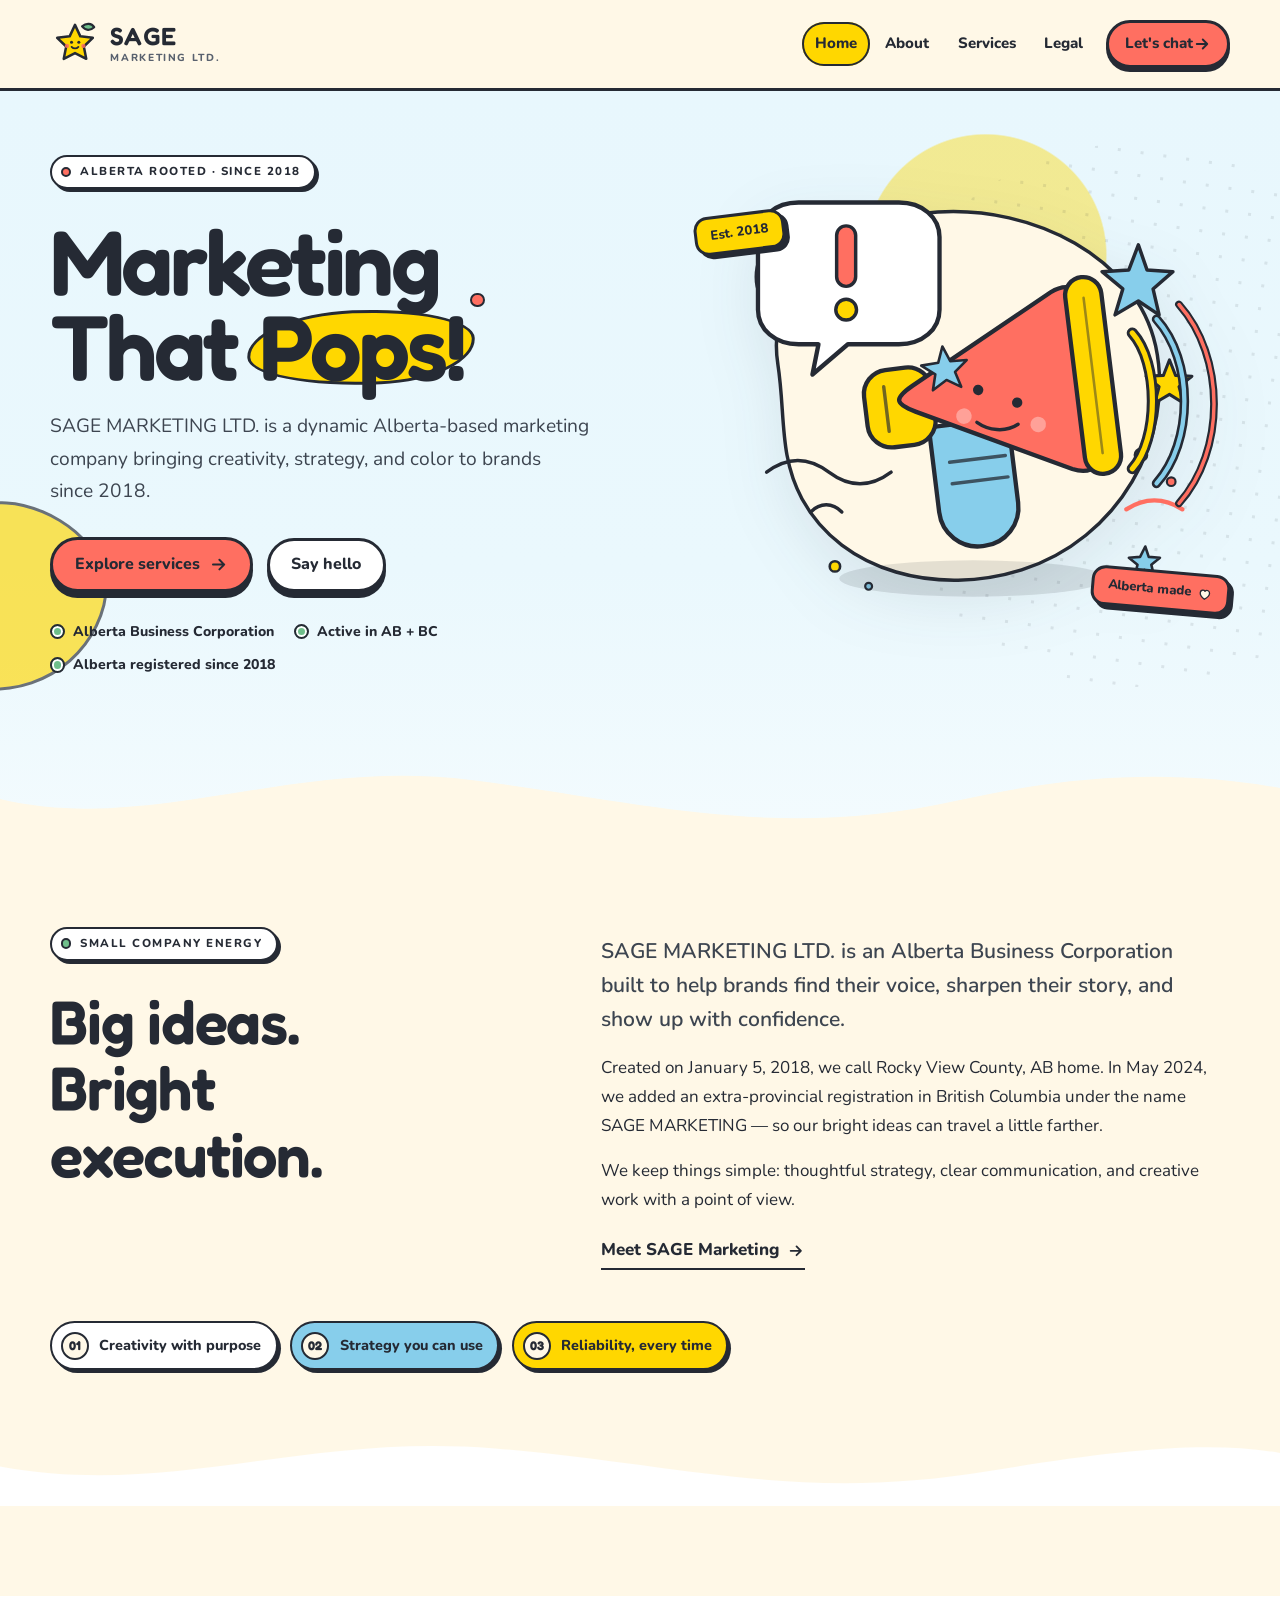
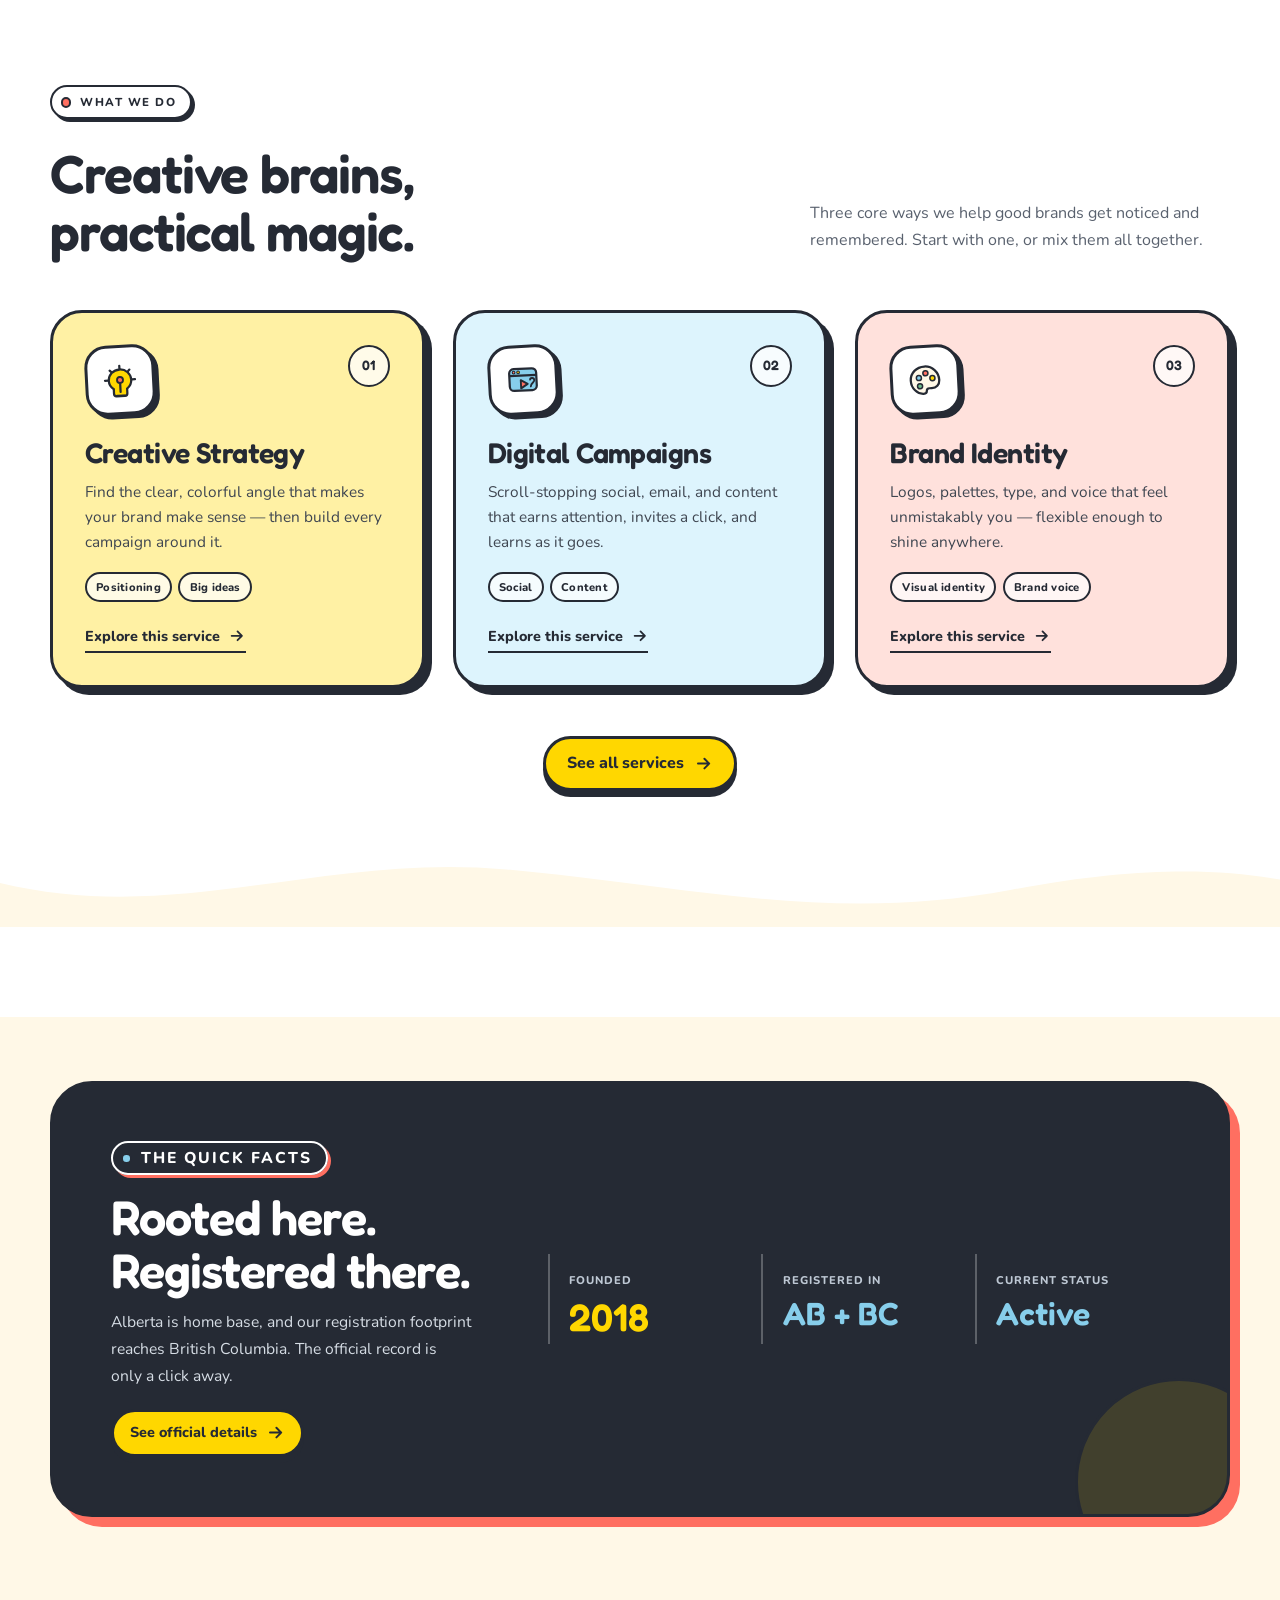
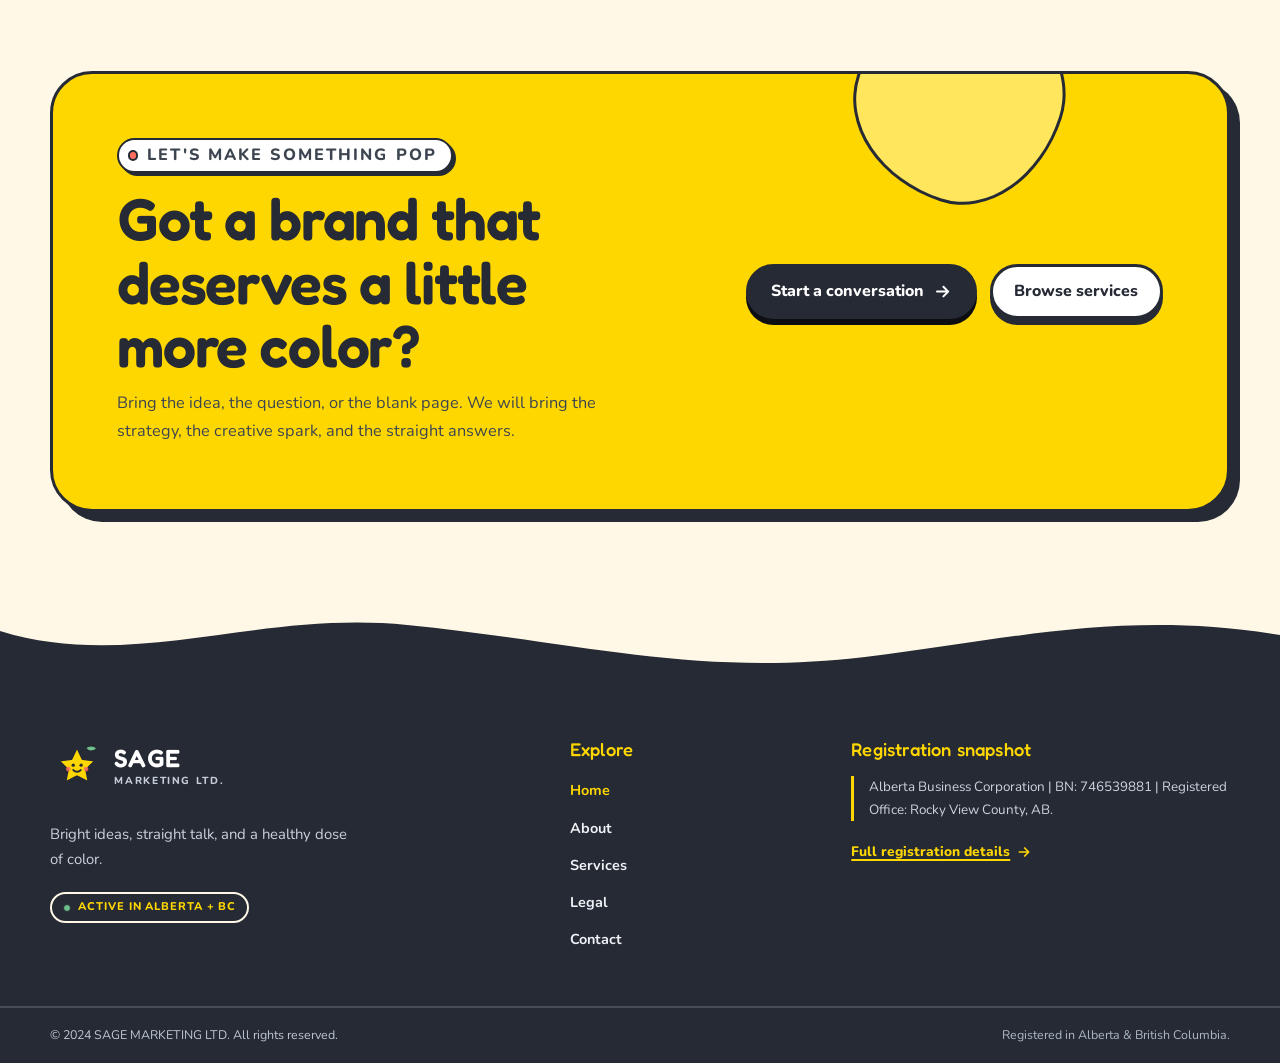
<file: index.html>
<!DOCTYPE html>
<html lang="en">
<head>
  <meta charset="utf-8">
  <meta name="viewport" content="width=device-width, initial-scale=1">
  <title>SAGE MARKETING LTD. | Marketing That Pops!</title>
  <meta name="description" content="SAGE MARKETING LTD. is an Alberta-based marketing company bringing creativity, strategy, and color to brands since 2018. Explore our services, company story, and contact options.">
  <meta name="author" content="SAGE MARKETING LTD.">
  <meta name="theme-color" content="#FFF8E7">
  <meta property="og:type" content="website">
  <meta property="og:site_name" content="SAGE MARKETING LTD.">
  <meta property="og:title" content="SAGE MARKETING LTD. | Marketing That Pops!">
  <meta property="og:description" content="Dynamic Alberta-based marketing with creativity, strategy, and color. Meet SAGE MARKETING LTD.">
  <link rel="icon" href="assets/img/favicon.svg" type="image/svg+xml">
  <link rel="preload" href="assets/fonts/fredoka-latin.woff2" as="font" type="font/woff2" crossorigin>
  <link rel="preload" href="assets/fonts/nunito-latin.woff2" as="font" type="font/woff2" crossorigin>
  <link rel="stylesheet" href="assets/css/styles.css">
  <script>document.documentElement.classList.add("js");</script>
  <script src="assets/js/main.js" defer></script>
</head>
<body class="page-home">
  <a class="skip-link" href="#main">Skip to main content</a>

  <header class="site-header" data-header>
    <div class="container header-inner">
      <a class="brand" href="index.html" aria-label="SAGE MARKETING LTD. home">
        <img class="brand__mark" src="assets/img/logo-mark.svg" alt="" width="50" height="50">
        <span class="brand__text">
          <span class="brand__name">SAGE</span>
          <span class="brand__legal">Marketing Ltd.</span>
        </span>
      </a>

      <button class="nav-toggle" type="button" aria-expanded="false" aria-controls="site-nav">
        <span class="sr-only nav-toggle-label">Open menu</span>
        <span class="nav-toggle-icon" aria-hidden="true"><span></span><span></span><span></span></span>
      </button>

      <nav class="site-nav" id="site-nav" aria-label="Primary navigation">
        <ul class="nav-list">
          <li><a class="nav-link" href="index.html" aria-current="page">Home</a></li>
          <li><a class="nav-link" href="about.html">About</a></li>
          <li><a class="nav-link" href="services.html">Services</a></li>
          <li><a class="nav-link" href="legal.html">Legal</a></li>
          <li>
            <a class="nav-link nav-link--cta" href="contact.html">
              Let's chat
              <svg xmlns="http://www.w3.org/2000/svg" viewBox="0 0 24 24" width="18" height="18" fill="none" aria-hidden="true" focusable="false">
                <path d="M5 12h14M13 6l6 6-6 6" stroke="currentColor" stroke-width="2.5" stroke-linecap="round" stroke-linejoin="round"/>
              </svg>
            </a>
          </li>
        </ul>
      </nav>
    </div>
  </header>

  <main id="main" tabindex="-1">
    <section class="home-hero" aria-labelledby="home-title">
      <div class="container hero-grid">
        <div class="hero-copy">
          <p class="eyebrow">
            <span class="eyebrow-dot" aria-hidden="true"></span>
            Alberta rooted &middot; Since 2018
          </p>
          <h1 class="hero-title" id="home-title">Marketing<br>That <span class="pop">Pops!</span></h1>
          <p class="hero-lead">SAGE MARKETING LTD. is a dynamic Alberta-based marketing company bringing creativity, strategy, and color to brands since 2018.</p>
          <div class="hero-actions">
            <a class="btn btn--primary" href="services.html">
              Explore services
              <svg xmlns="http://www.w3.org/2000/svg" viewBox="0 0 24 24" width="20" height="20" fill="none" aria-hidden="true" focusable="false">
                <path d="M5 12h14M13 6l6 6-6 6" stroke="currentColor" stroke-width="2.5" stroke-linecap="round" stroke-linejoin="round"/>
              </svg>
            </a>
            <a class="btn" href="contact.html">Say hello</a>
          </div>
          <ul class="hero-trust">
            <li>Alberta Business Corporation</li>
            <li>Active in AB + BC</li>
            <li>Alberta registered since 2018</li>
          </ul>
        </div>

        <div class="hero-art">
          <img class="hero-art__image" src="assets/img/hero-megaphone.svg" alt="A smiling coral megaphone surrounded by bright sound waves, speech bubbles, and stars." width="620" height="560" fetchpriority="high">
          <span class="sticker sticker--one">Est. 2018</span>
          <span class="sticker sticker--two">
            Alberta made
            <svg xmlns="http://www.w3.org/2000/svg" viewBox="0 0 24 24" width="18" height="18" fill="none" aria-hidden="true" focusable="false">
              <path d="M12 20s-7-4.4-7-9.2A4 4 0 0 1 12 8a4 4 0 0 1 7 2.8C19 15.6 12 20 12 20Z" fill="#FFF8E7" stroke="currentColor" stroke-width="2" stroke-linejoin="round"/>
            </svg>
          </span>
        </div>
      </div>

      <div class="wave-sep" aria-hidden="true">
        <svg viewBox="0 0 1440 88" preserveAspectRatio="none" focusable="false">
          <path d="M0,50C170,86 330,8 530,31C730,54 874,92 1080,51C1226,22 1336,23 1440,39V88H0Z" fill="#FFF8E7"/>
        </svg>
      </div>
    </section>

    <section class="section section--cream" aria-labelledby="intro-title">
      <div class="container">
        <div class="intro-layout">
          <div class="intro-heading">
            <p class="eyebrow"><span class="eyebrow-dot eyebrow-dot--sage" aria-hidden="true"></span> Small company energy</p>
            <h2 id="intro-title">Big ideas.<br>Bright execution.</h2>
          </div>
          <div class="intro-copy">
            <p class="lead-small">SAGE MARKETING LTD. is an Alberta Business Corporation built to help brands find their voice, sharpen their story, and show up with confidence.</p>
            <p>Created on January 5, 2018, we call Rocky View County, AB home. In May 2024, we added an extra-provincial registration in British Columbia under the name SAGE MARKETING — so our bright ideas can travel a little farther.</p>
            <p>We keep things simple: thoughtful strategy, clear communication, and creative work with a point of view.</p>
            <a class="text-link" href="about.html">
              Meet SAGE Marketing
              <svg xmlns="http://www.w3.org/2000/svg" viewBox="0 0 24 24" width="18" height="18" fill="none" aria-hidden="true" focusable="false">
                <path d="M5 12h14M13 6l6 6-6 6" stroke="currentColor" stroke-width="2.5" stroke-linecap="round" stroke-linejoin="round"/>
              </svg>
            </a>
          </div>
        </div>

        <ul class="value-chips">
          <li class="value-chip"><span class="value-chip__num" aria-hidden="true">01</span> Creativity with purpose</li>
          <li class="value-chip"><span class="value-chip__num" aria-hidden="true">02</span> Strategy you can use</li>
          <li class="value-chip"><span class="value-chip__num" aria-hidden="true">03</span> Reliability, every time</li>
        </ul>
      </div>

      <div class="wave-sep" aria-hidden="true">
        <svg viewBox="0 0 1440 78" preserveAspectRatio="none" focusable="false">
          <path d="M0,43C193,71 340,13 557,27C769,41 898,75 1113,47C1245,30 1354,19 1440,31V78H0Z" fill="#FFFFFF"/>
        </svg>
      </div>
    </section>

    <section class="section section--white" aria-labelledby="home-services-title">
      <div class="container">
        <div class="section-heading">
          <div>
            <p class="eyebrow"><span class="eyebrow-dot" aria-hidden="true"></span> What we do</p>
            <h2 id="home-services-title">Creative brains,<br>practical magic.</h2>
          </div>
          <p class="section-heading__intro">Three core ways we help good brands get noticed and remembered. Start with one, or mix them all together.</p>
        </div>

        <div class="service-grid">
          <article class="service-card service-card--sun">
            <div class="service-card__top">
              <span class="service-icon" aria-hidden="true">
                <svg xmlns="http://www.w3.org/2000/svg" viewBox="0 0 48 48" fill="none" focusable="false">
                  <path d="M24 5v4M8 24H4M44 24h-4M10.8 10.8l2.9 2.9M37.2 10.8l-2.9 2.9" stroke="#252A34" stroke-width="3" stroke-linecap="round"/>
                  <path d="M24 10c-8.3 0-15 6.4-15 14.3 0 4.8 2.4 9 6.1 11.6v6.2c0 1.9 1.5 3.4 3.4 3.4h11c1.9 0 3.4-1.5 3.4-3.4v-6.2c3.7-2.6 6.1-6.8 6.1-11.6C39 16.4 32.3 10 24 10Z" fill="#FFD700" stroke="#252A34" stroke-width="3"/>
                  <path d="M19 45h10M24 29v11" stroke="#252A34" stroke-width="3" stroke-linecap="round"/>
                  <circle cx="24" cy="24" r="4" fill="#FF6F61" stroke="#252A34" stroke-width="2.5"/>
                </svg>
              </span>
              <span class="card-num" aria-hidden="true">01</span>
            </div>
            <h3>Creative Strategy</h3>
            <p>Find the clear, colorful angle that makes your brand make sense — then build every campaign around it.</p>
            <ul class="service-card__tags">
              <li>Positioning</li>
              <li>Big ideas</li>
            </ul>
            <a class="text-link" href="services.html#creative-strategy" aria-label="Explore Creative Strategy">
              Explore this service
              <svg xmlns="http://www.w3.org/2000/svg" viewBox="0 0 24 24" width="18" height="18" fill="none" aria-hidden="true" focusable="false">
                <path d="M5 12h14M13 6l6 6-6 6" stroke="currentColor" stroke-width="2.5" stroke-linecap="round" stroke-linejoin="round"/>
              </svg>
            </a>
          </article>

          <article class="service-card service-card--sky">
            <div class="service-card__top">
              <span class="service-icon" aria-hidden="true">
                <svg xmlns="http://www.w3.org/2000/svg" viewBox="0 0 48 48" fill="none" focusable="false">
                  <rect x="6" y="9" width="36" height="29" rx="6" fill="#87CEEB" stroke="#252A34" stroke-width="3"/>
                  <path d="M6 18h36" stroke="#252A34" stroke-width="3"/>
                  <circle cx="12" cy="13.5" r="1.8" fill="#FF6F61" stroke="#252A34" stroke-width="1.5"/>
                  <circle cx="18" cy="13.5" r="1.8" fill="#FFD700" stroke="#252A34" stroke-width="1.5"/>
                  <path d="m21 24 9 5.5-9 5.5V24Z" fill="#FF6F61" stroke="#252A34" stroke-width="2.5" stroke-linejoin="round"/>
                  <path d="M34 33c0-4 5-5 5-8 0-2-1.5-3-3-3s-2.5 1-2.5 2" stroke="#252A34" stroke-width="2.5" stroke-linecap="round"/>
                </svg>
              </span>
              <span class="card-num" aria-hidden="true">02</span>
            </div>
            <h3>Digital Campaigns</h3>
            <p>Scroll-stopping social, email, and content that earns attention, invites a click, and learns as it goes.</p>
            <ul class="service-card__tags">
              <li>Social</li>
              <li>Content</li>
            </ul>
            <a class="text-link" href="services.html#digital-campaigns" aria-label="Explore Digital Campaigns">
              Explore this service
              <svg xmlns="http://www.w3.org/2000/svg" viewBox="0 0 24 24" width="18" height="18" fill="none" aria-hidden="true" focusable="false">
                <path d="M5 12h14M13 6l6 6-6 6" stroke="currentColor" stroke-width="2.5" stroke-linecap="round" stroke-linejoin="round"/>
              </svg>
            </a>
          </article>

          <article class="service-card service-card--coral">
            <div class="service-card__top">
              <span class="service-icon" aria-hidden="true">
                <svg xmlns="http://www.w3.org/2000/svg" viewBox="0 0 48 48" fill="none" focusable="false">
                  <path d="M24 6c10.5 0 19 8.5 19 19 0 6.1-4.4 10.3-10.5 10.3h-3.1c-2.2 0-3.7 1.3-3.7 3.3 0 2.4-1.8 3.7-4.4 3.7C13 42.3 5 34.3 5 24S13.5 6 24 6Z" fill="#FFF8E7" stroke="#252A34" stroke-width="3"/>
                  <circle cx="16" cy="21" r="3.4" fill="#87CEEB" stroke="#252A34" stroke-width="2"/>
                  <circle cx="25" cy="15" r="3.4" fill="#FF6F61" stroke="#252A34" stroke-width="2"/>
                  <circle cx="34" cy="22" r="3.4" fill="#FFD700" stroke="#252A34" stroke-width="2"/>
                  <circle cx="17" cy="32" r="3.4" fill="#6FBF8B" stroke="#252A34" stroke-width="2"/>
                </svg>
              </span>
              <span class="card-num" aria-hidden="true">03</span>
            </div>
            <h3>Brand Identity</h3>
            <p>Logos, palettes, type, and voice that feel unmistakably you — flexible enough to shine anywhere.</p>
            <ul class="service-card__tags">
              <li>Visual identity</li>
              <li>Brand voice</li>
            </ul>
            <a class="text-link" href="services.html#brand-identity" aria-label="Explore Brand Identity">
              Explore this service
              <svg xmlns="http://www.w3.org/2000/svg" viewBox="0 0 24 24" width="18" height="18" fill="none" aria-hidden="true" focusable="false">
                <path d="M5 12h14M13 6l6 6-6 6" stroke="currentColor" stroke-width="2.5" stroke-linecap="round" stroke-linejoin="round"/>
              </svg>
            </a>
          </article>
        </div>

        <div class="section-link-row">
          <a class="btn btn--yellow" href="services.html">
            See all services
            <svg xmlns="http://www.w3.org/2000/svg" viewBox="0 0 24 24" width="20" height="20" fill="none" aria-hidden="true" focusable="false">
              <path d="M5 12h14M13 6l6 6-6 6" stroke="currentColor" stroke-width="2.5" stroke-linecap="round" stroke-linejoin="round"/>
            </svg>
          </a>
        </div>
      </div>

      <div class="wave-sep" aria-hidden="true">
        <svg viewBox="0 0 1440 78" preserveAspectRatio="none" focusable="false">
          <path d="M0,39C201,77 363,12 570,27C777,42 935,75 1138,45C1277,24 1370,26 1440,36V78H0Z" fill="#FFF8E7"/>
        </svg>
      </div>
    </section>

    <section class="section section--cream section--tight" aria-labelledby="quick-facts-title">
      <div class="container">
        <div class="stats-panel">
          <div>
            <p class="eyebrow"><span class="eyebrow-dot eyebrow-dot--sky" aria-hidden="true"></span> The quick facts</p>
            <h2 id="quick-facts-title">Rooted here.<br>Registered there.</h2>
            <p>Alberta is home base, and our registration footprint reaches British Columbia. The official record is only a click away.</p>
            <a class="btn btn--yellow btn--small" href="legal.html">
              See official details
              <svg xmlns="http://www.w3.org/2000/svg" viewBox="0 0 24 24" width="18" height="18" fill="none" aria-hidden="true" focusable="false">
                <path d="M5 12h14M13 6l6 6-6 6" stroke="currentColor" stroke-width="2.5" stroke-linecap="round" stroke-linejoin="round"/>
              </svg>
            </a>
          </div>
          <dl class="stats-grid">
            <div class="stat">
              <dt>Founded</dt>
              <dd>2018</dd>
            </div>
            <div class="stat">
              <dt>Registered in</dt>
              <dd class="stat--word">AB + BC</dd>
            </div>
            <div class="stat">
              <dt>Current status</dt>
              <dd class="stat--word">Active</dd>
            </div>
          </dl>
        </div>
      </div>
    </section>

    <section class="section section--cream" aria-labelledby="home-cta-title">
      <div class="container">
        <div class="cta-panel">
          <div>
            <p class="eyebrow"><span class="eyebrow-dot" aria-hidden="true"></span> Let's make something pop</p>
            <h2 id="home-cta-title">Got a brand that deserves a little more color?</h2>
            <p>Bring the idea, the question, or the blank page. We will bring the strategy, the creative spark, and the straight answers.</p>
          </div>
          <div class="cta-actions">
            <a class="btn btn--dark" href="contact.html">
              Start a conversation
              <svg xmlns="http://www.w3.org/2000/svg" viewBox="0 0 24 24" width="20" height="20" fill="none" aria-hidden="true" focusable="false">
                <path d="M5 12h14M13 6l6 6-6 6" stroke="currentColor" stroke-width="2.5" stroke-linecap="round" stroke-linejoin="round"/>
              </svg>
            </a>
            <a class="btn" href="services.html">Browse services</a>
          </div>
        </div>
      </div>
    </section>
  </main>

  <footer class="site-footer">
    <div class="footer-wave" aria-hidden="true">
      <svg viewBox="0 0 1440 78" preserveAspectRatio="none" focusable="false">
        <path d="M0,78V29C150,70 287,8 458,23C651,40 781,75 973,55C1133,38 1263,7 1440,33V78Z" fill="#252A34"/>
      </svg>
    </div>
    <div class="footer-main">
      <div class="container footer-grid">
        <div class="footer-brand">
          <a class="brand" href="index.html" aria-label="SAGE MARKETING LTD. home">
            <img class="brand__mark" src="assets/img/logo-mark.svg" alt="" width="54" height="54">
            <span class="brand__text">
              <span class="brand__name">SAGE</span>
              <span class="brand__legal">Marketing Ltd.</span>
            </span>
          </a>
          <p class="footer-tagline">Bright ideas, straight talk, and a healthy dose of color.</p>
          <span class="footer-badge">Active in Alberta + BC</span>
        </div>

        <nav class="footer-col" aria-label="Footer navigation">
          <h2>Explore</h2>
          <ul class="footer-links">
            <li><a href="index.html" aria-current="page">Home</a></li>
            <li><a href="about.html">About</a></li>
            <li><a href="services.html">Services</a></li>
            <li><a href="legal.html">Legal</a></li>
            <li><a href="contact.html">Contact</a></li>
          </ul>
        </nav>

        <div class="footer-col footer-col--legal">
          <h2>Registration snapshot</h2>
          <p class="footer-legal-summary">Alberta Business Corporation | BN: 746539881 | Registered Office: Rocky View County, AB.</p>
          <a class="footer-legal-link" href="legal.html">
            Full registration details
            <svg xmlns="http://www.w3.org/2000/svg" viewBox="0 0 24 24" width="18" height="18" fill="none" aria-hidden="true" focusable="false">
              <path d="M5 12h14M13 6l6 6-6 6" stroke="currentColor" stroke-width="2.5" stroke-linecap="round" stroke-linejoin="round"/>
            </svg>
          </a>
        </div>
      </div>

      <div class="footer-bottom">
        <div class="container footer-bottom-inner">
          <p>© 2024 SAGE MARKETING LTD. All rights reserved.</p>
          <p>Registered in Alberta &amp; British Columbia.</p>
        </div>
      </div>
    </div>
  </footer>
</body>
</html>
</file>
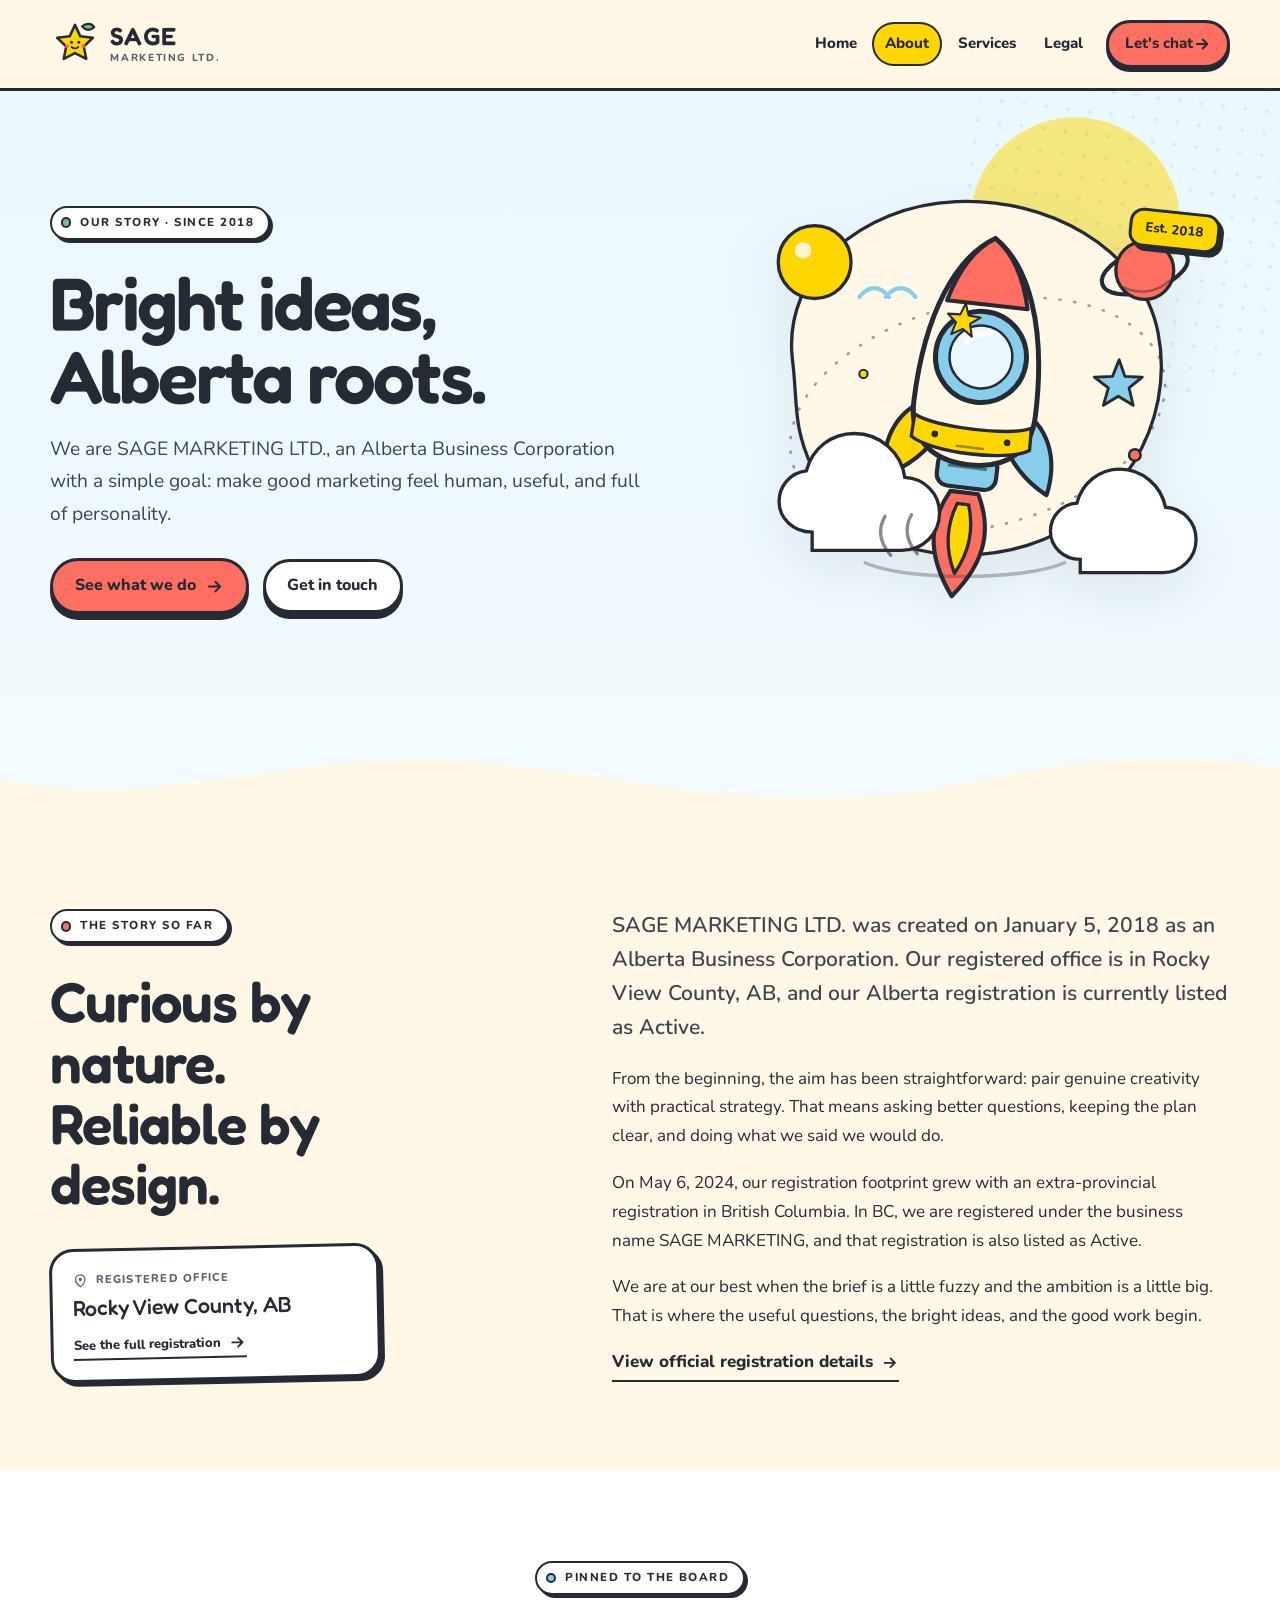
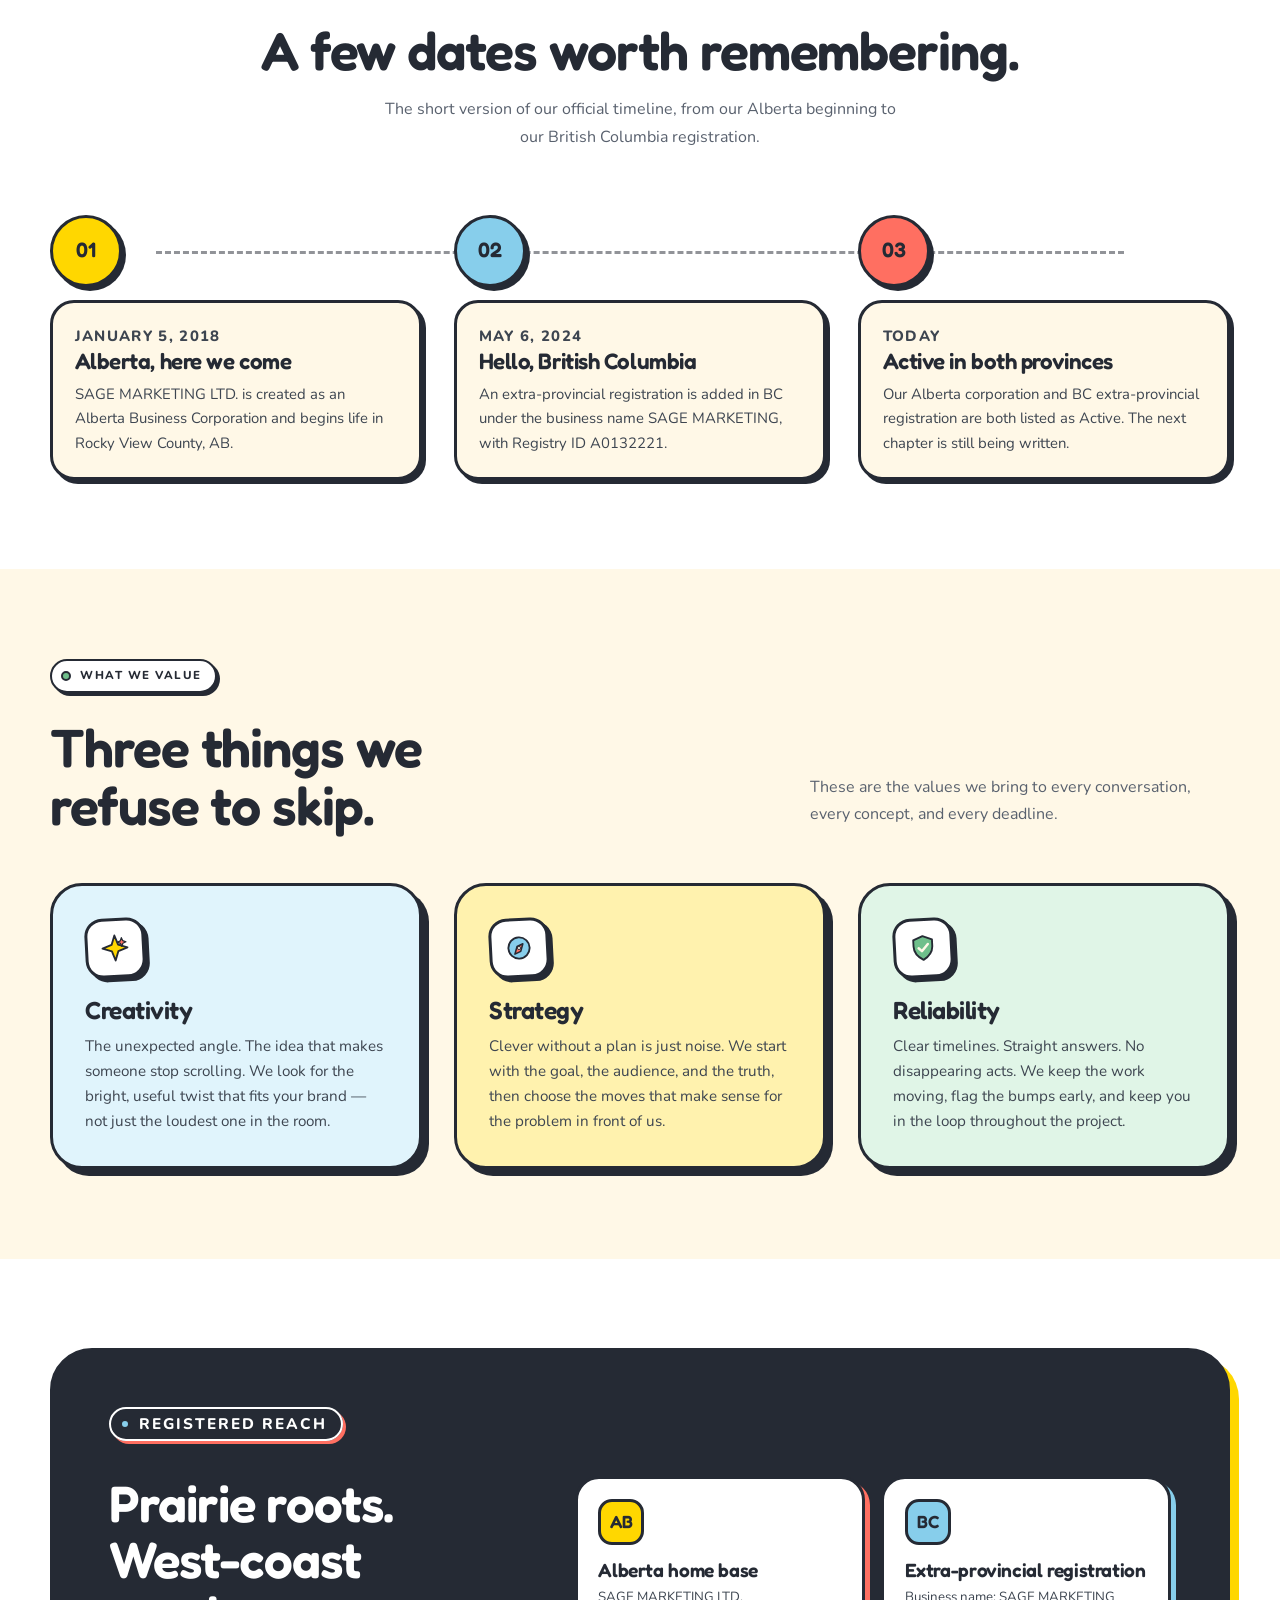
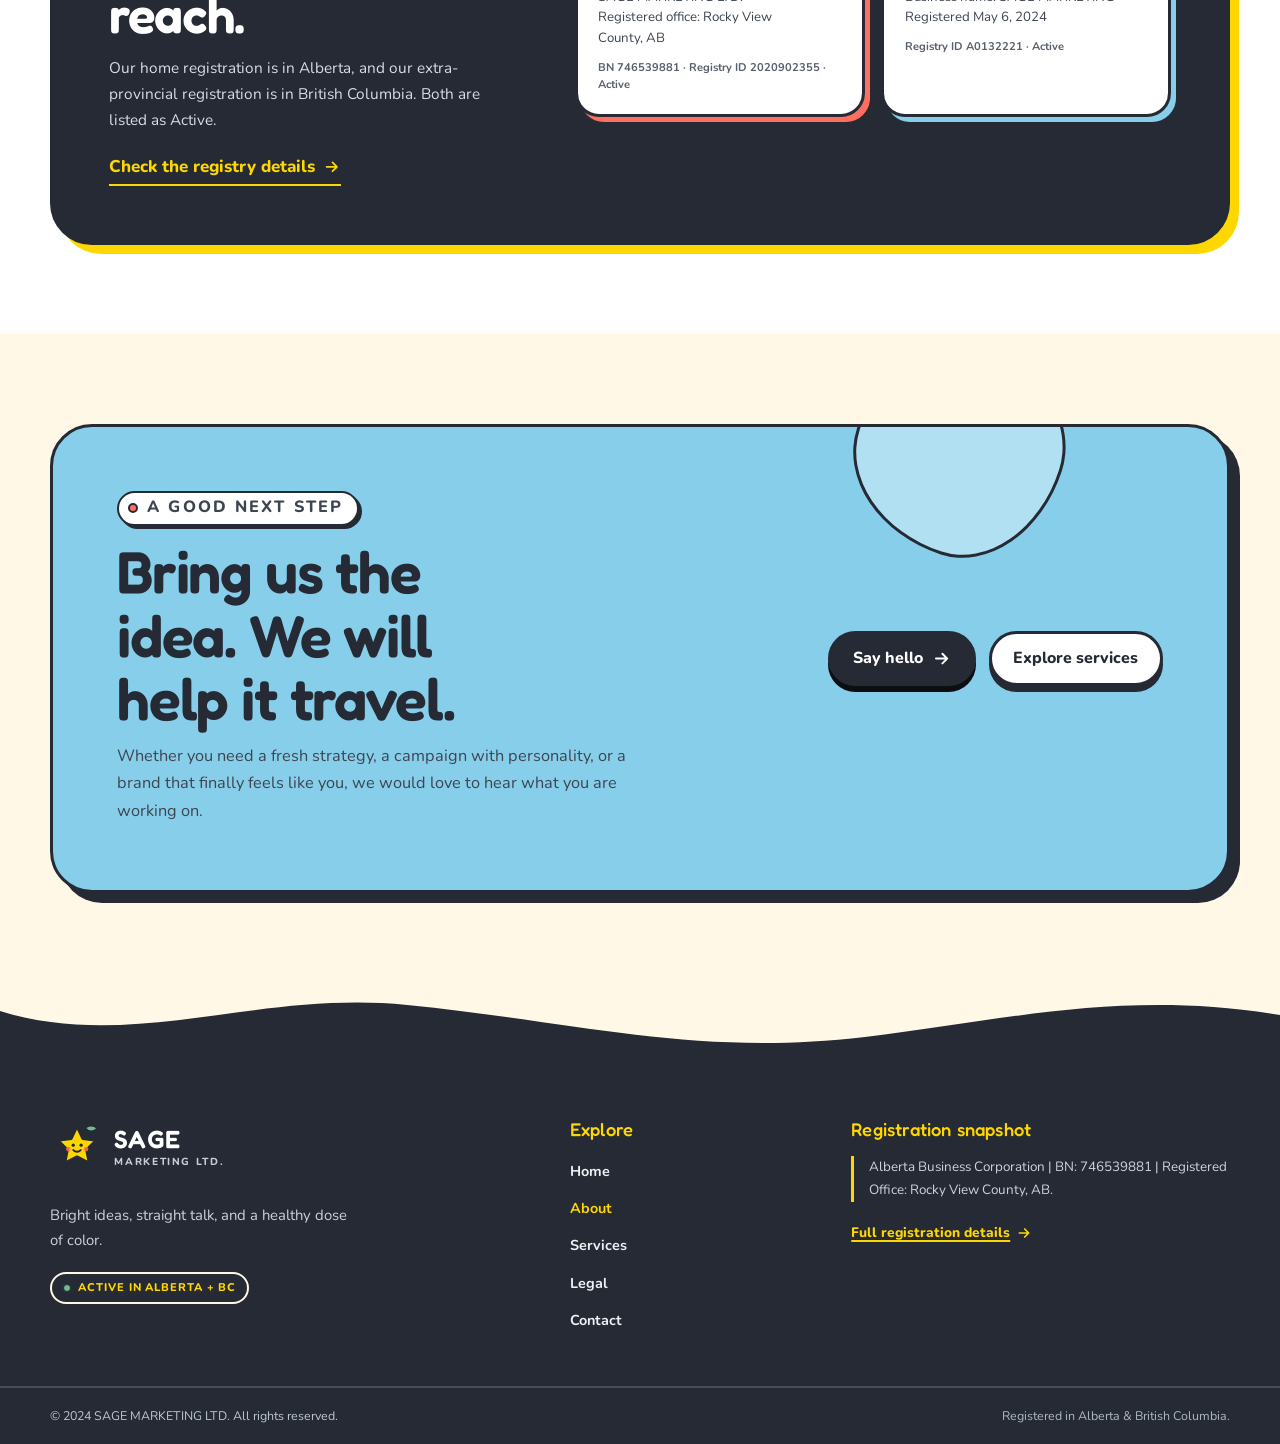
<file: about.html>
<!DOCTYPE html>
<html lang="en">
<head>
  <meta charset="utf-8">
  <meta name="viewport" content="width=device-width, initial-scale=1">
  <title>About SAGE MARKETING LTD. | Alberta Roots, Bright Ideas</title>
  <meta name="description" content="Learn about SAGE MARKETING LTD., an Alberta Business Corporation founded on January 5, 2018, with an active extra-provincial registration in British Columbia.">
  <meta name="author" content="SAGE MARKETING LTD.">
  <meta name="theme-color" content="#FFF8E7">
  <meta property="og:type" content="website">
  <meta property="og:site_name" content="SAGE MARKETING LTD.">
  <meta property="og:title" content="About SAGE MARKETING LTD. | Alberta Roots, Bright Ideas">
  <meta property="og:description" content="Meet the Alberta marketing company with creativity, strategy, and reliability at its core.">
  <link rel="icon" href="assets/img/favicon.svg" type="image/svg+xml">
  <link rel="preload" href="assets/fonts/fredoka-latin.woff2" as="font" type="font/woff2" crossorigin>
  <link rel="preload" href="assets/fonts/nunito-latin.woff2" as="font" type="font/woff2" crossorigin>
  <link rel="stylesheet" href="assets/css/styles.css">
  <script>document.documentElement.classList.add("js");</script>
  <script src="assets/js/main.js" defer></script>
</head>
<body class="page-about">
  <a class="skip-link" href="#main">Skip to main content</a>

  <header class="site-header" data-header>
    <div class="container header-inner">
      <a class="brand" href="index.html" aria-label="SAGE MARKETING LTD. home">
        <img class="brand__mark" src="assets/img/logo-mark.svg" alt="" width="50" height="50">
        <span class="brand__text">
          <span class="brand__name">SAGE</span>
          <span class="brand__legal">Marketing Ltd.</span>
        </span>
      </a>

      <button class="nav-toggle" type="button" aria-expanded="false" aria-controls="site-nav">
        <span class="sr-only nav-toggle-label">Open menu</span>
        <span class="nav-toggle-icon" aria-hidden="true"><span></span><span></span><span></span></span>
      </button>

      <nav class="site-nav" id="site-nav" aria-label="Primary navigation">
        <ul class="nav-list">
          <li><a class="nav-link" href="index.html">Home</a></li>
          <li><a class="nav-link" href="about.html" aria-current="page">About</a></li>
          <li><a class="nav-link" href="services.html">Services</a></li>
          <li><a class="nav-link" href="legal.html">Legal</a></li>
          <li>
            <a class="nav-link nav-link--cta" href="contact.html">
              Let's chat
              <svg xmlns="http://www.w3.org/2000/svg" viewBox="0 0 24 24" width="18" height="18" fill="none" aria-hidden="true" focusable="false">
                <path d="M5 12h14M13 6l6 6-6 6" stroke="currentColor" stroke-width="2.5" stroke-linecap="round" stroke-linejoin="round"/>
              </svg>
            </a>
          </li>
        </ul>
      </nav>
    </div>
  </header>

  <main id="main" tabindex="-1">
    <section class="page-hero page-hero--about" aria-labelledby="about-title">
      <div class="container page-hero-grid">
        <div>
          <p class="eyebrow"><span class="eyebrow-dot eyebrow-dot--sage" aria-hidden="true"></span> Our story &middot; Since 2018</p>
          <h1 id="about-title">Bright ideas,<br>Alberta roots.</h1>
          <p class="lead">We are SAGE MARKETING LTD., an Alberta Business Corporation with a simple goal: make good marketing feel human, useful, and full of personality.</p>
          <div class="button-row">
            <a class="btn btn--primary" href="services.html">
              See what we do
              <svg xmlns="http://www.w3.org/2000/svg" viewBox="0 0 24 24" width="20" height="20" fill="none" aria-hidden="true" focusable="false">
                <path d="M5 12h14M13 6l6 6-6 6" stroke="currentColor" stroke-width="2.5" stroke-linecap="round" stroke-linejoin="round"/>
              </svg>
            </a>
            <a class="btn" href="contact.html">Get in touch</a>
          </div>
        </div>

        <div class="page-hero-art">
          <img src="assets/img/rocket.svg" alt="A cheerful cartoon rocket blasting through space past a ringed planet, clouds, and stars." width="620" height="600">
          <span class="sticker sticker--est">Est. 2018</span>
        </div>
      </div>

      <div class="wave-sep" aria-hidden="true">
        <svg viewBox="0 0 1440 88" preserveAspectRatio="none" focusable="false">
          <path d="M0,47C170,83 350,11 548,31C748,51 892,88 1098,49C1241,22 1344,20 1440,37V88H0Z" fill="#FFF8E7"/>
        </svg>
      </div>
    </section>

    <section class="section section--cream" aria-labelledby="story-title">
      <div class="container story-grid">
        <div class="story-heading">
          <p class="eyebrow"><span class="eyebrow-dot" aria-hidden="true"></span> The story so far</p>
          <h2 id="story-title">Curious by nature.<br>Reliable by design.</h2>
          <div class="mini-reg-card">
            <span class="mini-reg-card__label">
              <svg xmlns="http://www.w3.org/2000/svg" viewBox="0 0 24 24" width="16" height="16" fill="none" aria-hidden="true" focusable="false">
                <path d="M12 21s7-5.2 7-11a7 7 0 1 0-14 0c0 5.8 7 11 7 11Z" stroke="currentColor" stroke-width="2" stroke-linejoin="round"/>
                <circle cx="12" cy="10" r="2.5" fill="currentColor"/>
              </svg>
              Registered office
            </span>
            <strong>Rocky View County, AB</strong>
            <a class="text-link" href="legal.html">
              See the full registration
              <svg xmlns="http://www.w3.org/2000/svg" viewBox="0 0 24 24" width="16" height="16" fill="none" aria-hidden="true" focusable="false">
                <path d="M5 12h14M13 6l6 6-6 6" stroke="currentColor" stroke-width="2.5" stroke-linecap="round" stroke-linejoin="round"/>
              </svg>
            </a>
          </div>
        </div>

        <div class="story-body">
          <p class="lead-small">SAGE MARKETING LTD. was created on January 5, 2018 as an Alberta Business Corporation. Our registered office is in Rocky View County, AB, and our Alberta registration is currently listed as Active.</p>
          <p>From the beginning, the aim has been straightforward: pair genuine creativity with practical strategy. That means asking better questions, keeping the plan clear, and doing what we said we would do.</p>
          <p>On May 6, 2024, our registration footprint grew with an extra-provincial registration in British Columbia. In BC, we are registered under the business name SAGE MARKETING, and that registration is also listed as Active.</p>
          <p>We are at our best when the brief is a little fuzzy and the ambition is a little big. That is where the useful questions, the bright ideas, and the good work begin.</p>
          <a class="text-link" href="legal.html">
            View official registration details
            <svg xmlns="http://www.w3.org/2000/svg" viewBox="0 0 24 24" width="18" height="18" fill="none" aria-hidden="true" focusable="false">
              <path d="M5 12h14M13 6l6 6-6 6" stroke="currentColor" stroke-width="2.5" stroke-linecap="round" stroke-linejoin="round"/>
            </svg>
          </a>
        </div>
      </div>
    </section>

    <section class="section section--white" aria-labelledby="timeline-title">
      <div class="container">
        <div class="section-heading section-heading--center">
          <p class="eyebrow"><span class="eyebrow-dot eyebrow-dot--sky" aria-hidden="true"></span> Pinned to the board</p>
          <h2 id="timeline-title">A few dates worth remembering.</h2>
          <p class="section-heading__intro">The short version of our official timeline, from our Alberta beginning to our British Columbia registration.</p>
        </div>

        <ol class="timeline">
          <li class="timeline-item">
            <span class="timeline-marker" aria-hidden="true">01</span>
            <div class="timeline-card">
              <p class="timeline-date"><time datetime="2018-01-05">January 5, 2018</time></p>
              <h3>Alberta, here we come</h3>
              <p>SAGE MARKETING LTD. is created as an Alberta Business Corporation and begins life in Rocky View County, AB.</p>
            </div>
          </li>
          <li class="timeline-item">
            <span class="timeline-marker" aria-hidden="true">02</span>
            <div class="timeline-card">
              <p class="timeline-date"><time datetime="2024-05-06">May 6, 2024</time></p>
              <h3>Hello, British Columbia</h3>
              <p>An extra-provincial registration is added in BC under the business name SAGE MARKETING, with Registry ID A0132221.</p>
            </div>
          </li>
          <li class="timeline-item">
            <span class="timeline-marker" aria-hidden="true">03</span>
            <div class="timeline-card">
              <p class="timeline-date">Today</p>
              <h3>Active in both provinces</h3>
              <p>Our Alberta corporation and BC extra-provincial registration are both listed as Active. The next chapter is still being written.</p>
            </div>
          </li>
        </ol>
      </div>
    </section>

    <section class="section section--cream" aria-labelledby="values-title">
      <div class="container">
        <div class="section-heading">
          <div>
            <p class="eyebrow"><span class="eyebrow-dot eyebrow-dot--sage" aria-hidden="true"></span> What we value</p>
            <h2 id="values-title">Three things we<br>refuse to skip.</h2>
          </div>
          <p class="section-heading__intro">These are the values we bring to every conversation, every concept, and every deadline.</p>
        </div>

        <div class="values-grid">
          <article class="value-card">
            <span class="value-icon" aria-hidden="true">
              <svg xmlns="http://www.w3.org/2000/svg" viewBox="0 0 48 48" fill="none" focusable="false">
                <path d="m24 4 5.2 14.8L44 24l-14.8 5.2L24 44l-5.2-14.8L4 24l14.8-5.2L24 4Z" fill="#FFD700" stroke="#252A34" stroke-width="3" stroke-linejoin="round"/>
                <path d="m35 8 2 5 5 2-5 2-2 5-2-5-5-2 5-2 2-5Z" fill="#FF6F61" stroke="#252A34" stroke-width="2" stroke-linejoin="round"/>
              </svg>
            </span>
            <h3>Creativity</h3>
            <p>The unexpected angle. The idea that makes someone stop scrolling. We look for the bright, useful twist that fits your brand — not just the loudest one in the room.</p>
          </article>

          <article class="value-card">
            <span class="value-icon" aria-hidden="true">
              <svg xmlns="http://www.w3.org/2000/svg" viewBox="0 0 48 48" fill="none" focusable="false">
                <circle cx="24" cy="24" r="17" fill="#87CEEB" stroke="#252A34" stroke-width="3"/>
                <path d="m30.5 17.5-4 12-9.5 4 4-12 9.5-4Z" fill="#FF6F61" stroke="#252A34" stroke-width="2.5" stroke-linejoin="round"/>
                <circle cx="24" cy="24" r="2.5" fill="#FFF8E7" stroke="#252A34" stroke-width="1.5"/>
              </svg>
            </span>
            <h3>Strategy</h3>
            <p>Clever without a plan is just noise. We start with the goal, the audience, and the truth, then choose the moves that make sense for the problem in front of us.</p>
          </article>

          <article class="value-card">
            <span class="value-icon" aria-hidden="true">
              <svg xmlns="http://www.w3.org/2000/svg" viewBox="0 0 48 48" fill="none" focusable="false">
                <path d="M24 5 39 11v10c0 10-6.5 17.1-15 22-8.5-4.9-15-12-15-22V11l15-6Z" fill="#6FBF8B" stroke="#252A34" stroke-width="3" stroke-linejoin="round"/>
                <path d="m17 24 5 5 10-11" fill="none" stroke="#FFF8E7" stroke-width="4" stroke-linecap="round" stroke-linejoin="round"/>
              </svg>
            </span>
            <h3>Reliability</h3>
            <p>Clear timelines. Straight answers. No disappearing acts. We keep the work moving, flag the bumps early, and keep you in the loop throughout the project.</p>
          </article>
        </div>
      </div>
    </section>

    <section class="section section--white" aria-labelledby="footprint-title">
      <div class="container">
        <div class="footprint-panel">
          <div class="footprint-copy">
            <p class="eyebrow"><span class="eyebrow-dot eyebrow-dot--sky" aria-hidden="true"></span> Registered reach</p>
            <h2 id="footprint-title">Prairie roots.<br>West-coast reach.</h2>
            <p>Our home registration is in Alberta, and our extra-provincial registration is in British Columbia. Both are listed as Active.</p>
            <a class="text-link" href="legal.html">
              Check the registry details
              <svg xmlns="http://www.w3.org/2000/svg" viewBox="0 0 24 24" width="18" height="18" fill="none" aria-hidden="true" focusable="false">
                <path d="M5 12h14M13 6l6 6-6 6" stroke="currentColor" stroke-width="2.5" stroke-linecap="round" stroke-linejoin="round"/>
              </svg>
            </a>
          </div>

          <div class="province-cards">
            <article class="province-card">
              <span class="province-card__code" aria-hidden="true">AB</span>
              <h3>Alberta home base</h3>
              <p>SAGE MARKETING LTD.<br>Registered office: Rocky View County, AB</p>
              <small>BN 746539881 &middot; Registry ID 2020902355 &middot; Active</small>
            </article>
            <article class="province-card">
              <span class="province-card__code" aria-hidden="true">BC</span>
              <h3>Extra-provincial registration</h3>
              <p>Business name: SAGE MARKETING<br>Registered May 6, 2024</p>
              <small>Registry ID A0132221 &middot; Active</small>
            </article>
          </div>
        </div>
      </div>
    </section>

    <section class="section section--cream" aria-labelledby="about-cta-title">
      <div class="container">
        <div class="cta-panel cta-panel--sky">
          <div>
            <p class="eyebrow"><span class="eyebrow-dot" aria-hidden="true"></span> A good next step</p>
            <h2 id="about-cta-title">Bring us the idea. We will help it travel.</h2>
            <p>Whether you need a fresh strategy, a campaign with personality, or a brand that finally feels like you, we would love to hear what you are working on.</p>
          </div>
          <div class="cta-actions">
            <a class="btn btn--dark" href="contact.html">
              Say hello
              <svg xmlns="http://www.w3.org/2000/svg" viewBox="0 0 24 24" width="20" height="20" fill="none" aria-hidden="true" focusable="false">
                <path d="M5 12h14M13 6l6 6-6 6" stroke="currentColor" stroke-width="2.5" stroke-linecap="round" stroke-linejoin="round"/>
              </svg>
            </a>
            <a class="btn" href="services.html">Explore services</a>
          </div>
        </div>
      </div>
    </section>
  </main>

  <footer class="site-footer">
    <div class="footer-wave" aria-hidden="true">
      <svg viewBox="0 0 1440 78" preserveAspectRatio="none" focusable="false">
        <path d="M0,78V29C150,70 287,8 458,23C651,40 781,75 973,55C1133,38 1263,7 1440,33V78Z" fill="#252A34"/>
      </svg>
    </div>
    <div class="footer-main">
      <div class="container footer-grid">
        <div class="footer-brand">
          <a class="brand" href="index.html" aria-label="SAGE MARKETING LTD. home">
            <img class="brand__mark" src="assets/img/logo-mark.svg" alt="" width="54" height="54">
            <span class="brand__text">
              <span class="brand__name">SAGE</span>
              <span class="brand__legal">Marketing Ltd.</span>
            </span>
          </a>
          <p class="footer-tagline">Bright ideas, straight talk, and a healthy dose of color.</p>
          <span class="footer-badge">Active in Alberta + BC</span>
        </div>

        <nav class="footer-col" aria-label="Footer navigation">
          <h2>Explore</h2>
          <ul class="footer-links">
            <li><a href="index.html">Home</a></li>
            <li><a href="about.html" aria-current="page">About</a></li>
            <li><a href="services.html">Services</a></li>
            <li><a href="legal.html">Legal</a></li>
            <li><a href="contact.html">Contact</a></li>
          </ul>
        </nav>

        <div class="footer-col footer-col--legal">
          <h2>Registration snapshot</h2>
          <p class="footer-legal-summary">Alberta Business Corporation | BN: 746539881 | Registered Office: Rocky View County, AB.</p>
          <a class="footer-legal-link" href="legal.html">
            Full registration details
            <svg xmlns="http://www.w3.org/2000/svg" viewBox="0 0 24 24" width="18" height="18" fill="none" aria-hidden="true" focusable="false">
              <path d="M5 12h14M13 6l6 6-6 6" stroke="currentColor" stroke-width="2.5" stroke-linecap="round" stroke-linejoin="round"/>
            </svg>
          </a>
        </div>
      </div>

      <div class="footer-bottom">
        <div class="container footer-bottom-inner">
          <p>© 2024 SAGE MARKETING LTD. All rights reserved.</p>
          <p>Registered in Alberta &amp; British Columbia.</p>
        </div>
      </div>
    </div>
  </footer>
</body>
</html>
</file>
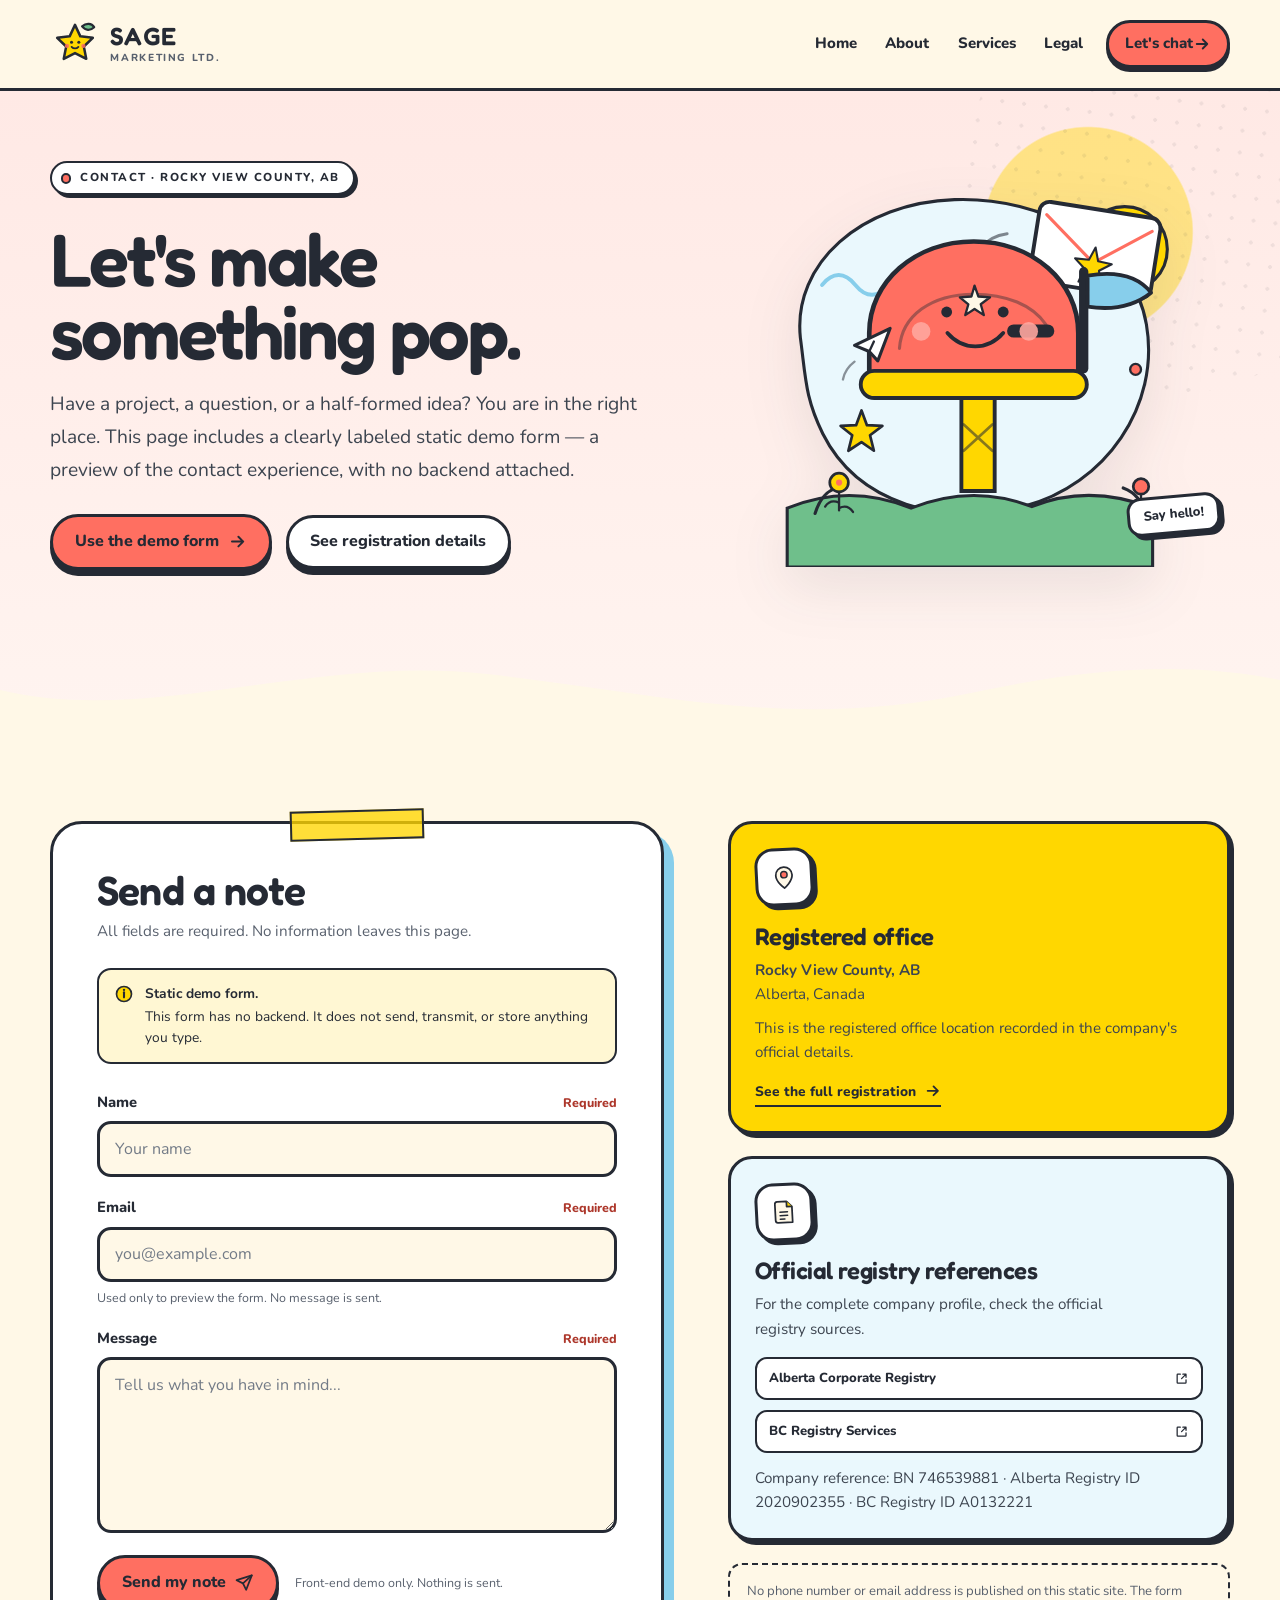
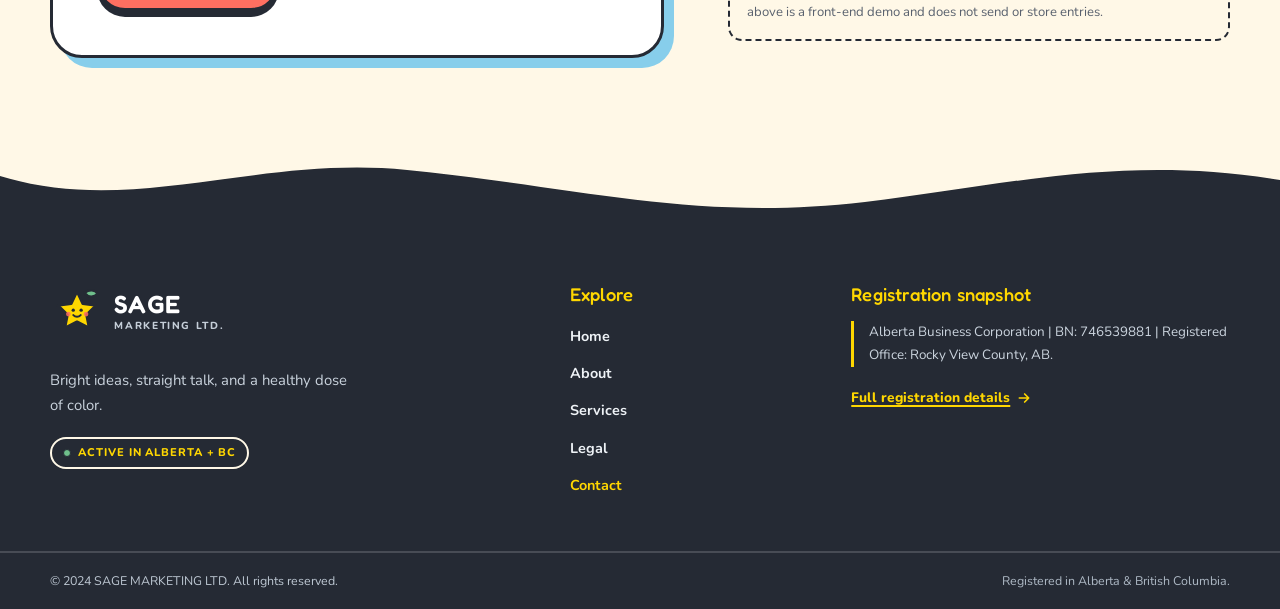
<file: contact.html>
<!DOCTYPE html>
<html lang="en">
<head>
  <meta charset="utf-8">
  <meta name="viewport" content="width=device-width, initial-scale=1">
  <title>Contact | SAGE MARKETING LTD.</title>
  <meta name="description" content="Contact SAGE MARKETING LTD. in Rocky View County, Alberta. Preview the static demo contact form and find official Alberta Corporate Registry and BC Registry Services references.">
  <meta name="author" content="SAGE MARKETING LTD.">
  <meta name="theme-color" content="#FFF8E7">
  <meta property="og:type" content="website">
  <meta property="og:site_name" content="SAGE MARKETING LTD.">
  <meta property="og:title" content="Contact | SAGE MARKETING LTD.">
  <meta property="og:description" content="Say hello to SAGE MARKETING LTD. and find official registry references.">
  <link rel="icon" href="assets/img/favicon.svg" type="image/svg+xml">
  <link rel="preload" href="assets/fonts/fredoka-latin.woff2" as="font" type="font/woff2" crossorigin>
  <link rel="preload" href="assets/fonts/nunito-latin.woff2" as="font" type="font/woff2" crossorigin>
  <link rel="stylesheet" href="assets/css/styles.css">
  <script>document.documentElement.classList.add("js");</script>
  <script src="assets/js/main.js" defer></script>
</head>
<body class="page-contact">
  <a class="skip-link" href="#main">Skip to main content</a>

  <header class="site-header" data-header>
    <div class="container header-inner">
      <a class="brand" href="index.html" aria-label="SAGE MARKETING LTD. home">
        <img class="brand__mark" src="assets/img/logo-mark.svg" alt="" width="50" height="50">
        <span class="brand__text">
          <span class="brand__name">SAGE</span>
          <span class="brand__legal">Marketing Ltd.</span>
        </span>
      </a>

      <button class="nav-toggle" type="button" aria-expanded="false" aria-controls="site-nav">
        <span class="sr-only nav-toggle-label">Open menu</span>
        <span class="nav-toggle-icon" aria-hidden="true"><span></span><span></span><span></span></span>
      </button>

      <nav class="site-nav" id="site-nav" aria-label="Primary navigation">
        <ul class="nav-list">
          <li><a class="nav-link" href="index.html">Home</a></li>
          <li><a class="nav-link" href="about.html">About</a></li>
          <li><a class="nav-link" href="services.html">Services</a></li>
          <li><a class="nav-link" href="legal.html">Legal</a></li>
          <li>
            <a class="nav-link nav-link--cta" href="contact.html" aria-current="page">
              Let's chat
              <svg xmlns="http://www.w3.org/2000/svg" viewBox="0 0 24 24" width="18" height="18" fill="none" aria-hidden="true" focusable="false">
                <path d="M5 12h14M13 6l6 6-6 6" stroke="currentColor" stroke-width="2.5" stroke-linecap="round" stroke-linejoin="round"/>
              </svg>
            </a>
          </li>
        </ul>
      </nav>
    </div>
  </header>

  <main id="main" tabindex="-1">
    <section class="page-hero page-hero--contact" aria-labelledby="contact-title">
      <div class="container page-hero-grid">
        <div>
          <p class="eyebrow"><span class="eyebrow-dot" aria-hidden="true"></span> Contact &middot; Rocky View County, AB</p>
          <h1 id="contact-title">Let's make<br>something pop.</h1>
          <p class="lead">Have a project, a question, or a half-formed idea? You are in the right place. This page includes a clearly labeled static demo form — a preview of the contact experience, with no backend attached.</p>
          <div class="button-row">
            <a class="btn btn--primary" href="#contact-form">
              Use the demo form
              <svg xmlns="http://www.w3.org/2000/svg" viewBox="0 0 24 24" width="20" height="20" fill="none" aria-hidden="true" focusable="false">
                <path d="M5 12h14M13 6l6 6-6 6" stroke="currentColor" stroke-width="2.5" stroke-linecap="round" stroke-linejoin="round"/>
              </svg>
            </a>
            <a class="btn" href="legal.html">See registration details</a>
          </div>
        </div>

        <div class="page-hero-art page-hero-art--compact">
          <img src="assets/img/mailbox.svg" alt="A friendly cartoon mailbox with a yellow flag, flowers, and a flying envelope under a smiling sun." width="620" height="520">
          <span class="sticker sticker--hello">Say hello!</span>
        </div>
      </div>

      <div class="wave-sep" aria-hidden="true">
        <svg viewBox="0 0 1440 88" preserveAspectRatio="none" focusable="false">
          <path d="M0,47C170,83 350,11 548,31C748,51 892,88 1098,49C1241,22 1344,20 1440,37V88H0Z" fill="#FFF8E7"/>
        </svg>
      </div>
    </section>

    <section class="section section--cream" id="contact-form" aria-labelledby="contact-form-title">
      <div class="container contact-grid">
        <div class="contact-form-card">
          <h2 id="contact-form-title">Send a note</h2>
          <p>All fields are required. No information leaves this page.</p>

          <div class="demo-note" id="form-note" role="note">
            <svg xmlns="http://www.w3.org/2000/svg" viewBox="0 0 24 24" fill="none" aria-hidden="true" focusable="false">
              <circle cx="12" cy="12" r="9" fill="#FFD700" stroke="#252A34" stroke-width="2"/>
              <path d="M12 10v6" stroke="#252A34" stroke-width="2.5" stroke-linecap="round"/>
              <circle cx="12" cy="7" r="1.4" fill="#252A34"/>
            </svg>
            <div>
              <strong>Static demo form.</strong>
              This form has no backend. It does not send, transmit, or store anything you type.
            </div>
          </div>

          <form class="contact-form" action="#" method="get" aria-describedby="form-note" data-demo-form>
            <div class="form-field">
              <label for="contact-name">
                Name
                <span class="required-mark" aria-hidden="true">Required</span>
              </label>
              <input id="contact-name" name="name" type="text" autocomplete="name" placeholder="Your name" required>
            </div>

            <div class="form-field">
              <label for="contact-email">
                Email
                <span class="required-mark" aria-hidden="true">Required</span>
              </label>
              <input id="contact-email" name="email" type="email" autocomplete="email" inputmode="email" placeholder="you@example.com" aria-describedby="contact-email-help" required>
              <p class="form-helper" id="contact-email-help">Used only to preview the form. No message is sent.</p>
            </div>

            <div class="form-field">
              <label for="contact-message">
                Message
                <span class="required-mark" aria-hidden="true">Required</span>
              </label>
              <textarea id="contact-message" name="message" rows="6" placeholder="Tell us what you have in mind..." required></textarea>
            </div>

            <div class="form-actions">
              <button class="btn btn--primary" type="submit">
                Send my note
                <svg xmlns="http://www.w3.org/2000/svg" viewBox="0 0 24 24" width="20" height="20" fill="none" aria-hidden="true" focusable="false">
                  <path d="m21 3-7 18-4-8-8-4 19-6Z" stroke="currentColor" stroke-width="2.2" stroke-linejoin="round"/>
                  <path d="M10 13 21 3" stroke="currentColor" stroke-width="2.2" stroke-linecap="round"/>
                </svg>
              </button>
              <p class="form-helper">Front-end demo only. Nothing is sent.</p>
            </div>

            <p class="form-status" data-form-status role="status" tabindex="-1" hidden></p>
          </form>
        </div>

        <aside class="contact-side" aria-label="Contact and registry information">
          <div class="contact-card contact-card--sun">
            <span class="contact-card__icon" aria-hidden="true">
              <svg xmlns="http://www.w3.org/2000/svg" viewBox="0 0 48 48" fill="none" focusable="false">
                <path d="M24 43s14-10.5 14-22A14 14 0 1 0 10 21c0 11.5 14 22 14 22Z" fill="#FFF8E7" stroke="#252A34" stroke-width="3" stroke-linejoin="round"/>
                <circle cx="24" cy="20" r="5.5" fill="#FF6F61" stroke="#252A34" stroke-width="2.5"/>
              </svg>
            </span>
            <h2>Registered office</h2>
            <p><strong>Rocky View County, AB</strong><br>Alberta, Canada</p>
            <p>This is the registered office location recorded in the company's official details.</p>
            <a class="text-link" href="legal.html">
              See the full registration
              <svg xmlns="http://www.w3.org/2000/svg" viewBox="0 0 24 24" width="18" height="18" fill="none" aria-hidden="true" focusable="false">
                <path d="M5 12h14M13 6l6 6-6 6" stroke="currentColor" stroke-width="2.5" stroke-linecap="round" stroke-linejoin="round"/>
              </svg>
            </a>
          </div>

          <div class="contact-card contact-card--sky">
            <span class="contact-card__icon" aria-hidden="true">
              <svg xmlns="http://www.w3.org/2000/svg" viewBox="0 0 48 48" fill="none" focusable="false">
                <path d="M13 6h16l9 9v27H13a4 4 0 0 1-4-4V10a4 4 0 0 1 4-4Z" fill="#FFF8E7" stroke="#252A34" stroke-width="3" stroke-linejoin="round"/>
                <path d="M29 6v9h9" fill="#FFD700" stroke="#252A34" stroke-width="3" stroke-linejoin="round"/>
                <path d="M17 24h13M17 30h13M17 36h8" stroke="#252A34" stroke-width="2.5" stroke-linecap="round"/>
              </svg>
            </span>
            <h2>Official registry references</h2>
            <p>For the complete company profile, check the official registry sources.</p>
            <div class="registry-pair">
              <a class="registry-link" href="https://www.alberta.ca/find-corporation-details">
                Alberta Corporate Registry
                <svg xmlns="http://www.w3.org/2000/svg" viewBox="0 0 24 24" width="16" height="16" fill="none" aria-hidden="true" focusable="false">
                  <path d="M14 5h5v5M19 5l-7 7M19 14v4a1 1 0 0 1-1 1H6a1 1 0 0 1-1-1V6a1 1 0 0 1 1-1h4" stroke="currentColor" stroke-width="2" stroke-linecap="round" stroke-linejoin="round"/>
                </svg>
                <span class="sr-only"> (external site)</span>
              </a>
              <a class="registry-link" href="https://www2.gov.bc.ca/gov/content/governments/organizational-structure/ministries-organizations/ministries/citizens-services/bc-registries-online-services">
                BC Registry Services
                <svg xmlns="http://www.w3.org/2000/svg" viewBox="0 0 24 24" width="16" height="16" fill="none" aria-hidden="true" focusable="false">
                  <path d="M14 5h5v5M19 5l-7 7M19 14v4a1 1 0 0 1-1 1H6a1 1 0 0 1-1-1V6a1 1 0 0 1 1-1h4" stroke="currentColor" stroke-width="2" stroke-linecap="round" stroke-linejoin="round"/>
                </svg>
                <span class="sr-only"> (external site)</span>
              </a>
            </div>
            <p class="form-helper">Company reference: BN 746539881 &middot; Alberta Registry ID 2020902355 &middot; BC Registry ID A0132221</p>
          </div>

          <p class="contact-side-note">No phone number or email address is published on this static site. The form above is a front-end demo and does not send or store entries.</p>
        </aside>
      </div>
    </section>
  </main>

  <footer class="site-footer">
    <div class="footer-wave" aria-hidden="true">
      <svg viewBox="0 0 1440 78" preserveAspectRatio="none" focusable="false">
        <path d="M0,78V29C150,70 287,8 458,23C651,40 781,75 973,55C1133,38 1263,7 1440,33V78Z" fill="#252A34"/>
      </svg>
    </div>
    <div class="footer-main">
      <div class="container footer-grid">
        <div class="footer-brand">
          <a class="brand" href="index.html" aria-label="SAGE MARKETING LTD. home">
            <img class="brand__mark" src="assets/img/logo-mark.svg" alt="" width="54" height="54">
            <span class="brand__text">
              <span class="brand__name">SAGE</span>
              <span class="brand__legal">Marketing Ltd.</span>
            </span>
          </a>
          <p class="footer-tagline">Bright ideas, straight talk, and a healthy dose of color.</p>
          <span class="footer-badge">Active in Alberta + BC</span>
        </div>

        <nav class="footer-col" aria-label="Footer navigation">
          <h2>Explore</h2>
          <ul class="footer-links">
            <li><a href="index.html">Home</a></li>
            <li><a href="about.html">About</a></li>
            <li><a href="services.html">Services</a></li>
            <li><a href="legal.html">Legal</a></li>
            <li><a href="contact.html" aria-current="page">Contact</a></li>
          </ul>
        </nav>

        <div class="footer-col footer-col--legal">
          <h2>Registration snapshot</h2>
          <p class="footer-legal-summary">Alberta Business Corporation | BN: 746539881 | Registered Office: Rocky View County, AB.</p>
          <a class="footer-legal-link" href="legal.html">
            Full registration details
            <svg xmlns="http://www.w3.org/2000/svg" viewBox="0 0 24 24" width="18" height="18" fill="none" aria-hidden="true" focusable="false">
              <path d="M5 12h14M13 6l6 6-6 6" stroke="currentColor" stroke-width="2.5" stroke-linecap="round" stroke-linejoin="round"/>
            </svg>
          </a>
        </div>
      </div>

      <div class="footer-bottom">
        <div class="container footer-bottom-inner">
          <p>© 2024 SAGE MARKETING LTD. All rights reserved.</p>
          <p>Registered in Alberta &amp; British Columbia.</p>
        </div>
      </div>
    </div>
  </footer>
</body>
</html>
</file>
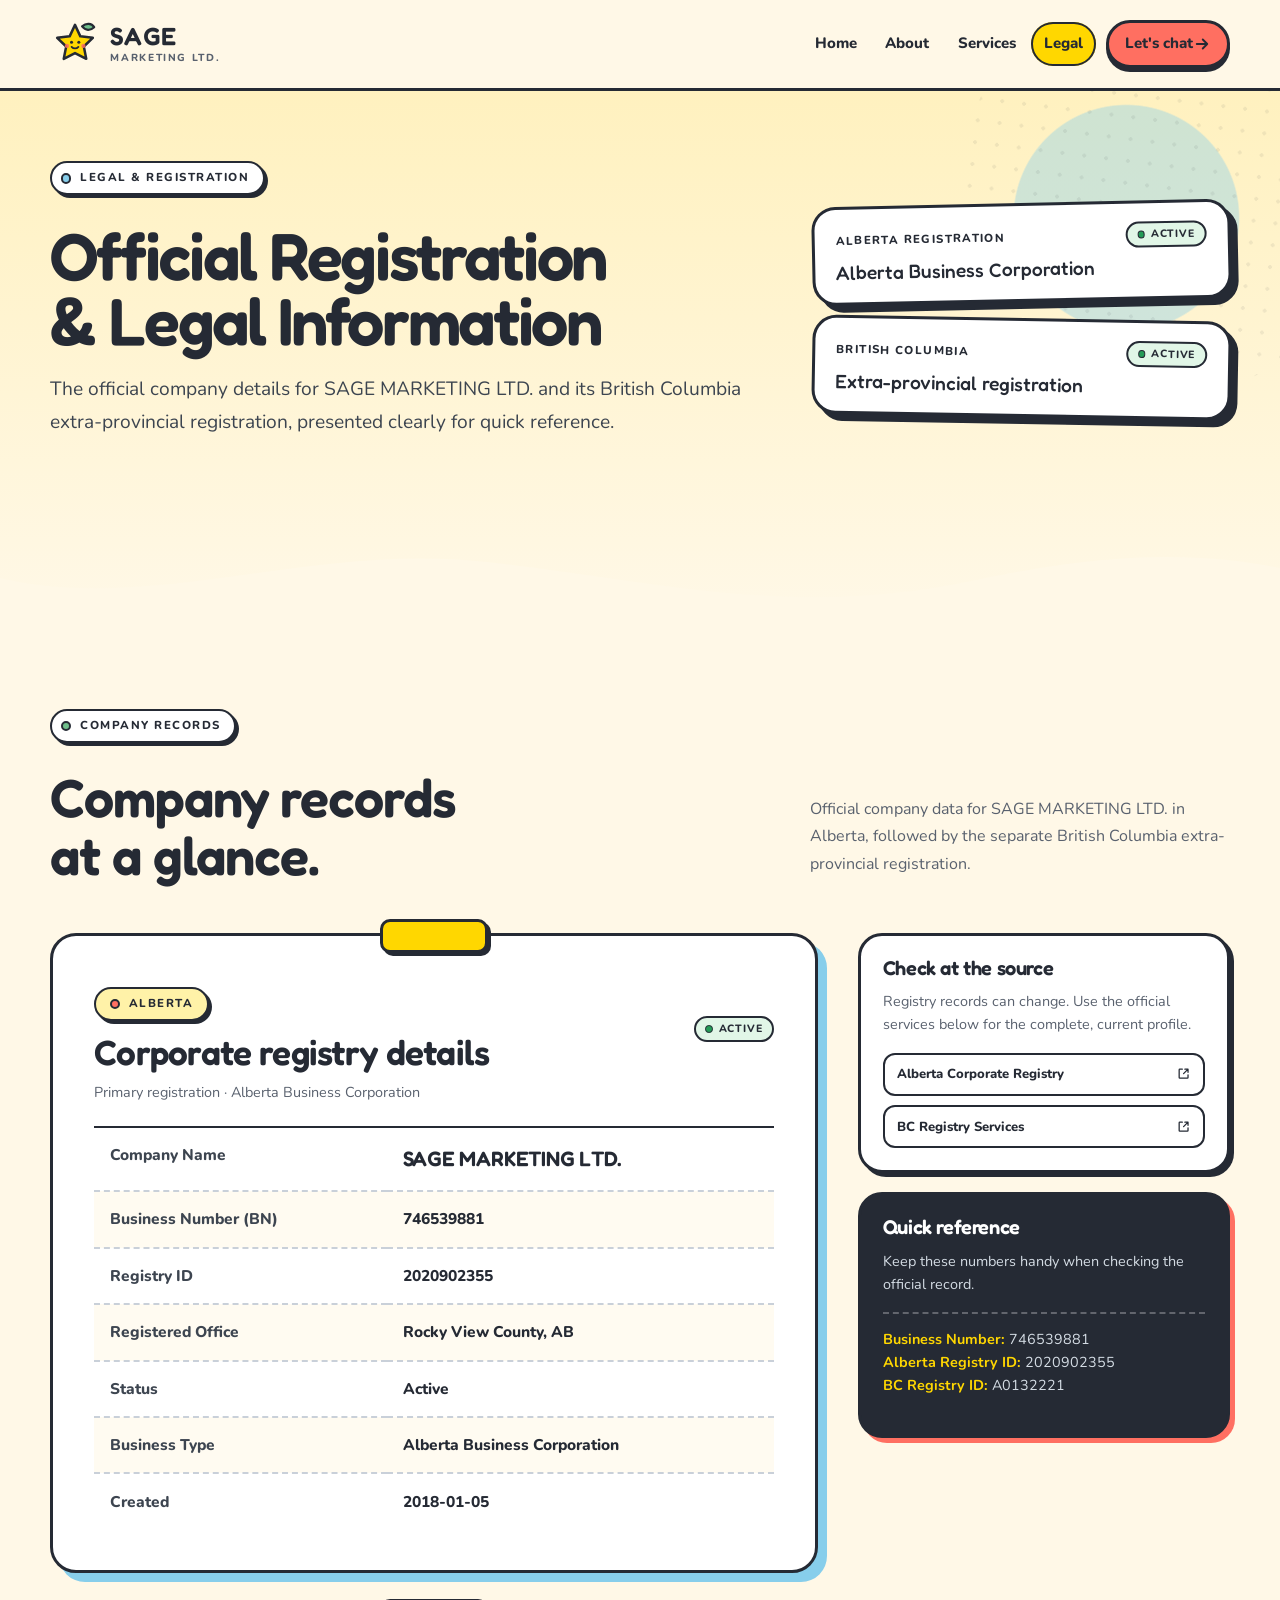
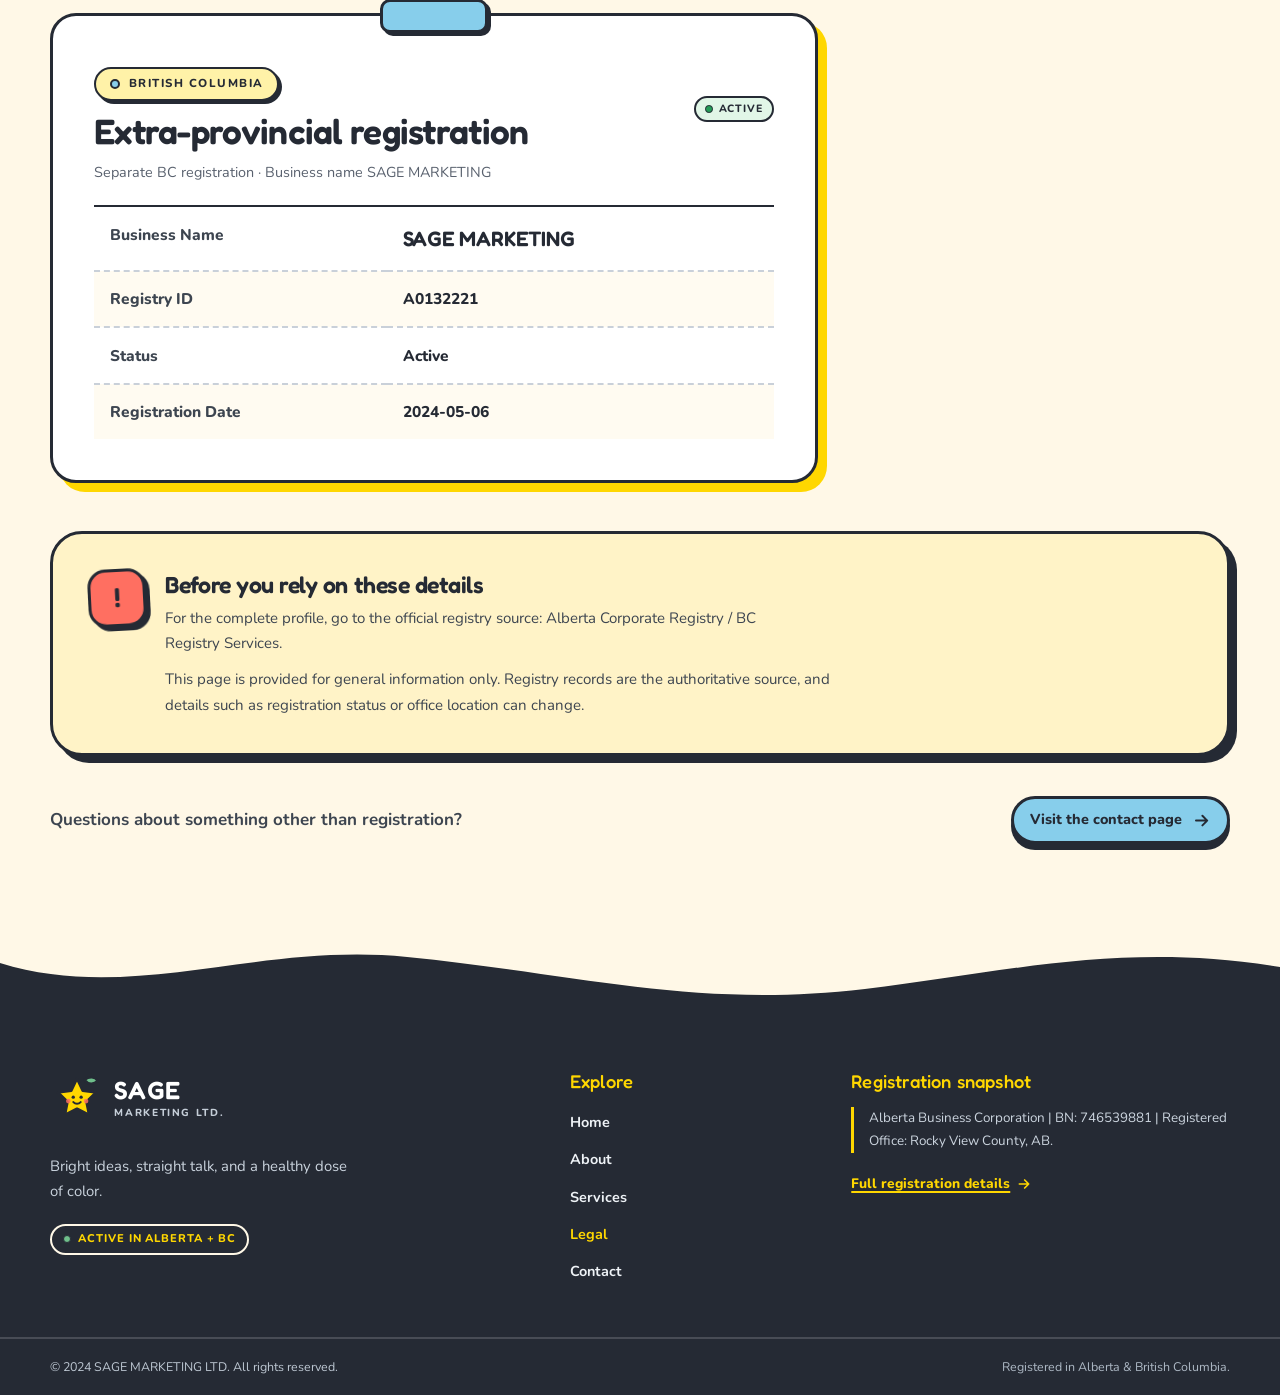
<file: legal.html>
<!DOCTYPE html>
<html lang="en">
<head>
  <meta charset="utf-8">
  <meta name="viewport" content="width=device-width, initial-scale=1">
  <title>Official Registration &amp; Legal Information | SAGE MARKETING LTD.</title>
  <meta name="description" content="Official registration details for SAGE MARKETING LTD.: Business Number 746539881, Alberta Registry ID 2020902355, and British Columbia extra-provincial registration A0132221.">
  <meta name="author" content="SAGE MARKETING LTD.">
  <meta name="theme-color" content="#FFF8E7">
  <meta property="og:type" content="website">
  <meta property="og:site_name" content="SAGE MARKETING LTD.">
  <meta property="og:title" content="Official Registration &amp; Legal Information | SAGE MARKETING LTD.">
  <meta property="og:description" content="Company registration information for SAGE MARKETING LTD. in Alberta and British Columbia.">
  <link rel="icon" href="assets/img/favicon.svg" type="image/svg+xml">
  <link rel="preload" href="assets/fonts/fredoka-latin.woff2" as="font" type="font/woff2" crossorigin>
  <link rel="preload" href="assets/fonts/nunito-latin.woff2" as="font" type="font/woff2" crossorigin>
  <link rel="stylesheet" href="assets/css/styles.css">
  <script>document.documentElement.classList.add("js");</script>
  <script src="assets/js/main.js" defer></script>
</head>
<body class="page-legal">
  <a class="skip-link" href="#main">Skip to main content</a>

  <header class="site-header" data-header>
    <div class="container header-inner">
      <a class="brand" href="index.html" aria-label="SAGE MARKETING LTD. home">
        <img class="brand__mark" src="assets/img/logo-mark.svg" alt="" width="50" height="50">
        <span class="brand__text">
          <span class="brand__name">SAGE</span>
          <span class="brand__legal">Marketing Ltd.</span>
        </span>
      </a>

      <button class="nav-toggle" type="button" aria-expanded="false" aria-controls="site-nav">
        <span class="sr-only nav-toggle-label">Open menu</span>
        <span class="nav-toggle-icon" aria-hidden="true"><span></span><span></span><span></span></span>
      </button>

      <nav class="site-nav" id="site-nav" aria-label="Primary navigation">
        <ul class="nav-list">
          <li><a class="nav-link" href="index.html">Home</a></li>
          <li><a class="nav-link" href="about.html">About</a></li>
          <li><a class="nav-link" href="services.html">Services</a></li>
          <li><a class="nav-link" href="legal.html" aria-current="page">Legal</a></li>
          <li>
            <a class="nav-link nav-link--cta" href="contact.html">
              Let's chat
              <svg xmlns="http://www.w3.org/2000/svg" viewBox="0 0 24 24" width="18" height="18" fill="none" aria-hidden="true" focusable="false">
                <path d="M5 12h14M13 6l6 6-6 6" stroke="currentColor" stroke-width="2.5" stroke-linecap="round" stroke-linejoin="round"/>
              </svg>
            </a>
          </li>
        </ul>
      </nav>
    </div>
  </header>

  <main id="main" tabindex="-1">
    <section class="page-hero page-hero--legal legal-hero" aria-labelledby="legal-title">
      <div class="container legal-hero-grid">
        <div>
          <p class="eyebrow"><span class="eyebrow-dot eyebrow-dot--sky" aria-hidden="true"></span> Legal &amp; registration</p>
          <h1 id="legal-title">Official Registration &amp; Legal Information</h1>
          <p class="lead">The official company details for SAGE MARKETING LTD. and its British Columbia extra-provincial registration, presented clearly for quick reference.</p>
        </div>

        <div class="status-board" role="group" aria-label="Registration status summary">
          <article class="status-card">
            <div class="status-card__top">
              <h2>Alberta registration</h2>
              <span class="status-pill">Active</span>
            </div>
            <p>Alberta Business Corporation</p>
          </article>
          <article class="status-card">
            <div class="status-card__top">
              <h2>British Columbia</h2>
              <span class="status-pill">Active</span>
            </div>
            <p>Extra-provincial registration</p>
          </article>
        </div>
      </div>

      <div class="wave-sep" aria-hidden="true">
        <svg viewBox="0 0 1440 88" preserveAspectRatio="none" focusable="false">
          <path d="M0,47C170,83 350,11 548,31C748,51 892,88 1098,49C1241,22 1344,20 1440,37V88H0Z" fill="#FFF8E7"/>
        </svg>
      </div>
    </section>

    <section class="section section--cream" aria-labelledby="registry-title">
      <div class="container">
        <div class="section-heading">
          <div>
            <p class="eyebrow"><span class="eyebrow-dot eyebrow-dot--sage" aria-hidden="true"></span> Company records</p>
            <h2 id="registry-title">Company records<br>at a glance.</h2>
          </div>
          <p class="section-heading__intro">Official company data for SAGE MARKETING LTD. in Alberta, followed by the separate British Columbia extra-provincial registration.</p>
        </div>

        <div class="legal-grid">
          <div class="legal-main">
            <article class="clipboard" id="alberta-registration" aria-labelledby="alberta-registration-title">
              <div class="clipboard__head">
                <div>
                  <p class="eyebrow eyebrow--plain"><span class="eyebrow-dot" aria-hidden="true"></span> Alberta</p>
                  <h3 id="alberta-registration-title">Corporate registry details</h3>
                </div>
                <span class="status-pill">Active</span>
              </div>
              <p class="clipboard__note">Primary registration &middot; Alberta Business Corporation</p>

              <div class="table-wrap">
                <table class="registry-table">
                  <caption class="sr-only">Official Alberta registration information for SAGE MARKETING LTD.</caption>
                  <tbody>
                    <tr class="registry-emphasis">
                      <th scope="row">Company Name</th>
                      <td>SAGE MARKETING LTD.</td>
                    </tr>
                    <tr>
                      <th scope="row">Business Number (BN)</th>
                      <td>746539881</td>
                    </tr>
                    <tr>
                      <th scope="row">Registry ID</th>
                      <td>2020902355</td>
                    </tr>
                    <tr>
                      <th scope="row">Registered Office</th>
                      <td>Rocky View County, AB</td>
                    </tr>
                    <tr>
                      <th scope="row">Status</th>
                      <td>Active</td>
                    </tr>
                    <tr>
                      <th scope="row">Business Type</th>
                      <td>Alberta Business Corporation</td>
                    </tr>
                    <tr>
                      <th scope="row">Created</th>
                      <td><time datetime="2018-01-05">2018-01-05</time></td>
                    </tr>
                  </tbody>
                </table>
              </div>
            </article>

            <article class="clipboard clipboard--bc" id="bc-registration" aria-labelledby="bc-registration-title">
              <div class="clipboard__head">
                <div>
                  <p class="eyebrow eyebrow--plain"><span class="eyebrow-dot eyebrow-dot--sky" aria-hidden="true"></span> British Columbia</p>
                  <h3 id="bc-registration-title">Extra-provincial registration</h3>
                </div>
                <span class="status-pill">Active</span>
              </div>
              <p class="clipboard__note">Separate BC registration &middot; Business name SAGE MARKETING</p>

              <div class="table-wrap">
                <table class="registry-table">
                  <caption class="sr-only">British Columbia extra-provincial registration information for SAGE MARKETING.</caption>
                  <tbody>
                    <tr class="registry-emphasis">
                      <th scope="row">Business Name</th>
                      <td>SAGE MARKETING</td>
                    </tr>
                    <tr>
                      <th scope="row">Registry ID</th>
                      <td>A0132221</td>
                    </tr>
                    <tr>
                      <th scope="row">Status</th>
                      <td>Active</td>
                    </tr>
                    <tr>
                      <th scope="row">Registration Date</th>
                      <td><time datetime="2024-05-06">2024-05-06</time></td>
                    </tr>
                  </tbody>
                </table>
              </div>
            </article>
          </div>

          <aside class="legal-aside" aria-label="Official registry resources and quick reference">
            <div class="aside-card">
              <h2>Check at the source</h2>
              <p>Registry records can change. Use the official services below for the complete, current profile.</p>
              <ul class="registry-links">
                <li>
                  <a class="registry-link" href="https://www.alberta.ca/find-corporation-details">
                    Alberta Corporate Registry
                    <svg xmlns="http://www.w3.org/2000/svg" viewBox="0 0 24 24" width="16" height="16" fill="none" aria-hidden="true" focusable="false">
                      <path d="M14 5h5v5M19 5l-7 7M19 14v4a1 1 0 0 1-1 1H6a1 1 0 0 1-1-1V6a1 1 0 0 1 1-1h4" stroke="currentColor" stroke-width="2" stroke-linecap="round" stroke-linejoin="round"/>
                    </svg>
                    <span class="sr-only"> (external site)</span>
                  </a>
                </li>
                <li>
                  <a class="registry-link" href="https://www2.gov.bc.ca/gov/content/governments/organizational-structure/ministries-organizations/ministries/citizens-services/bc-registries-online-services">
                    BC Registry Services
                    <svg xmlns="http://www.w3.org/2000/svg" viewBox="0 0 24 24" width="16" height="16" fill="none" aria-hidden="true" focusable="false">
                      <path d="M14 5h5v5M19 5l-7 7M19 14v4a1 1 0 0 1-1 1H6a1 1 0 0 1-1-1V6a1 1 0 0 1 1-1h4" stroke="currentColor" stroke-width="2" stroke-linecap="round" stroke-linejoin="round"/>
                    </svg>
                    <span class="sr-only"> (external site)</span>
                  </a>
                </li>
              </ul>
            </div>

            <div class="aside-card aside-card--dark">
              <h2>Quick reference</h2>
              <p>Keep these numbers handy when checking the official record.</p>
              <p class="aside-card__meta">
                <strong>Business Number:</strong> 746539881<br>
                <strong>Alberta Registry ID:</strong> 2020902355<br>
                <strong>BC Registry ID:</strong> A0132221
              </p>
            </div>
          </aside>
        </div>

        <div class="legal-disclaimer" role="note" aria-labelledby="disclaimer-title">
          <div class="disclaimer-icon" aria-hidden="true">!</div>
          <div>
            <h2 id="disclaimer-title">Before you rely on these details</h2>
            <p>For the complete profile, go to the official registry source: Alberta Corporate Registry / BC Registry Services.</p>
            <p>This page is provided for general information only. Registry records are the authoritative source, and details such as registration status or office location can change.</p>
          </div>
        </div>

        <div class="legal-cta">
          <p>Questions about something other than registration?</p>
          <a class="btn btn--sky btn--small" href="contact.html">
            Visit the contact page
            <svg xmlns="http://www.w3.org/2000/svg" viewBox="0 0 24 24" width="18" height="18" fill="none" aria-hidden="true" focusable="false">
              <path d="M5 12h14M13 6l6 6-6 6" stroke="currentColor" stroke-width="2.5" stroke-linecap="round" stroke-linejoin="round"/>
            </svg>
          </a>
        </div>
      </div>
    </section>
  </main>

  <footer class="site-footer">
    <div class="footer-wave" aria-hidden="true">
      <svg viewBox="0 0 1440 78" preserveAspectRatio="none" focusable="false">
        <path d="M0,78V29C150,70 287,8 458,23C651,40 781,75 973,55C1133,38 1263,7 1440,33V78Z" fill="#252A34"/>
      </svg>
    </div>
    <div class="footer-main">
      <div class="container footer-grid">
        <div class="footer-brand">
          <a class="brand" href="index.html" aria-label="SAGE MARKETING LTD. home">
            <img class="brand__mark" src="assets/img/logo-mark.svg" alt="" width="54" height="54">
            <span class="brand__text">
              <span class="brand__name">SAGE</span>
              <span class="brand__legal">Marketing Ltd.</span>
            </span>
          </a>
          <p class="footer-tagline">Bright ideas, straight talk, and a healthy dose of color.</p>
          <span class="footer-badge">Active in Alberta + BC</span>
        </div>

        <nav class="footer-col" aria-label="Footer navigation">
          <h2>Explore</h2>
          <ul class="footer-links">
            <li><a href="index.html">Home</a></li>
            <li><a href="about.html">About</a></li>
            <li><a href="services.html">Services</a></li>
            <li><a href="legal.html" aria-current="page">Legal</a></li>
            <li><a href="contact.html">Contact</a></li>
          </ul>
        </nav>

        <div class="footer-col footer-col--legal">
          <h2>Registration snapshot</h2>
          <p class="footer-legal-summary">Alberta Business Corporation | BN: 746539881 | Registered Office: Rocky View County, AB.</p>
          <a class="footer-legal-link" href="legal.html">
            Full registration details
            <svg xmlns="http://www.w3.org/2000/svg" viewBox="0 0 24 24" width="18" height="18" fill="none" aria-hidden="true" focusable="false">
              <path d="M5 12h14M13 6l6 6-6 6" stroke="currentColor" stroke-width="2.5" stroke-linecap="round" stroke-linejoin="round"/>
            </svg>
          </a>
        </div>
      </div>

      <div class="footer-bottom">
        <div class="container footer-bottom-inner">
          <p>© 2024 SAGE MARKETING LTD. All rights reserved.</p>
          <p>Registered in Alberta &amp; British Columbia.</p>
        </div>
      </div>
    </div>
  </footer>
</body>
</html>
</file>
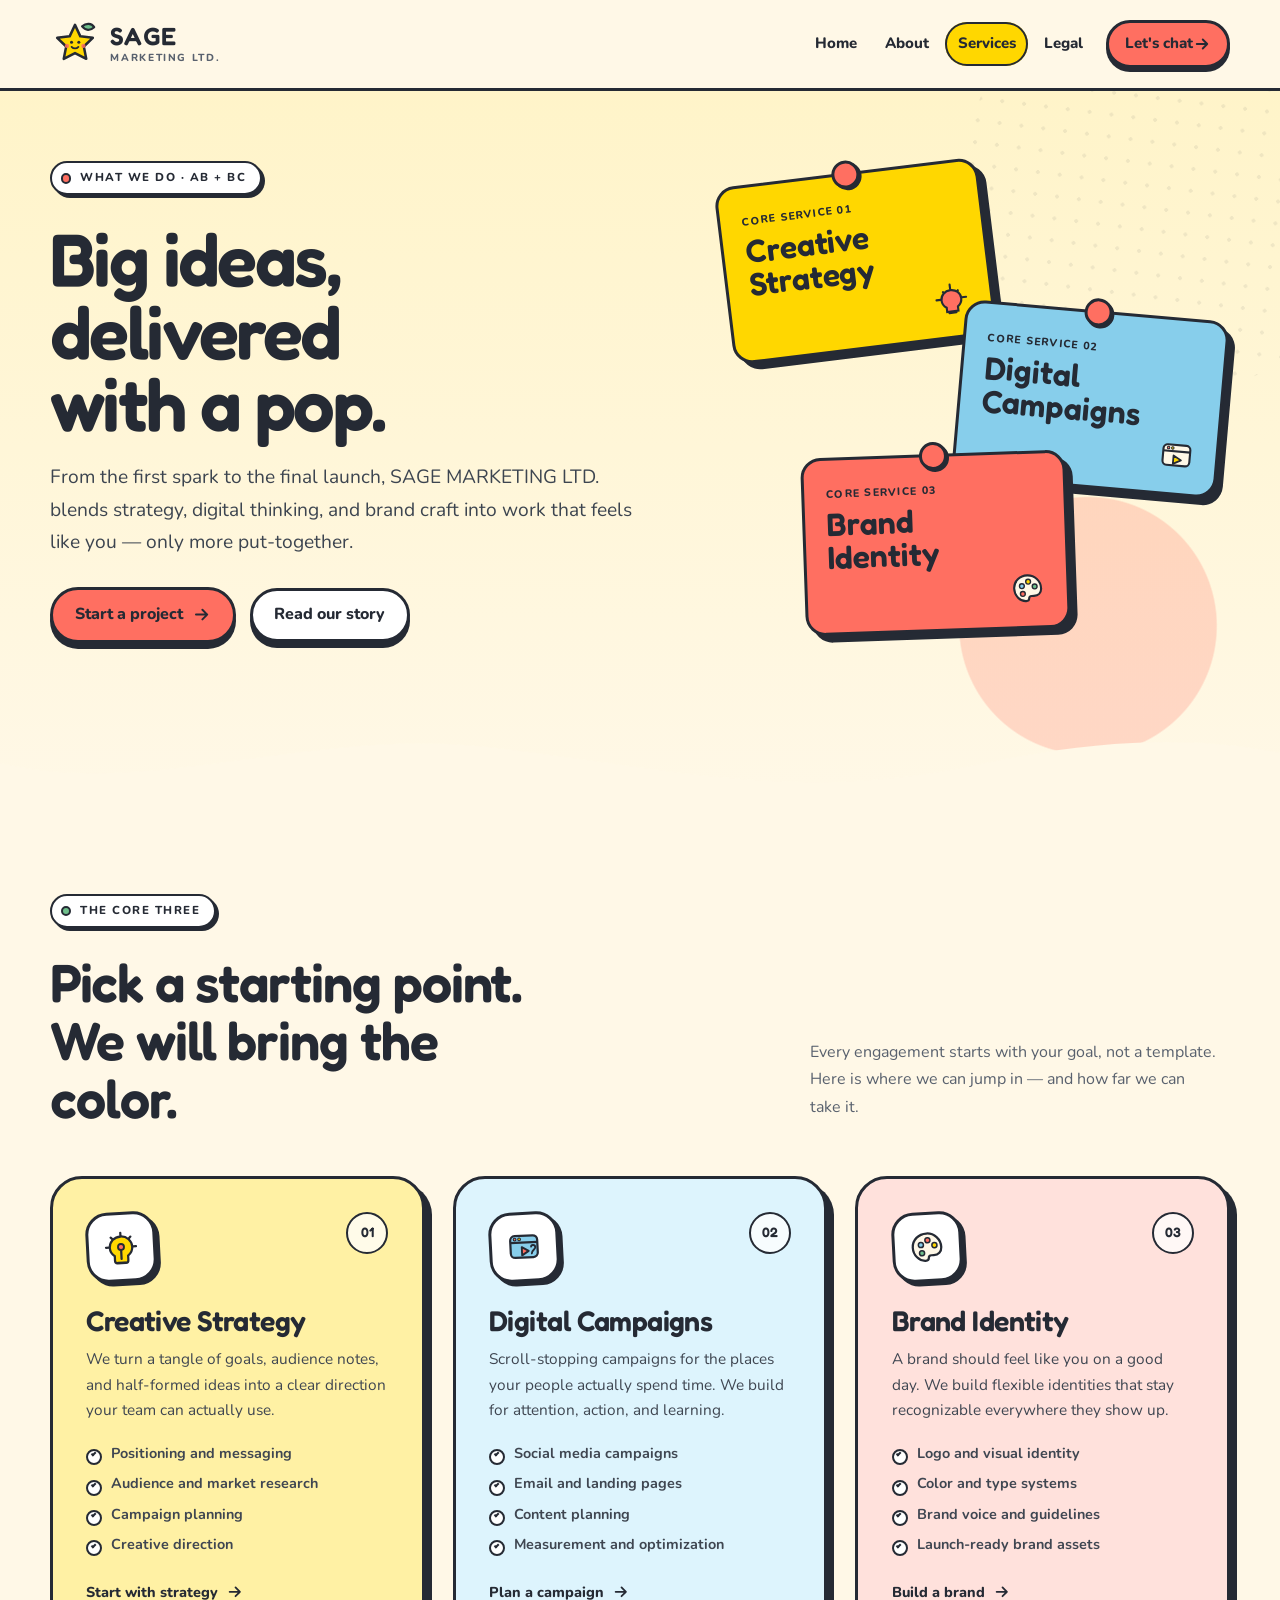
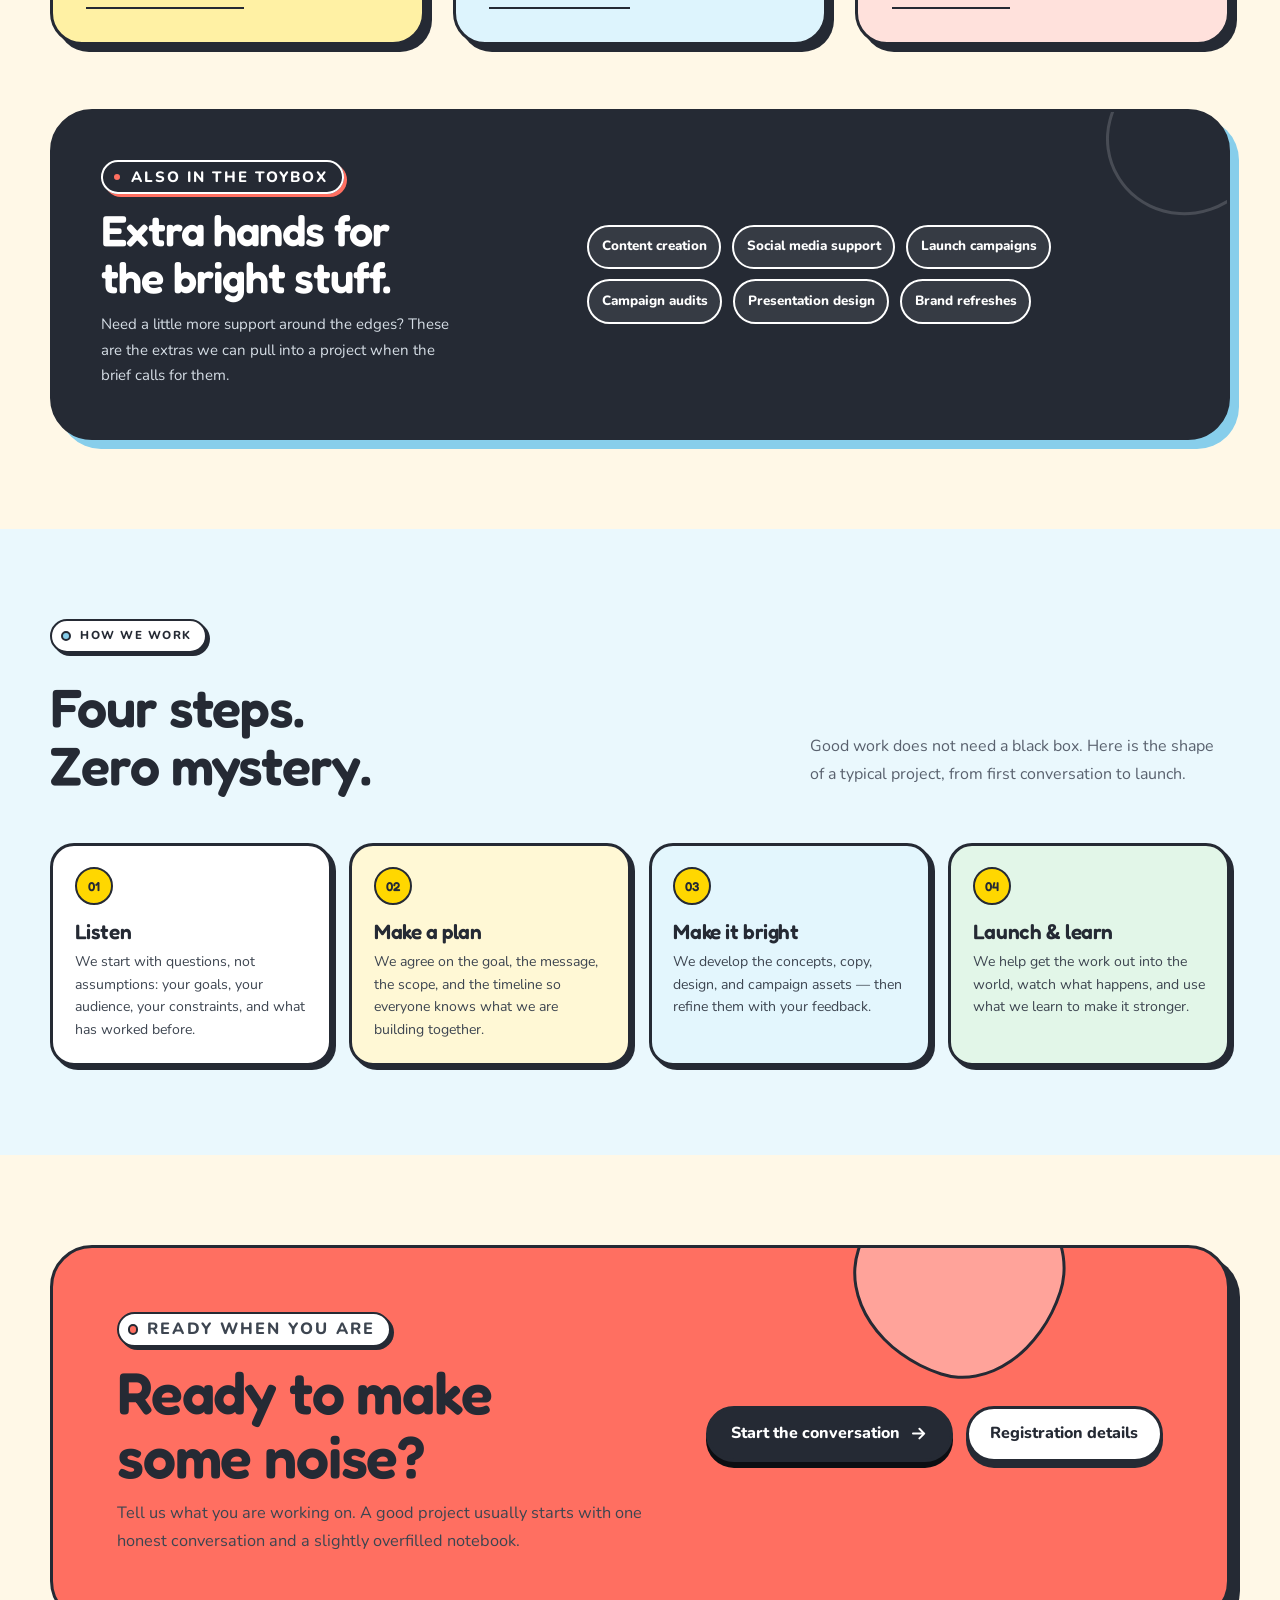
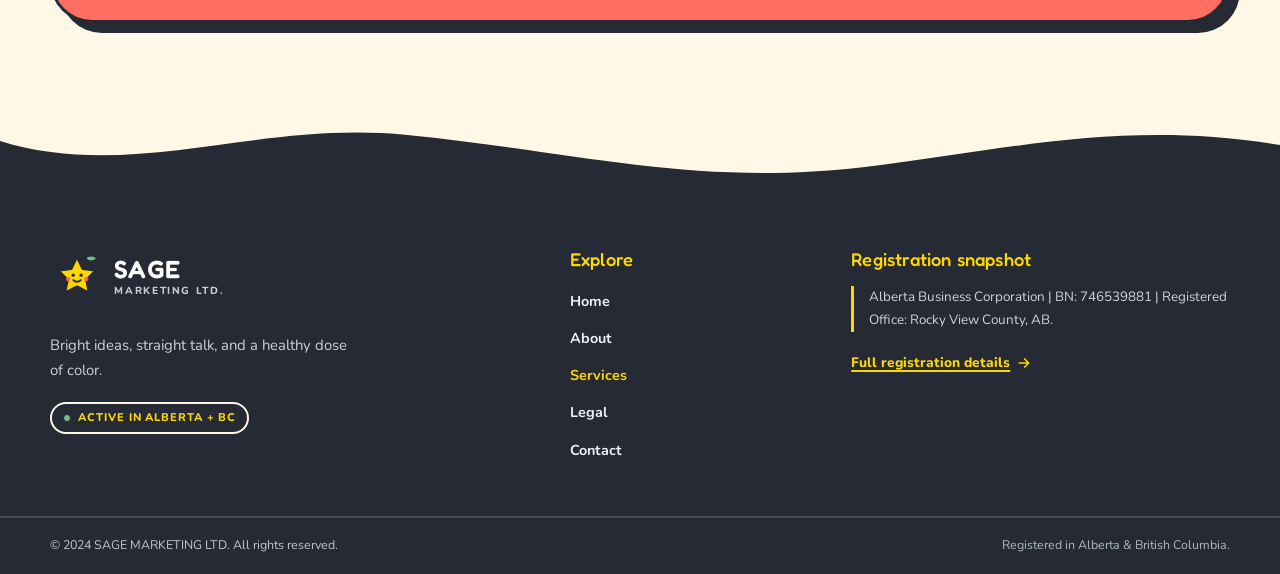
<file: services.html>
<!DOCTYPE html>
<html lang="en">
<head>
  <meta charset="utf-8">
  <meta name="viewport" content="width=device-width, initial-scale=1">
  <title>Marketing Services | SAGE MARKETING LTD.</title>
  <meta name="description" content="Explore creative strategy, digital campaigns, and brand identity services from SAGE MARKETING LTD., an Alberta marketing company registered in Alberta and British Columbia.">
  <meta name="author" content="SAGE MARKETING LTD.">
  <meta name="theme-color" content="#FFF8E7">
  <meta property="og:type" content="website">
  <meta property="og:site_name" content="SAGE MARKETING LTD.">
  <meta property="og:title" content="Marketing Services | SAGE MARKETING LTD.">
  <meta property="og:description" content="Creative strategy, digital campaigns, and brand identity with a playful, practical approach.">
  <link rel="icon" href="assets/img/favicon.svg" type="image/svg+xml">
  <link rel="preload" href="assets/fonts/fredoka-latin.woff2" as="font" type="font/woff2" crossorigin>
  <link rel="preload" href="assets/fonts/nunito-latin.woff2" as="font" type="font/woff2" crossorigin>
  <link rel="stylesheet" href="assets/css/styles.css">
  <script>document.documentElement.classList.add("js");</script>
  <script src="assets/js/main.js" defer></script>
</head>
<body class="page-services">
  <a class="skip-link" href="#main">Skip to main content</a>

  <header class="site-header" data-header>
    <div class="container header-inner">
      <a class="brand" href="index.html" aria-label="SAGE MARKETING LTD. home">
        <img class="brand__mark" src="assets/img/logo-mark.svg" alt="" width="50" height="50">
        <span class="brand__text">
          <span class="brand__name">SAGE</span>
          <span class="brand__legal">Marketing Ltd.</span>
        </span>
      </a>

      <button class="nav-toggle" type="button" aria-expanded="false" aria-controls="site-nav">
        <span class="sr-only nav-toggle-label">Open menu</span>
        <span class="nav-toggle-icon" aria-hidden="true"><span></span><span></span><span></span></span>
      </button>

      <nav class="site-nav" id="site-nav" aria-label="Primary navigation">
        <ul class="nav-list">
          <li><a class="nav-link" href="index.html">Home</a></li>
          <li><a class="nav-link" href="about.html">About</a></li>
          <li><a class="nav-link" href="services.html" aria-current="page">Services</a></li>
          <li><a class="nav-link" href="legal.html">Legal</a></li>
          <li>
            <a class="nav-link nav-link--cta" href="contact.html">
              Let's chat
              <svg xmlns="http://www.w3.org/2000/svg" viewBox="0 0 24 24" width="18" height="18" fill="none" aria-hidden="true" focusable="false">
                <path d="M5 12h14M13 6l6 6-6 6" stroke="currentColor" stroke-width="2.5" stroke-linecap="round" stroke-linejoin="round"/>
              </svg>
            </a>
          </li>
        </ul>
      </nav>
    </div>
  </header>

  <main id="main" tabindex="-1">
    <section class="page-hero page-hero--services" aria-labelledby="services-title">
      <div class="container page-hero-grid">
        <div>
          <p class="eyebrow"><span class="eyebrow-dot" aria-hidden="true"></span> What we do &middot; AB + BC</p>
          <h1 id="services-title">Big ideas,<br>delivered<br>with a pop.</h1>
          <p class="lead">From the first spark to the final launch, SAGE MARKETING LTD. blends strategy, digital thinking, and brand craft into work that feels like you — only more put-together.</p>
          <div class="button-row">
            <a class="btn btn--primary" href="contact.html">
              Start a project
              <svg xmlns="http://www.w3.org/2000/svg" viewBox="0 0 24 24" width="20" height="20" fill="none" aria-hidden="true" focusable="false">
                <path d="M5 12h14M13 6l6 6-6 6" stroke="currentColor" stroke-width="2.5" stroke-linecap="round" stroke-linejoin="round"/>
              </svg>
            </a>
            <a class="btn" href="about.html">Read our story</a>
          </div>
        </div>

        <div class="sticker-stack" aria-hidden="true">
          <div class="sticker-note sticker-note--sun">
            <small>Core service 01</small>
            <strong>Creative<br>Strategy</strong>
            <svg xmlns="http://www.w3.org/2000/svg" viewBox="0 0 48 48" fill="none" focusable="false">
              <path d="M24 4v6M9 24H3M45 24h-6M13.4 13.4l4.2 4.2M34.6 13.4l-4.2 4.2" stroke="#252A34" stroke-width="3" stroke-linecap="round"/>
              <path d="M24 12c-8 0-14 5.8-14 13 0 4.5 2.4 8.4 6 11v6h16v-6c3.6-2.6 6-6.5 6-11 0-7.2-6-13-14-13Z" fill="#FF6F61" stroke="#252A34" stroke-width="3"/>
              <path d="M19 44h10" stroke="#252A34" stroke-width="3" stroke-linecap="round"/>
            </svg>
          </div>
          <div class="sticker-note sticker-note--sky">
            <small>Core service 02</small>
            <strong>Digital<br>Campaigns</strong>
            <svg xmlns="http://www.w3.org/2000/svg" viewBox="0 0 48 48" fill="none" focusable="false">
              <rect x="5" y="9" width="38" height="29" rx="6" fill="#FFF8E7" stroke="#252A34" stroke-width="3"/>
              <path d="M5 18h38" stroke="#252A34" stroke-width="3"/>
              <circle cx="12" cy="13.5" r="1.8" fill="#FF6F61" stroke="#252A34" stroke-width="1.4"/>
              <circle cx="18" cy="13.5" r="1.8" fill="#FFD700" stroke="#252A34" stroke-width="1.4"/>
              <path d="m20 24 11 6-11 6V24Z" fill="#FFD700" stroke="#252A34" stroke-width="2.5" stroke-linejoin="round"/>
            </svg>
          </div>
          <div class="sticker-note sticker-note--coral">
            <small>Core service 03</small>
            <strong>Brand<br>Identity</strong>
            <svg xmlns="http://www.w3.org/2000/svg" viewBox="0 0 48 48" fill="none" focusable="false">
              <path d="M24 5c10.5 0 19 8.5 19 19 0 6.1-4.4 10.3-10.5 10.3h-3.1c-2.2 0-3.7 1.3-3.7 3.3 0 2.4-1.8 3.7-4.4 3.7C13 41.3 5 33.3 5 23S13.5 5 24 5Z" fill="#FFF8E7" stroke="#252A34" stroke-width="3"/>
              <circle cx="16" cy="20" r="3.4" fill="#87CEEB" stroke="#252A34" stroke-width="2"/>
              <circle cx="25" cy="14" r="3.4" fill="#FFD700" stroke="#252A34" stroke-width="2"/>
              <circle cx="34" cy="21" r="3.4" fill="#6FBF8B" stroke="#252A34" stroke-width="2"/>
              <circle cx="17" cy="31" r="3.4" fill="#FF6F61" stroke="#252A34" stroke-width="2"/>
            </svg>
          </div>
        </div>
      </div>

      <div class="wave-sep" aria-hidden="true">
        <svg viewBox="0 0 1440 88" preserveAspectRatio="none" focusable="false">
          <path d="M0,47C170,83 350,11 548,31C748,51 892,88 1098,49C1241,22 1344,20 1440,37V88H0Z" fill="#FFF8E7"/>
        </svg>
      </div>
    </section>

    <section class="section section--cream" aria-labelledby="core-services-title">
      <div class="container">
        <div class="section-heading">
          <div>
            <p class="eyebrow"><span class="eyebrow-dot eyebrow-dot--sage" aria-hidden="true"></span> The core three</p>
            <h2 id="core-services-title">Pick a starting point.<br>We will bring the color.</h2>
          </div>
          <p class="section-heading__intro">Every engagement starts with your goal, not a template. Here is where we can jump in — and how far we can take it.</p>
        </div>

        <div class="service-grid service-grid--detailed">
          <article class="service-card service-card--sun" id="creative-strategy">
            <div class="service-card__top">
              <span class="service-icon" aria-hidden="true">
                <svg xmlns="http://www.w3.org/2000/svg" viewBox="0 0 48 48" fill="none" focusable="false">
                  <path d="M24 5v4M8 24H4M44 24h-4M10.8 10.8l2.9 2.9M37.2 10.8l-2.9 2.9" stroke="#252A34" stroke-width="3" stroke-linecap="round"/>
                  <path d="M24 10c-8.3 0-15 6.4-15 14.3 0 4.8 2.4 9 6.1 11.6v6.2c0 1.9 1.5 3.4 3.4 3.4h11c1.9 0 3.4-1.5 3.4-3.4v-6.2c3.7-2.6 6.1-6.8 6.1-11.6C39 16.4 32.3 10 24 10Z" fill="#FFD700" stroke="#252A34" stroke-width="3"/>
                  <path d="M19 45h10M24 29v11" stroke="#252A34" stroke-width="3" stroke-linecap="round"/>
                  <circle cx="24" cy="24" r="4" fill="#FF6F61" stroke="#252A34" stroke-width="2.5"/>
                </svg>
              </span>
              <span class="card-num" aria-hidden="true">01</span>
            </div>
            <h3>Creative Strategy</h3>
            <p>We turn a tangle of goals, audience notes, and half-formed ideas into a clear direction your team can actually use.</p>
            <ul class="feature-list">
              <li>Positioning and messaging</li>
              <li>Audience and market research</li>
              <li>Campaign planning</li>
              <li>Creative direction</li>
            </ul>
            <a class="text-link" href="contact.html">
              Start with strategy
              <svg xmlns="http://www.w3.org/2000/svg" viewBox="0 0 24 24" width="18" height="18" fill="none" aria-hidden="true" focusable="false">
                <path d="M5 12h14M13 6l6 6-6 6" stroke="currentColor" stroke-width="2.5" stroke-linecap="round" stroke-linejoin="round"/>
              </svg>
            </a>
          </article>

          <article class="service-card service-card--sky" id="digital-campaigns">
            <div class="service-card__top">
              <span class="service-icon" aria-hidden="true">
                <svg xmlns="http://www.w3.org/2000/svg" viewBox="0 0 48 48" fill="none" focusable="false">
                  <rect x="6" y="9" width="36" height="29" rx="6" fill="#87CEEB" stroke="#252A34" stroke-width="3"/>
                  <path d="M6 18h36" stroke="#252A34" stroke-width="3"/>
                  <circle cx="12" cy="13.5" r="1.8" fill="#FF6F61" stroke="#252A34" stroke-width="1.5"/>
                  <circle cx="18" cy="13.5" r="1.8" fill="#FFD700" stroke="#252A34" stroke-width="1.5"/>
                  <path d="m21 24 9 5.5-9 5.5V24Z" fill="#FF6F61" stroke="#252A34" stroke-width="2.5" stroke-linejoin="round"/>
                  <path d="M34 33c0-4 5-5 5-8 0-2-1.5-3-3-3s-2.5 1-2.5 2" stroke="#252A34" stroke-width="2.5" stroke-linecap="round"/>
                </svg>
              </span>
              <span class="card-num" aria-hidden="true">02</span>
            </div>
            <h3>Digital Campaigns</h3>
            <p>Scroll-stopping campaigns for the places your people actually spend time. We build for attention, action, and learning.</p>
            <ul class="feature-list">
              <li>Social media campaigns</li>
              <li>Email and landing pages</li>
              <li>Content planning</li>
              <li>Measurement and optimization</li>
            </ul>
            <a class="text-link" href="contact.html">
              Plan a campaign
              <svg xmlns="http://www.w3.org/2000/svg" viewBox="0 0 24 24" width="18" height="18" fill="none" aria-hidden="true" focusable="false">
                <path d="M5 12h14M13 6l6 6-6 6" stroke="currentColor" stroke-width="2.5" stroke-linecap="round" stroke-linejoin="round"/>
              </svg>
            </a>
          </article>

          <article class="service-card service-card--coral" id="brand-identity">
            <div class="service-card__top">
              <span class="service-icon" aria-hidden="true">
                <svg xmlns="http://www.w3.org/2000/svg" viewBox="0 0 48 48" fill="none" focusable="false">
                  <path d="M24 6c10.5 0 19 8.5 19 19 0 6.1-4.4 10.3-10.5 10.3h-3.1c-2.2 0-3.7 1.3-3.7 3.3 0 2.4-1.8 3.7-4.4 3.7C13 42.3 5 34.3 5 24S13.5 6 24 6Z" fill="#FFF8E7" stroke="#252A34" stroke-width="3"/>
                  <circle cx="16" cy="21" r="3.4" fill="#87CEEB" stroke="#252A34" stroke-width="2"/>
                  <circle cx="25" cy="15" r="3.4" fill="#FF6F61" stroke="#252A34" stroke-width="2"/>
                  <circle cx="34" cy="22" r="3.4" fill="#FFD700" stroke="#252A34" stroke-width="2"/>
                  <circle cx="17" cy="32" r="3.4" fill="#6FBF8B" stroke="#252A34" stroke-width="2"/>
                </svg>
              </span>
              <span class="card-num" aria-hidden="true">03</span>
            </div>
            <h3>Brand Identity</h3>
            <p>A brand should feel like you on a good day. We build flexible identities that stay recognizable everywhere they show up.</p>
            <ul class="feature-list">
              <li>Logo and visual identity</li>
              <li>Color and type systems</li>
              <li>Brand voice and guidelines</li>
              <li>Launch-ready brand assets</li>
            </ul>
            <a class="text-link" href="contact.html">
              Build a brand
              <svg xmlns="http://www.w3.org/2000/svg" viewBox="0 0 24 24" width="18" height="18" fill="none" aria-hidden="true" focusable="false">
                <path d="M5 12h14M13 6l6 6-6 6" stroke="currentColor" stroke-width="2.5" stroke-linecap="round" stroke-linejoin="round"/>
              </svg>
            </a>
          </article>
        </div>

        <div class="extra-services">
          <div>
            <p class="eyebrow"><span class="eyebrow-dot" aria-hidden="true"></span> Also in the toybox</p>
            <h2>Extra hands for<br>the bright stuff.</h2>
            <p>Need a little more support around the edges? These are the extras we can pull into a project when the brief calls for them.</p>
          </div>
          <ul class="extra-chips">
            <li>Content creation</li>
            <li>Social media support</li>
            <li>Launch campaigns</li>
            <li>Campaign audits</li>
            <li>Presentation design</li>
            <li>Brand refreshes</li>
          </ul>
        </div>
      </div>
    </section>

    <section class="section section--sky" aria-labelledby="process-title">
      <div class="container">
        <div class="section-heading">
          <div>
            <p class="eyebrow"><span class="eyebrow-dot eyebrow-dot--sky" aria-hidden="true"></span> How we work</p>
            <h2 id="process-title">Four steps.<br>Zero mystery.</h2>
          </div>
          <p class="section-heading__intro">Good work does not need a black box. Here is the shape of a typical project, from first conversation to launch.</p>
        </div>

        <ol class="process-grid">
          <li class="process-step">
            <span class="process-step__num" aria-hidden="true">01</span>
            <h3>Listen</h3>
            <p>We start with questions, not assumptions: your goals, your audience, your constraints, and what has worked before.</p>
          </li>
          <li class="process-step">
            <span class="process-step__num" aria-hidden="true">02</span>
            <h3>Make a plan</h3>
            <p>We agree on the goal, the message, the scope, and the timeline so everyone knows what we are building together.</p>
          </li>
          <li class="process-step">
            <span class="process-step__num" aria-hidden="true">03</span>
            <h3>Make it bright</h3>
            <p>We develop the concepts, copy, design, and campaign assets — then refine them with your feedback.</p>
          </li>
          <li class="process-step">
            <span class="process-step__num" aria-hidden="true">04</span>
            <h3>Launch &amp; learn</h3>
            <p>We help get the work out into the world, watch what happens, and use what we learn to make it stronger.</p>
          </li>
        </ol>
      </div>
    </section>

    <section class="section section--cream" aria-labelledby="services-cta-title">
      <div class="container">
        <div class="cta-panel cta-panel--coral">
          <div>
            <p class="eyebrow"><span class="eyebrow-dot" aria-hidden="true"></span> Ready when you are</p>
            <h2 id="services-cta-title">Ready to make some noise?</h2>
            <p>Tell us what you are working on. A good project usually starts with one honest conversation and a slightly overfilled notebook.</p>
          </div>
          <div class="cta-actions">
            <a class="btn btn--dark" href="contact.html">
              Start the conversation
              <svg xmlns="http://www.w3.org/2000/svg" viewBox="0 0 24 24" width="20" height="20" fill="none" aria-hidden="true" focusable="false">
                <path d="M5 12h14M13 6l6 6-6 6" stroke="currentColor" stroke-width="2.5" stroke-linecap="round" stroke-linejoin="round"/>
              </svg>
            </a>
            <a class="btn" href="legal.html">Registration details</a>
          </div>
        </div>
      </div>
    </section>
  </main>

  <footer class="site-footer">
    <div class="footer-wave" aria-hidden="true">
      <svg viewBox="0 0 1440 78" preserveAspectRatio="none" focusable="false">
        <path d="M0,78V29C150,70 287,8 458,23C651,40 781,75 973,55C1133,38 1263,7 1440,33V78Z" fill="#252A34"/>
      </svg>
    </div>
    <div class="footer-main">
      <div class="container footer-grid">
        <div class="footer-brand">
          <a class="brand" href="index.html" aria-label="SAGE MARKETING LTD. home">
            <img class="brand__mark" src="assets/img/logo-mark.svg" alt="" width="54" height="54">
            <span class="brand__text">
              <span class="brand__name">SAGE</span>
              <span class="brand__legal">Marketing Ltd.</span>
            </span>
          </a>
          <p class="footer-tagline">Bright ideas, straight talk, and a healthy dose of color.</p>
          <span class="footer-badge">Active in Alberta + BC</span>
        </div>

        <nav class="footer-col" aria-label="Footer navigation">
          <h2>Explore</h2>
          <ul class="footer-links">
            <li><a href="index.html">Home</a></li>
            <li><a href="about.html">About</a></li>
            <li><a href="services.html" aria-current="page">Services</a></li>
            <li><a href="legal.html">Legal</a></li>
            <li><a href="contact.html">Contact</a></li>
          </ul>
        </nav>

        <div class="footer-col footer-col--legal">
          <h2>Registration snapshot</h2>
          <p class="footer-legal-summary">Alberta Business Corporation | BN: 746539881 | Registered Office: Rocky View County, AB.</p>
          <a class="footer-legal-link" href="legal.html">
            Full registration details
            <svg xmlns="http://www.w3.org/2000/svg" viewBox="0 0 24 24" width="18" height="18" fill="none" aria-hidden="true" focusable="false">
              <path d="M5 12h14M13 6l6 6-6 6" stroke="currentColor" stroke-width="2.5" stroke-linecap="round" stroke-linejoin="round"/>
            </svg>
          </a>
        </div>
      </div>

      <div class="footer-bottom">
        <div class="container footer-bottom-inner">
          <p>© 2024 SAGE MARKETING LTD. All rights reserved.</p>
          <p>Registered in Alberta &amp; British Columbia.</p>
        </div>
      </div>
    </div>
  </footer>
</body>
</html>
</file>
<file: assets/css/styles.css>
/* ==========================================================================
   SAGE MARKETING LTD. — shared styles
   A playful multi-page website built with HTML, CSS, and vanilla JS.
   ========================================================================== */

/* Self-hosted variable fonts ------------------------------------------------- */
@font-face {
  font-family: "Fredoka";
  src: url("../fonts/fredoka-latin.woff2") format("woff2");
  font-style: normal;
  font-weight: 300 700;
  font-display: swap;
}

@font-face {
  font-family: "Nunito";
  src: url("../fonts/nunito-latin.woff2") format("woff2");
  font-style: normal;
  font-weight: 300 800;
  font-display: swap;
}

@font-face {
  font-family: "Nunito";
  src: url("../fonts/nunito-latin-italic.woff2") format("woff2");
  font-style: italic;
  font-weight: 300 800;
  font-display: swap;
}

/* Design tokens -------------------------------------------------------------- */
:root {
  --sun: #ffd700;
  --sun-soft: #fff2a8;
  --sky: #87ceeb;
  --sky-soft: #eaf8fd;
  --coral: #ff6f61;
  --coral-soft: #ffe5e0;
  --sage: #6fbf8b;
  --sage-soft: #e1f6e7;
  --cream: #fff8e7;
  --white: #ffffff;
  --ink: #252a34;
  --ink-soft: #3d4550;
  --muted: #59616e;
  --line: #252a34;
  --font-heading: "Fredoka", "Trebuchet MS", sans-serif;
  --font-body: "Nunito", "Trebuchet MS", sans-serif;
  --radius-sm: 16px;
  --radius-md: 24px;
  --radius-lg: 32px;
  --radius-xl: 42px;
  --shadow-sm: 4px 4px 0 var(--ink);
  --shadow-md: 7px 7px 0 var(--ink);
  --shadow-lg: 10px 10px 0 var(--ink);
  --section-space: clamp(3.75rem, 7vw, 6.75rem);
  --header-height: 88px;
}

/* Reset and base ------------------------------------------------------------- */
*,
*::before,
*::after {
  box-sizing: border-box;
}

html {
  scroll-behavior: smooth;
  -webkit-text-size-adjust: 100%;
}

body {
  margin: 0;
  overflow-x: clip;
  background: var(--cream);
  color: var(--ink);
  font-family: var(--font-body);
  font-size: 1.0625rem;
  font-weight: 400;
  line-height: 1.7;
  -webkit-font-smoothing: antialiased;
  text-rendering: optimizeLegibility;
}

h1,
h2,
h3,
h4,
p,
ul,
ol,
dl,
dd,
figure,
blockquote {
  margin-top: 0;
}

h1,
h2,
h3,
h4 {
  font-family: var(--font-heading);
  font-weight: 600;
  letter-spacing: -0.02em;
  line-height: 1.08;
  text-wrap: balance;
}

p {
  text-wrap: pretty;
}

img,
svg {
  display: block;
  max-width: 100%;
}

img {
  height: auto;
}

a {
  color: inherit;
  text-underline-offset: 0.2em;
}

button,
input,
textarea,
select {
  font: inherit;
}

button {
  color: inherit;
}

fieldset {
  min-width: 0;
  margin: 0;
  padding: 0;
  border: 0;
}

::selection {
  background: var(--sun);
  color: var(--ink);
}

:focus-visible {
  outline: 3px solid var(--ink);
  outline-offset: 4px;
}

.site-footer :focus-visible {
  outline-color: var(--sun);
}

[hidden] {
  display: none !important;
}

/* Utilities ------------------------------------------------------------------ */
.container {
  width: min(1180px, calc(100% - 3rem));
  margin-inline: auto;
}

.section {
  padding-block: var(--section-space);
}

.section--cream {
  background: var(--cream);
}

.section--white {
  background: var(--white);
}

.section--sky {
  background: var(--sky-soft);
}

.section--coral {
  background: #ffede9;
}

.section--tight {
  padding-block: clamp(2.5rem, 5vw, 4.5rem);
}

.section[id] {
  scroll-margin-top: calc(var(--header-height) + 1.5rem);
}

.sr-only {
  position: absolute !important;
  width: 1px !important;
  height: 1px !important;
  padding: 0 !important;
  margin: -1px !important;
  overflow: hidden !important;
  clip: rect(0, 0, 0, 0) !important;
  white-space: nowrap !important;
  border: 0 !important;
}

.skip-link {
  position: fixed;
  z-index: 1000;
  top: 0.9rem;
  left: 1rem;
  padding: 0.75rem 1.1rem;
  transform: translateY(-180%);
  border: 3px solid var(--ink);
  border-radius: 999px;
  background: var(--sun);
  color: var(--ink);
  font-weight: 800;
  text-decoration: none;
  box-shadow: var(--shadow-sm);
  transition: transform 0.2s ease;
}

.skip-link:focus {
  transform: translateY(0);
}

/* Typography helpers --------------------------------------------------------- */
.eyebrow {
  display: inline-flex;
  align-items: center;
  gap: 0.55rem;
  min-height: 34px;
  padding: 0.35rem 0.85rem 0.35rem 0.55rem;
  border: 2px solid var(--ink);
  border-radius: 999px;
  background: var(--white);
  box-shadow: 3px 3px 0 var(--ink);
  color: var(--ink);
  font-size: 0.72rem;
  font-weight: 800;
  letter-spacing: 0.13em;
  line-height: 1.2;
  text-transform: uppercase;
}

.eyebrow--plain {
  padding-left: 0.85rem;
  background: var(--sun-soft);
}

.eyebrow-dot {
  flex: none;
  width: 0.66rem;
  height: 0.66rem;
  border: 2px solid var(--ink);
  border-radius: 50%;
  background: var(--coral);
}

.eyebrow-dot--sage {
  background: var(--sage);
}

.eyebrow-dot--sky {
  background: var(--sky);
}

.lead {
  max-width: 61ch;
  color: var(--ink-soft);
  font-size: clamp(1.05rem, 1.5vw, 1.2rem);
  line-height: 1.7;
}

.lead-small {
  max-width: 60ch;
  color: var(--ink-soft);
  font-size: clamp(1.12rem, 2vw, 1.32rem);
  font-weight: 600;
  line-height: 1.6;
}

.text-link {
  display: inline-flex;
  align-items: center;
  gap: 0.5rem;
  padding-bottom: 0.14rem;
  border-bottom: 2px solid currentColor;
  color: var(--ink);
  font-weight: 800;
  text-decoration: none;
  transition: color 0.18s ease, gap 0.18s ease;
}

.text-link svg {
  flex: none;
  width: 1.1rem;
  height: 1.1rem;
  transition: transform 0.18s ease;
}

.text-link:hover {
  color: #a63b30;
  gap: 0.7rem;
}

.text-link:hover svg {
  transform: translateX(2px);
}

.section-heading {
  display: flex;
  flex-wrap: wrap;
  align-items: end;
  justify-content: space-between;
  gap: 1.4rem 3rem;
  margin-bottom: clamp(2rem, 4vw, 3rem);
}

.section-heading h2 {
  max-width: 16ch;
  margin: 0.9rem 0 0;
  font-size: clamp(2.15rem, 4.2vw, 3.65rem);
}

.section-heading__intro {
  max-width: 42ch;
  margin: 0 0 0.45rem;
  color: var(--muted);
  font-size: 1rem;
}

.section-heading--center {
  display: block;
  max-width: 760px;
  margin-inline: auto;
  text-align: center;
}

.section-heading--center h2 {
  max-width: none;
  margin-top: 1rem;
}

.section-heading--center .section-heading__intro {
  max-width: 52ch;
  margin: 1rem auto 0;
}

/* Buttons -------------------------------------------------------------------- */
.btn {
  display: inline-flex;
  align-items: center;
  justify-content: center;
  gap: 0.6rem;
  min-height: 52px;
  padding: 0.95rem 1.35rem;
  border: 3px solid var(--ink);
  border-radius: 999px;
  background: var(--white);
  box-shadow: 0 6px 0 var(--ink);
  color: var(--ink);
  font-family: var(--font-body);
  font-size: 1rem;
  font-weight: 800;
  line-height: 1.1;
  text-align: center;
  text-decoration: none;
  cursor: pointer;
  transition:
    transform 0.18s cubic-bezier(0.2, 0.8, 0.3, 1.3),
    box-shadow 0.18s ease,
    background-color 0.18s ease;
}

.btn svg {
  flex: none;
  width: 1.2rem;
  height: 1.2rem;
  transition: transform 0.18s ease;
}

.btn:hover {
  transform: translateY(-3px) rotate(-0.8deg);
  box-shadow: 0 9px 0 var(--ink);
}

.btn:hover svg {
  transform: translateX(3px);
}

.btn:active {
  transform: translateY(3px);
  box-shadow: 0 2px 0 var(--ink);
}

.btn--primary {
  background: var(--coral);
}

.btn--yellow {
  background: var(--sun);
}

.btn--sky {
  background: var(--sky);
}

.btn--dark {
  background: var(--ink);
  color: var(--white);
  box-shadow: 0 6px 0 #0c0e12;
}

.btn--dark:hover {
  box-shadow: 0 9px 0 #0c0e12;
}

.btn--dark:active {
  box-shadow: 0 2px 0 #0c0e12;
}

.btn--small {
  min-height: 44px;
  padding: 0.7rem 1rem;
  font-size: 0.9rem;
}

.button-row {
  display: flex;
  flex-wrap: wrap;
  align-items: center;
  gap: 0.85rem;
}

/* Site header ---------------------------------------------------------------- */
.site-header {
  position: sticky;
  z-index: 100;
  top: 0;
  border-bottom: 3px solid var(--ink);
  background: rgba(255, 248, 231, 0.97);
  -webkit-backdrop-filter: blur(10px);
  backdrop-filter: blur(10px);
}

.header-inner {
  display: flex;
  align-items: center;
  justify-content: space-between;
  gap: 1.5rem;
  min-height: var(--header-height);
}

.brand {
  display: inline-flex;
  flex: none;
  align-items: center;
  gap: 0.65rem;
  color: var(--ink);
  text-decoration: none;
}

.brand__mark {
  flex: none;
  width: 50px;
  height: 50px;
  transition: transform 0.2s ease;
}

.brand:hover .brand__mark {
  transform: rotate(-6deg) scale(1.04);
}

.brand__text {
  display: flex;
  flex-direction: column;
  line-height: 1;
}

.brand__name {
  font-family: var(--font-heading);
  font-size: 1.55rem;
  font-weight: 600;
  letter-spacing: 0.025em;
  line-height: 1;
}

.brand__legal {
  margin-top: 0.23rem;
  color: var(--muted);
  font-size: 0.64rem;
  font-weight: 800;
  letter-spacing: 0.16em;
  line-height: 1.2;
  text-transform: uppercase;
}

.site-nav {
  display: flex;
  align-items: center;
}

.nav-list {
  display: flex;
  align-items: center;
  gap: 0.18rem;
  margin: 0;
  padding: 0;
  list-style: none;
}

.nav-link {
  position: relative;
  display: inline-flex;
  align-items: center;
  min-height: 44px;
  padding: 0.5rem 0.8rem;
  border-radius: 999px;
  color: var(--ink);
  font-size: 0.94rem;
  font-weight: 800;
  text-decoration: none;
  transition: background-color 0.18s ease, transform 0.18s ease;
}

.nav-link:hover {
  background: var(--sun-soft);
  transform: translateY(-1px);
}

.nav-link[aria-current="page"] {
  background: var(--sun);
  box-shadow: inset 0 0 0 2px var(--ink);
}

.nav-link--cta {
  margin-left: 0.45rem;
  padding-inline: 1rem;
  border: 3px solid var(--ink);
  background: var(--coral);
  box-shadow: 0 4px 0 var(--ink);
  transition:
    transform 0.18s cubic-bezier(0.2, 0.8, 0.3, 1.3),
    box-shadow 0.18s ease,
    background-color 0.18s ease;
}

.nav-link--cta:hover {
  background: #ff8579;
  transform: translateY(-2px);
  box-shadow: 0 6px 0 var(--ink);
}

.nav-link--cta[aria-current="page"] {
  background: var(--coral);
  box-shadow: 0 4px 0 var(--ink);
}

.nav-toggle {
  display: none;
  align-items: center;
  justify-content: center;
  width: 50px;
  height: 50px;
  padding: 0;
  border: 3px solid var(--ink);
  border-radius: 16px;
  background: var(--sun);
  box-shadow: 4px 4px 0 var(--ink);
  cursor: pointer;
  transition: transform 0.18s ease, box-shadow 0.18s ease;
}

.nav-toggle:hover {
  transform: translateY(-2px);
  box-shadow: 5px 6px 0 var(--ink);
}

.nav-toggle-icon {
  position: relative;
  display: flex;
  flex-direction: column;
  justify-content: space-between;
  width: 22px;
  height: 16px;
}

.nav-toggle-icon span {
  display: block;
  width: 100%;
  height: 3px;
  border-radius: 3px;
  background: var(--ink);
  transition: transform 0.2s ease, opacity 0.2s ease;
}

/* Header — mobile navigation */
@media (max-width: 880px) {
  :root {
    --header-height: 76px;
  }

  .header-inner {
    flex-wrap: wrap;
    gap: 0.8rem;
  }

  .brand__mark {
    width: 44px;
    height: 44px;
  }

  .brand__name {
    font-size: 1.35rem;
  }

  .brand__legal {
    font-size: 0.57rem;
  }

  html:not(.js) .header-inner {
    padding-block: 0.75rem;
  }

  html:not(.js) .site-nav {
    width: 100%;
    overflow-x: auto;
  }

  html:not(.js) .nav-list {
    width: max-content;
    padding-bottom: 0.3rem;
  }

  html.js .nav-toggle {
    display: inline-flex;
  }

  html.js .site-nav {
    position: absolute;
    top: calc(100% + 12px);
    right: 1rem;
    left: 1rem;
    display: block;
    padding: 0.85rem;
    border: 3px solid var(--ink);
    border-radius: var(--radius-md);
    background: var(--white);
    box-shadow: var(--shadow-md);
    visibility: hidden;
    opacity: 0;
    pointer-events: none;
    transform: translateY(-8px) scale(0.985);
    transition:
      opacity 0.18s ease,
      transform 0.18s ease,
      visibility 0.18s ease;
  }

  html.js .site-header.nav-open .site-nav {
    visibility: visible;
    opacity: 1;
    pointer-events: auto;
    transform: translateY(0) scale(1);
  }

  html.js .nav-list {
    flex-direction: column;
    align-items: stretch;
    gap: 0.3rem;
  }

  html.js .nav-link {
    justify-content: space-between;
    min-height: 48px;
    padding: 0.75rem 1rem;
    border-radius: 14px;
    font-size: 1.05rem;
  }

  html.js .nav-link[aria-current="page"] {
    background: var(--sun);
  }

  html.js .nav-link--cta {
    justify-content: center;
    margin-top: 0.4rem;
    margin-left: 0;
    border-radius: 14px;
  }

  html.js .nav-open .nav-toggle {
    background: var(--coral);
  }

  html.js .nav-open .nav-toggle-icon span:nth-child(1) {
    transform: translateY(6.5px) rotate(45deg);
  }

  html.js .nav-open .nav-toggle-icon span:nth-child(2) {
    opacity: 0;
    transform: scaleX(0);
  }

  html.js .nav-open .nav-toggle-icon span:nth-child(3) {
    transform: translateY(-6.5px) rotate(-45deg);
  }
}

@media (max-width: 480px) {
  .container {
    width: calc(100% - 2rem);
  }

  .brand {
    gap: 0.5rem;
  }

  .brand__mark {
    width: 40px;
    height: 40px;
  }

  .brand__name {
    font-size: 1.22rem;
  }

  .brand__legal {
    font-size: 0.52rem;
    letter-spacing: 0.12em;
  }

  .nav-toggle {
    width: 46px;
    height: 46px;
  }

  html.js .site-nav {
    right: 0.7rem;
    left: 0.7rem;
  }
}

/* Waves ---------------------------------------------------------------------- */
.wave-sep {
  position: relative;
  z-index: 2;
  width: 100%;
  margin-top: clamp(1.6rem, 4vw, 3rem);
  line-height: 0;
  pointer-events: none;
}

.wave-sep svg {
  width: 100%;
  height: clamp(44px, 7vw, 88px);
}

/* Home hero ------------------------------------------------------------------ */
.home-hero {
  position: relative;
  overflow: hidden;
  padding-top: clamp(2.2rem, 5vw, 4.5rem);
  background:
    radial-gradient(circle at 77% 22%, rgba(255, 215, 0, 0.42) 0 7.5rem, transparent 7.6rem),
    linear-gradient(180deg, #e8f7fd 0%, #eaf8fd 64%, #f3fbfe 100%);
}

.home-hero::before {
  position: absolute;
  top: 7%;
  right: -8rem;
  width: 34rem;
  height: 34rem;
  border-radius: 50%;
  background-image: radial-gradient(rgba(37, 42, 52, 0.24) 1.8px, transparent 1.9px);
  background-size: 23px 23px;
  content: "";
  opacity: 0.42;
  transform: rotate(8deg);
  pointer-events: none;
}

.home-hero::after {
  position: absolute;
  bottom: 19%;
  left: -5.5rem;
  width: 12rem;
  height: 12rem;
  border: 3px solid var(--ink);
  border-radius: 46% 54% 61% 39% / 45% 41% 59% 55%;
  background: var(--sun);
  content: "";
  opacity: 0.65;
  transform: rotate(14deg);
  pointer-events: none;
}

.hero-grid {
  position: relative;
  z-index: 3;
  display: grid;
  grid-template-columns: minmax(0, 1.04fr) minmax(0, 0.96fr);
  gap: clamp(2rem, 5vw, 4.5rem);
  align-items: center;
  padding-bottom: clamp(0.75rem, 2vw, 1.5rem);
}

.hero-copy {
  position: relative;
  z-index: 3;
}

.hero-title {
  max-width: 11ch;
  margin: 1.15rem 0 1.35rem;
  font-size: clamp(3.35rem, 7.2vw, 6rem);
  line-height: 0.92;
  letter-spacing: -0.038em;
}

.hero-title .pop {
  position: relative;
  z-index: 0;
  display: inline-block;
  padding-inline: 0.035em;
  color: var(--ink);
}

.hero-title .pop::before {
  position: absolute;
  z-index: -1;
  inset: 8% -4% 4% -4%;
  border: 3px solid var(--ink);
  border-radius: 47% 53% 42% 58% / 57% 44% 56% 43%;
  background: var(--sun);
  content: "";
  transform: rotate(-2.5deg);
}

.hero-title .pop::after {
  position: absolute;
  top: -0.12em;
  right: -0.2em;
  width: 0.16em;
  height: 0.16em;
  border: 2px solid var(--ink);
  border-radius: 50%;
  background: var(--coral);
  content: "";
}

.hero-lead {
  max-width: 56ch;
  margin: 0;
  color: var(--ink-soft);
  font-size: clamp(1.06rem, 1.55vw, 1.2rem);
  line-height: 1.7;
}

.hero-actions {
  display: flex;
  flex-wrap: wrap;
  align-items: center;
  gap: 0.85rem;
  margin-top: 1.8rem;
}

.hero-trust {
  display: flex;
  flex-wrap: wrap;
  gap: 0.6rem 1.25rem;
  margin: 1.7rem 0 0;
  padding: 0;
  list-style: none;
  font-size: 0.88rem;
  font-weight: 800;
}

.hero-trust li {
  display: inline-flex;
  align-items: center;
  gap: 0.5rem;
}

.hero-trust li::before {
  flex: none;
  width: 0.95rem;
  height: 0.95rem;
  border: 2px solid var(--ink);
  border-radius: 50%;
  background: var(--sage);
  content: "";
  box-shadow: inset 0 0 0 2px var(--white);
}

.hero-art {
  position: relative;
  display: flex;
  align-items: center;
  justify-content: center;
  min-width: 0;
}

.hero-art__image {
  width: min(100%, 560px);
  filter: drop-shadow(0 20px 30px rgba(37, 42, 52, 0.09));
}

.sticker {
  position: absolute;
  z-index: 4;
  display: inline-flex;
  align-items: center;
  gap: 0.35rem;
  padding: 0.55rem 0.85rem;
  border: 3px solid var(--ink);
  border-radius: 14px;
  background: var(--white);
  box-shadow: 4px 4px 0 var(--ink);
  font-size: 0.82rem;
  font-weight: 800;
  line-height: 1.2;
  white-space: nowrap;
}

.sticker svg {
  width: 1rem;
  height: 1rem;
}

.sticker--one {
  top: 8%;
  left: 0;
  background: var(--sun);
  transform: rotate(-7deg);
}

.sticker--two {
  right: 0;
  bottom: 10%;
  background: var(--coral);
  transform: rotate(5deg);
}

.sticker--est {
  top: 10%;
  right: 2%;
  background: var(--sun);
  transform: rotate(6deg);
}

.sticker--hello {
  right: 2%;
  bottom: 8%;
  background: var(--white);
  transform: rotate(-5deg);
}

/* Home intro ----------------------------------------------------------------- */
.intro-layout {
  display: grid;
  grid-template-columns: minmax(0, 0.86fr) minmax(0, 1.14fr);
  gap: clamp(2rem, 6vw, 6rem);
  align-items: start;
}

.intro-heading h2 {
  max-width: 12ch;
  margin: 1rem 0 0;
  font-size: clamp(2.25rem, 4.8vw, 4.05rem);
}

.intro-copy {
  max-width: 62ch;
  padding-top: 0.55rem;
}

.intro-copy p {
  margin-bottom: 1rem;
}

.intro-copy .lead-small {
  margin-bottom: 1.1rem;
}

.intro-copy .text-link {
  margin-top: 0.35rem;
}

.value-chips {
  display: flex;
  flex-wrap: wrap;
  gap: 0.8rem;
  margin-top: clamp(2rem, 4vw, 3.2rem);
  padding: 0;
  list-style: none;
}

.value-chip {
  display: inline-flex;
  align-items: center;
  gap: 0.65rem;
  padding: 0.55rem 0.9rem 0.55rem 0.55rem;
  border: 2.5px solid var(--ink);
  border-radius: 999px;
  background: var(--white);
  box-shadow: 3px 3px 0 var(--ink);
  font-size: 0.9rem;
  font-weight: 800;
}

.value-chip:nth-child(2) {
  background: var(--sky);
}

.value-chip:nth-child(3) {
  background: var(--sun);
}

.value-chip__num {
  display: grid;
  place-items: center;
  width: 1.75rem;
  height: 1.75rem;
  border: 2px solid var(--ink);
  border-radius: 50%;
  background: var(--cream);
  font-family: var(--font-heading);
  font-size: 0.78rem;
}

/* Service cards -------------------------------------------------------------- */
.service-grid {
  display: grid;
  grid-template-columns: repeat(3, minmax(0, 1fr));
  gap: clamp(1.15rem, 2.2vw, 1.8rem);
  align-items: stretch;
}

.service-card {
  position: relative;
  display: flex;
  flex-direction: column;
  padding: clamp(1.4rem, 2.5vw, 2rem);
  border: 3px solid var(--ink);
  border-radius: var(--radius-lg);
  background: var(--sun-soft);
  box-shadow: var(--shadow-md);
  transition:
    transform 0.2s cubic-bezier(0.2, 0.8, 0.3, 1.2),
    box-shadow 0.2s ease;
}

.service-card:hover {
  transform: translate(-3px, -5px) rotate(-0.35deg);
  box-shadow: 11px 12px 0 var(--ink);
}

.service-card--sun {
  background: #fff1a4;
}

.service-card--sky {
  background: #ddf4fd;
}

.service-card--coral {
  background: #ffe1dc;
}

.service-card--sage {
  background: #ddf4e4;
}

.service-card__top {
  display: flex;
  align-items: flex-start;
  justify-content: space-between;
  gap: 1rem;
  margin-bottom: 1.4rem;
}

.service-icon {
  display: grid;
  place-items: center;
  width: 70px;
  height: 70px;
  border: 3px solid var(--ink);
  border-radius: 22px;
  background: var(--white);
  box-shadow: var(--shadow-sm);
  transform: rotate(-3deg);
}

.service-icon svg {
  width: 36px;
  height: 36px;
}

.card-num {
  display: grid;
  place-items: center;
  width: 42px;
  height: 42px;
  border: 2px solid var(--ink);
  border-radius: 50%;
  background: rgba(255, 255, 255, 0.76);
  font-family: var(--font-heading);
  font-size: 0.85rem;
  font-weight: 600;
  line-height: 1;
}

.service-card h2,
.service-card h3 {
  margin: 0 0 0.65rem;
  font-size: clamp(1.45rem, 2.3vw, 1.78rem);
  line-height: 1.1;
}

.service-card p {
  margin: 0 0 1.1rem;
  color: #3f4651;
  font-size: 0.96rem;
  line-height: 1.65;
}

.service-card__tags {
  display: flex;
  flex-wrap: wrap;
  gap: 0.4rem;
  margin: 0 0 1.35rem;
  padding: 0;
  list-style: none;
}

.service-card__tags li {
  padding: 0.22rem 0.58rem;
  border: 2px solid var(--ink);
  border-radius: 999px;
  background: rgba(255, 255, 255, 0.72);
  font-size: 0.7rem;
  font-weight: 800;
  letter-spacing: 0.02em;
}

.service-card .text-link {
  width: fit-content;
  margin-top: auto;
  font-size: 0.9rem;
}

.section-link-row {
  display: flex;
  justify-content: center;
  margin-top: clamp(2rem, 4vw, 3rem);
}

/* Statistics ----------------------------------------------------------------- */
.stats-panel {
  position: relative;
  display: grid;
  grid-template-columns: minmax(0, 0.9fr) minmax(0, 1.45fr);
  gap: clamp(2rem, 4vw, 4rem);
  overflow: hidden;
  padding: clamp(2rem, 4.5vw, 3.75rem);
  border: 3px solid var(--ink);
  border-radius: var(--radius-xl);
  background: var(--ink);
  box-shadow: 10px 10px 0 var(--coral);
  color: var(--white);
}

.stats-panel::after {
  position: absolute;
  right: -3.5rem;
  bottom: -4.5rem;
  width: 13rem;
  height: 13rem;
  border: 3px solid var(--ink);
  border-radius: 50%;
  background: var(--sun);
  content: "";
  opacity: 0.13;
  pointer-events: none;
}

.stats-panel .eyebrow {
  border-color: var(--white);
  background: transparent;
  box-shadow: 3px 3px 0 var(--coral);
  color: var(--white);
}

.stats-panel h2 {
  max-width: 13ch;
  margin: 1rem 0 0.8rem;
  font-size: clamp(2rem, 3.8vw, 3.2rem);
}

.stats-panel p {
  max-width: 40ch;
  margin: 0;
  color: #d6dde5;
  font-size: 0.98rem;
}

.stats-panel .btn {
  margin-top: 1.25rem;
}

.stats-grid {
  display: grid;
  grid-template-columns: repeat(3, minmax(0, 1fr));
  gap: 1.2rem;
  align-self: center;
  margin: 0;
}

.stat {
  position: relative;
  min-height: 100%;
  padding: 1.2rem 0 0.4rem 1.2rem;
  border-left: 2px solid rgba(255, 255, 255, 0.26);
}

.stat dt {
  margin-bottom: 0.5rem;
  color: #bec8d4;
  font-size: 0.7rem;
  font-weight: 800;
  letter-spacing: 0.09em;
  line-height: 1.45;
  text-transform: uppercase;
}

.stat dd {
  margin: 0;
  color: var(--sun);
  font-family: var(--font-heading);
  font-size: clamp(1.65rem, 3vw, 2.55rem);
  font-weight: 600;
  line-height: 1.05;
}

.stat dd.stat--word {
  color: var(--sky);
  font-size: clamp(1.4rem, 2.5vw, 2rem);
}

/* CTA panel ------------------------------------------------------------------ */
.cta-panel {
  position: relative;
  display: grid;
  grid-template-columns: minmax(0, 1.35fr) auto;
  gap: 2rem;
  align-items: center;
  overflow: hidden;
  padding: clamp(2rem, 5vw, 4rem);
  border: 3px solid var(--ink);
  border-radius: var(--radius-xl);
  background: var(--sun);
  box-shadow: 10px 10px 0 var(--ink);
}

.cta-panel::before {
  position: absolute;
  top: -5rem;
  right: 14%;
  width: 13rem;
  height: 13rem;
  border: 3px solid var(--ink);
  border-radius: 48% 52% 43% 57% / 55% 44% 56% 45%;
  background: rgba(255, 255, 255, 0.36);
  content: "";
  transform: rotate(18deg);
  pointer-events: none;
}

.cta-panel h2 {
  position: relative;
  z-index: 1;
  max-width: 15ch;
  margin: 0.9rem 0 0.75rem;
  font-size: clamp(2.25rem, 4.6vw, 4rem);
}

.cta-panel p {
  position: relative;
  z-index: 1;
  max-width: 54ch;
  margin: 0;
  color: var(--ink-soft);
  font-size: 1.02rem;
}

.cta-actions {
  position: relative;
  z-index: 1;
  display: flex;
  flex-wrap: wrap;
  gap: 0.8rem;
}

.cta-panel--coral {
  background: var(--coral);
}

.cta-panel--sky {
  background: var(--sky);
}

/* Shared page hero ----------------------------------------------------------- */
.page-hero {
  position: relative;
  overflow: hidden;
  padding-top: clamp(2.6rem, 5.5vw, 5rem);
  background: var(--sky-soft);
}

.page-hero::before {
  position: absolute;
  top: -7rem;
  right: -6rem;
  width: 26rem;
  height: 26rem;
  border-radius: 50%;
  background-image: radial-gradient(rgba(37, 42, 52, 0.22) 1.7px, transparent 1.8px);
  background-size: 22px 22px;
  content: "";
  opacity: 0.33;
  transform: rotate(7deg);
  pointer-events: none;
}

.page-hero--about {
  background:
    radial-gradient(circle at 84% 18%, rgba(255, 215, 0, 0.5) 0 6.5rem, transparent 6.6rem),
    linear-gradient(180deg, #eaf8fd 0%, #f3fbfe 100%);
}

.page-hero--services {
  background:
    radial-gradient(circle at 85% 75%, rgba(255, 111, 97, 0.24) 0 8rem, transparent 8.1rem),
    linear-gradient(180deg, #fff4c9 0%, #fff8e7 100%);
}

.page-hero--legal {
  background:
    radial-gradient(circle at 88% 24%, rgba(135, 206, 235, 0.4) 0 7rem, transparent 7.1rem),
    linear-gradient(180deg, #fff1bf 0%, #fff8e7 100%);
}

.page-hero--contact {
  background:
    radial-gradient(circle at 85% 22%, rgba(255, 215, 0, 0.42) 0 6.5rem, transparent 6.6rem),
    linear-gradient(180deg, #ffe9e5 0%, #fff4f0 100%);
}

.page-hero-grid {
  position: relative;
  z-index: 2;
  display: grid;
  grid-template-columns: minmax(0, 1.08fr) minmax(0, 0.92fr);
  gap: clamp(2rem, 5vw, 4.5rem);
  align-items: center;
  padding-bottom: clamp(1rem, 2vw, 1.75rem);
}

.page-hero h1 {
  max-width: 14ch;
  margin: 1rem 0 1.25rem;
  font-size: clamp(2.8rem, 5.8vw, 5rem);
  line-height: 0.98;
  letter-spacing: -0.035em;
}

.page-hero .lead {
  max-width: 58ch;
}

.page-hero .button-row {
  margin-top: 1.75rem;
}

.page-hero-art {
  position: relative;
  display: flex;
  align-items: center;
  justify-content: center;
}

.page-hero-art img {
  width: min(100%, 530px);
  filter: drop-shadow(0 20px 28px rgba(37, 42, 52, 0.09));
}

.page-hero-art--compact img {
  width: min(100%, 480px);
}

/* Legal hero status board ---------------------------------------------------- */
.legal-hero-grid {
  position: relative;
  z-index: 2;
  display: grid;
  grid-template-columns: minmax(0, 1.25fr) minmax(0, 0.75fr);
  gap: clamp(2rem, 5vw, 4rem);
  align-items: center;
  padding-bottom: clamp(1rem, 2vw, 1.75rem);
}

.legal-hero h1 {
  max-width: 17ch;
  font-size: clamp(2.55rem, 5.2vw, 4.35rem);
}

.status-board {
  display: grid;
  gap: 1rem;
}

.status-card {
  display: grid;
  gap: 0.4rem;
  padding: 1.15rem 1.3rem;
  border: 3px solid var(--ink);
  border-radius: var(--radius-md);
  background: var(--white);
  box-shadow: var(--shadow-md);
  transform: rotate(-1.2deg);
}

.status-card:nth-child(2) {
  transform: rotate(1deg);
}

.status-card__top {
  display: flex;
  align-items: center;
  justify-content: space-between;
  gap: 1rem;
}

.status-card h2 {
  margin: 0;
  font-family: var(--font-body);
  font-size: 0.72rem;
  font-weight: 800;
  letter-spacing: 0.12em;
  line-height: 1.3;
  text-transform: uppercase;
}

.status-card p {
  margin: 0;
  font-family: var(--font-heading);
  font-size: 1.2rem;
  font-weight: 500;
  line-height: 1.25;
}

.status-pill {
  display: inline-flex;
  flex: none;
  align-items: center;
  gap: 0.35rem;
  padding: 0.25rem 0.6rem;
  border: 2px solid var(--ink);
  border-radius: 999px;
  background: var(--sage-soft);
  font-size: 0.66rem;
  font-weight: 800;
  letter-spacing: 0.08em;
  line-height: 1.3;
  text-transform: uppercase;
}

.status-pill::before {
  width: 0.48rem;
  height: 0.48rem;
  border: 1.5px solid var(--ink);
  border-radius: 50%;
  background: #249b57;
  content: "";
}

/* About page ----------------------------------------------------------------- */
.story-grid {
  display: grid;
  grid-template-columns: minmax(0, 0.88fr) minmax(0, 1.12fr);
  gap: clamp(2rem, 6vw, 6rem);
  align-items: start;
}

.story-heading h2 {
  max-width: 12ch;
  margin: 1rem 0 0;
  font-size: clamp(2.2rem, 4.4vw, 3.55rem);
}

.mini-reg-card {
  max-width: 330px;
  margin-top: 2rem;
  padding: 1.2rem 1.25rem;
  border: 3px solid var(--ink);
  border-radius: var(--radius-md);
  background: var(--white);
  box-shadow: var(--shadow-sm);
  transform: rotate(-1.2deg);
}

.mini-reg-card__label {
  display: flex;
  align-items: center;
  gap: 0.45rem;
  margin-bottom: 0.35rem;
  color: var(--muted);
  font-size: 0.7rem;
  font-weight: 800;
  letter-spacing: 0.11em;
  text-transform: uppercase;
}

.mini-reg-card strong {
  display: block;
  margin-bottom: 0.55rem;
  font-family: var(--font-heading);
  font-size: 1.35rem;
  font-weight: 500;
  line-height: 1.2;
}

.mini-reg-card .text-link {
  font-size: 0.82rem;
}

.story-body {
  max-width: 62ch;
}

.story-body p {
  margin-bottom: 1.1rem;
}

.story-body .lead-small {
  margin-bottom: 1.25rem;
}

.timeline {
  position: relative;
  display: grid;
  grid-template-columns: repeat(3, minmax(0, 1fr));
  gap: clamp(1.2rem, 2.6vw, 2rem);
  margin: clamp(2.5rem, 5vw, 4rem) 0 0;
  padding: 0;
  list-style: none;
}

.timeline::before {
  position: absolute;
  top: 36px;
  right: 9%;
  left: 9%;
  border-top: 3px dashed var(--ink);
  content: "";
  opacity: 0.5;
}

.timeline-item {
  position: relative;
  min-width: 0;
  padding-top: 5.3rem;
}

.timeline-marker {
  position: absolute;
  top: 0;
  left: 0;
  display: grid;
  place-items: center;
  width: 72px;
  height: 72px;
  border: 3px solid var(--ink);
  border-radius: 50%;
  background: var(--sun);
  box-shadow: var(--shadow-sm);
  font-family: var(--font-heading);
  font-size: 1.3rem;
  font-weight: 600;
  line-height: 1;
}

.timeline-item:nth-child(2) .timeline-marker {
  background: var(--sky);
}

.timeline-item:nth-child(3) .timeline-marker {
  background: var(--coral);
}

.timeline-card {
  height: 100%;
  padding: 1.35rem;
  border: 3px solid var(--ink);
  border-radius: var(--radius-md);
  background: var(--cream);
  box-shadow: var(--shadow-sm);
}

.timeline-date {
  margin: 0 0 0.45rem;
  color: var(--muted);
  font-size: 0.7rem;
  font-weight: 800;
  letter-spacing: 0.09em;
  line-height: 1.4;
  text-transform: uppercase;
}

.timeline-card h3 {
  margin: 0 0 0.55rem;
  font-size: 1.4rem;
}

.timeline-card p {
  margin: 0;
  color: var(--ink-soft);
  font-size: 0.93rem;
  line-height: 1.65;
}

.values-grid {
  display: grid;
  grid-template-columns: repeat(3, minmax(0, 1fr));
  gap: clamp(1.2rem, 2.5vw, 2rem);
}

.value-card {
  padding: clamp(1.4rem, 2.5vw, 2rem);
  border: 3px solid var(--ink);
  border-radius: var(--radius-lg);
  background: var(--white);
  box-shadow: var(--shadow-md);
  transition: transform 0.2s ease, box-shadow 0.2s ease;
}

.value-card:hover {
  transform: translateY(-4px) rotate(-0.3deg);
  box-shadow: var(--shadow-lg);
}

.value-card:nth-child(1) {
  background: #e0f4fc;
}

.value-card:nth-child(2) {
  background: #fff2ae;
}

.value-card:nth-child(3) {
  background: #e0f5e7;
}

.value-icon {
  display: grid;
  place-items: center;
  width: 60px;
  height: 60px;
  margin-bottom: 1.2rem;
  border: 3px solid var(--ink);
  border-radius: 18px;
  background: var(--white);
  box-shadow: var(--shadow-sm);
  transform: rotate(-3deg);
}

.value-icon svg {
  width: 30px;
  height: 30px;
}

.value-card h3 {
  margin: 0 0 0.6rem;
  font-size: 1.55rem;
}

.value-card p {
  margin: 0;
  color: var(--ink-soft);
  font-size: 0.95rem;
  line-height: 1.65;
}

.footprint-panel {
  display: grid;
  grid-template-columns: minmax(0, 0.82fr) minmax(0, 1.18fr);
  gap: clamp(2rem, 4vw, 3.5rem);
  align-items: center;
  padding: clamp(2rem, 4.5vw, 3.5rem);
  border: 3px solid var(--ink);
  border-radius: var(--radius-xl);
  background: var(--ink);
  box-shadow: 9px 9px 0 var(--sun);
  color: var(--white);
}

.footprint-panel .eyebrow {
  border-color: var(--white);
  background: transparent;
  box-shadow: 3px 3px 0 var(--coral);
  color: var(--white);
}

.footprint-copy h2 {
  max-width: 12ch;
  margin: 1rem 0 0.8rem;
  font-size: clamp(2rem, 4vw, 3.25rem);
}

.footprint-copy p {
  max-width: 45ch;
  margin: 0 0 1.2rem;
  color: #d5dde5;
  font-size: 0.96rem;
}

.footprint-panel .text-link {
  color: var(--sun);
}

.province-cards {
  display: grid;
  grid-template-columns: repeat(2, minmax(0, 1fr));
  gap: 1rem;
}

.province-card {
  padding: 1.3rem;
  border: 3px solid var(--ink);
  border-radius: var(--radius-md);
  background: var(--white);
  color: var(--ink);
  box-shadow: 5px 5px 0 var(--coral);
}

.province-card:nth-child(2) {
  box-shadow: 5px 5px 0 var(--sky);
}

.province-card__code {
  display: inline-grid;
  place-items: center;
  width: 46px;
  height: 46px;
  margin-bottom: 0.9rem;
  border: 3px solid var(--ink);
  border-radius: 14px;
  background: var(--sun);
  font-family: var(--font-heading);
  font-size: 1.1rem;
  font-weight: 600;
}

.province-card:nth-child(2) .province-card__code {
  background: var(--sky);
}

.province-card h3 {
  margin: 0 0 0.4rem;
  font-size: 1.2rem;
}

.province-card p {
  margin: 0 0 0.7rem;
  color: var(--ink-soft);
  font-size: 0.83rem;
  line-height: 1.55;
}

.province-card small {
  display: block;
  color: var(--muted);
  font-size: 0.7rem;
  font-weight: 700;
  line-height: 1.5;
}

/* Services page -------------------------------------------------------------- */
.sticker-stack {
  position: relative;
  width: min(100%, 500px);
  height: clamp(390px, 43vw, 460px);
  margin-inline: auto;
}

.sticker-note {
  position: absolute;
  display: flex;
  flex-direction: column;
  justify-content: space-between;
  width: min(68%, 265px);
  min-height: 178px;
  padding: 1.55rem 1.35rem 1.25rem;
  border: 3px solid var(--ink);
  border-radius: 20px;
  box-shadow: var(--shadow-md);
  color: var(--ink);
}

.sticker-note::before {
  position: absolute;
  top: -15px;
  left: 50%;
  width: 28px;
  height: 28px;
  border: 3px solid var(--ink);
  border-radius: 50%;
  background: var(--coral);
  box-shadow: 2px 2px 0 var(--ink);
  content: "";
  transform: translateX(-50%);
}

.sticker-note small {
  font-size: 0.67rem;
  font-weight: 800;
  letter-spacing: 0.12em;
  text-transform: uppercase;
}

.sticker-note strong {
  font-family: var(--font-heading);
  font-size: clamp(1.45rem, 3vw, 2rem);
  font-weight: 600;
  line-height: 1.02;
}

.sticker-note svg {
  width: 34px;
  height: 34px;
  align-self: flex-end;
}

.sticker-note--sun {
  top: 0;
  left: 0;
  background: var(--sun);
  transform: rotate(-7deg);
}

.sticker-note--sky {
  top: 30%;
  right: 0;
  background: var(--sky);
  transform: rotate(5deg);
}

.sticker-note--coral {
  bottom: 0;
  left: 16%;
  background: var(--coral);
  transform: rotate(-2deg);
}

.service-grid--detailed {
  align-items: stretch;
}

.service-grid--detailed .service-card {
  min-height: 100%;
  padding: clamp(1.55rem, 2.6vw, 2.2rem);
  border-radius: var(--radius-lg);
}

.feature-list {
  display: grid;
  gap: 0.55rem;
  margin: 0.2rem 0 1.5rem;
  padding: 0;
  list-style: none;
}

.feature-list li {
  position: relative;
  padding-left: 1.55rem;
  color: #3f4651;
  font-size: 0.9rem;
  font-weight: 700;
  line-height: 1.5;
}

.feature-list li::before {
  position: absolute;
  top: 0.38rem;
  left: 0;
  display: grid;
  place-items: center;
  width: 1rem;
  height: 1rem;
  border: 2px solid var(--ink);
  border-radius: 50%;
  background: var(--white);
  content: "";
}

.feature-list li::after {
  position: absolute;
  top: 0.59rem;
  left: 0.29rem;
  width: 0.34rem;
  height: 0.18rem;
  border-bottom: 2px solid var(--ink);
  border-left: 2px solid var(--ink);
  content: "";
  transform: rotate(-45deg);
}

.extra-services {
  position: relative;
  display: grid;
  grid-template-columns: minmax(0, 0.85fr) minmax(0, 1.15fr);
  gap: clamp(1.5rem, 4vw, 3rem);
  align-items: center;
  overflow: hidden;
  margin-top: clamp(2.5rem, 5vw, 4rem);
  padding: clamp(1.8rem, 4vw, 3rem);
  border: 3px solid var(--ink);
  border-radius: var(--radius-xl);
  background: var(--ink);
  box-shadow: 9px 9px 0 var(--sky);
  color: var(--white);
}

.extra-services::after {
  position: absolute;
  top: -3.5rem;
  right: -2.5rem;
  width: 10rem;
  height: 10rem;
  border: 3px solid var(--white);
  border-radius: 45% 55% 52% 48% / 53% 47% 53% 47%;
  content: "";
  opacity: 0.16;
  transform: rotate(15deg);
}

.extra-services h2 {
  max-width: 12ch;
  margin: 0.85rem 0 0.7rem;
  font-size: clamp(1.8rem, 3.5vw, 2.7rem);
}

.extra-services p {
  max-width: 40ch;
  margin: 0;
  color: #d5dde5;
  font-size: 0.94rem;
}

.extra-services .eyebrow {
  border-color: var(--white);
  background: transparent;
  box-shadow: 3px 3px 0 var(--coral);
  color: var(--white);
}

.extra-chips {
  position: relative;
  z-index: 1;
  display: flex;
  flex-wrap: wrap;
  gap: 0.65rem;
  margin: 0;
  padding: 0;
  list-style: none;
}

.extra-chips li {
  padding: 0.55rem 0.8rem;
  border: 2px solid var(--white);
  border-radius: 999px;
  background: rgba(255, 255, 255, 0.08);
  color: var(--white);
  font-size: 0.84rem;
  font-weight: 800;
}

.process-grid {
  display: grid;
  grid-template-columns: repeat(4, minmax(0, 1fr));
  gap: 1.1rem;
  margin: clamp(2.25rem, 4vw, 3rem) 0 0;
  padding: 0;
  list-style: none;
}

.process-step {
  position: relative;
  padding: 1.35rem;
  border: 3px solid var(--ink);
  border-radius: var(--radius-md);
  background: var(--white);
  box-shadow: var(--shadow-sm);
}

.process-step:nth-child(2) {
  background: #fff8d5;
}

.process-step:nth-child(3) {
  background: #e3f6fd;
}

.process-step:nth-child(4) {
  background: #e2f6e8;
}

.process-step__num {
  display: inline-grid;
  place-items: center;
  width: 38px;
  height: 38px;
  margin-bottom: 1rem;
  border: 2px solid var(--ink);
  border-radius: 50%;
  background: var(--sun);
  font-family: var(--font-heading);
  font-size: 0.8rem;
  font-weight: 600;
}

.process-step h3 {
  margin: 0 0 0.45rem;
  font-size: 1.3rem;
}

.process-step p {
  margin: 0;
  color: var(--ink-soft);
  font-size: 0.88rem;
  line-height: 1.6;
}

/* Legal page ----------------------------------------------------------------- */
.legal-grid {
  display: grid;
  grid-template-columns: minmax(0, 1.55fr) minmax(0, 0.75fr);
  gap: clamp(1.5rem, 3.5vw, 2.5rem);
  align-items: start;
}

.legal-main {
  display: grid;
  gap: clamp(1.8rem, 3.5vw, 2.5rem);
  min-width: 0;
}

.clipboard {
  position: relative;
  padding: clamp(1.6rem, 3.2vw, 2.8rem);
  padding-top: clamp(2.4rem, 4vw, 3.25rem);
  border: 3px solid var(--ink);
  border-radius: 26px;
  background: var(--white);
  box-shadow: 9px 9px 0 var(--sky);
}

.clipboard--bc {
  box-shadow: 9px 9px 0 var(--sun);
}

.clipboard::before {
  position: absolute;
  top: -17px;
  left: 50%;
  width: 108px;
  height: 34px;
  border: 3px solid var(--ink);
  border-radius: 10px;
  background: var(--sun);
  box-shadow: 3px 3px 0 var(--ink);
  content: "";
  transform: translateX(-50%);
}

.clipboard--bc::before {
  background: var(--sky);
}

.clipboard__head {
  display: flex;
  flex-wrap: wrap;
  align-items: center;
  justify-content: space-between;
  gap: 0.8rem 1.2rem;
  margin-bottom: 0.4rem;
}

.clipboard h2,
.clipboard h3 {
  margin: 0;
  font-size: clamp(1.65rem, 2.9vw, 2.2rem);
}

.clipboard__note {
  margin: 0.6rem 0 0;
  color: var(--muted);
  font-size: 0.9rem;
}

.table-wrap {
  width: 100%;
  overflow-x: auto;
}

.registry-table {
  width: 100%;
  margin-top: 1.3rem;
  border-collapse: collapse;
  text-align: left;
}

.registry-table caption {
  text-align: left;
}

.registry-table th,
.registry-table td {
  padding: 0.95rem 1rem;
  border-top: 2px dashed #c9d0d9;
  vertical-align: top;
  font-size: 0.97rem;
  line-height: 1.55;
}

.registry-table th {
  width: 43%;
  color: #3d4550;
  font-weight: 800;
}

.registry-table td {
  color: var(--ink);
  font-weight: 800;
}

.registry-table tr:first-child th,
.registry-table tr:first-child td {
  border-top: 2px solid var(--ink);
}

.registry-table tr:nth-child(even) {
  background: #fffbf1;
}

.registry-table .registry-emphasis td {
  font-family: var(--font-heading);
  font-size: 1.3rem;
  font-weight: 600;
  letter-spacing: -0.01em;
}

.legal-aside {
  position: sticky;
  top: calc(var(--header-height) + 1.5rem);
  display: grid;
  gap: 1.2rem;
}

.aside-card {
  padding: 1.35rem;
  border: 3px solid var(--ink);
  border-radius: var(--radius-md);
  background: var(--white);
  box-shadow: var(--shadow-sm);
}

.aside-card--cream {
  background: var(--cream);
}

.aside-card--dark {
  background: var(--ink);
  box-shadow: 5px 5px 0 var(--coral);
  color: var(--white);
}

.aside-card h2 {
  margin: 0 0 0.7rem;
  font-size: 1.25rem;
}

.aside-card p {
  margin: 0 0 1rem;
  color: var(--muted);
  font-size: 0.9rem;
  line-height: 1.6;
}

.aside-card--dark p {
  color: #d4dce4;
}

.registry-links {
  display: grid;
  gap: 0.6rem;
  margin: 0;
  padding: 0;
  list-style: none;
}

.registry-link {
  display: flex;
  align-items: center;
  justify-content: space-between;
  gap: 0.6rem;
  padding: 0.65rem 0.75rem;
  border: 2px solid var(--ink);
  border-radius: 12px;
  background: var(--white);
  color: var(--ink);
  font-size: 0.82rem;
  font-weight: 800;
  line-height: 1.4;
  text-decoration: none;
  transition: background-color 0.18s ease, transform 0.18s ease;
}

.registry-link:hover {
  background: var(--sun);
  transform: translateX(2px);
}

.registry-link svg {
  flex: none;
  width: 0.95rem;
  height: 0.95rem;
}

.aside-card__meta {
  margin: 0;
  padding-top: 0.9rem;
  border-top: 2px dashed rgba(255, 255, 255, 0.28);
  color: #d4dce4;
  font-size: 0.78rem;
  line-height: 1.6;
}

.aside-card__meta strong {
  color: var(--sun);
}

.legal-disclaimer {
  display: grid;
  grid-template-columns: auto minmax(0, 1fr);
  gap: 1.2rem;
  align-items: start;
  margin-top: clamp(2rem, 4vw, 3rem);
  padding: clamp(1.4rem, 3vw, 2.2rem);
  border: 3px solid var(--ink);
  border-radius: var(--radius-lg);
  background: #fff3c7;
  box-shadow: var(--shadow-md);
}

.disclaimer-icon {
  display: grid;
  place-items: center;
  width: 58px;
  height: 58px;
  border: 3px solid var(--ink);
  border-radius: 18px;
  background: var(--coral);
  box-shadow: var(--shadow-sm);
  font-family: var(--font-heading);
  font-size: 1.7rem;
  font-weight: 600;
  line-height: 1;
  transform: rotate(-3deg);
}

.legal-disclaimer h2 {
  margin: 0.15rem 0 0.55rem;
  font-size: 1.45rem;
}

.legal-disclaimer p {
  max-width: 75ch;
  margin: 0;
  color: var(--ink-soft);
  font-size: 0.94rem;
  line-height: 1.7;
}

.legal-disclaimer p + p {
  margin-top: 0.65rem;
}

.legal-disclaimer .text-link {
  margin-top: 1rem;
  font-size: 0.9rem;
}

.legal-cta {
  display: flex;
  flex-wrap: wrap;
  align-items: center;
  justify-content: space-between;
  gap: 1rem 2rem;
  margin-top: clamp(1.75rem, 3.5vw, 2.5rem);
}

.legal-cta p {
  margin: 0;
  color: var(--ink-soft);
  font-weight: 700;
}

/* Contact page --------------------------------------------------------------- */
.contact-grid {
  display: grid;
  grid-template-columns: minmax(0, 1.1fr) minmax(0, 0.9fr);
  gap: clamp(2rem, 5vw, 4rem);
  align-items: start;
}

.contact-form-card {
  position: relative;
  padding: clamp(1.5rem, 4vw, 2.75rem);
  border: 3px solid var(--ink);
  border-radius: var(--radius-lg);
  background: var(--white);
  box-shadow: 10px 10px 0 var(--sky);
}

.contact-form-card::before {
  position: absolute;
  top: -14px;
  left: 50%;
  width: 134px;
  height: 30px;
  border: 2px solid var(--ink);
  background: rgba(255, 215, 0, 0.78);
  content: "";
  transform: translateX(-50%) rotate(-1.5deg);
}

.contact-form-card h2 {
  margin: 0 0 0.45rem;
  font-size: clamp(1.9rem, 3.3vw, 2.55rem);
}

.contact-form-card > p {
  margin: 0;
  color: var(--muted);
  font-size: 0.95rem;
}

.demo-note {
  display: flex;
  align-items: flex-start;
  gap: 0.7rem;
  margin: 1.4rem 0 1.6rem;
  padding: 0.85rem 0.95rem;
  border: 2px solid var(--ink);
  border-radius: 14px;
  background: #fff7d3;
  font-size: 0.86rem;
  line-height: 1.55;
}

.demo-note svg {
  flex: none;
  width: 1.25rem;
  height: 1.25rem;
  margin-top: 0.08rem;
}

.demo-note strong {
  display: block;
  margin-bottom: 0.1rem;
}

.contact-form {
  display: grid;
  gap: 1.15rem;
}

.form-field {
  display: grid;
  gap: 0.4rem;
}

.form-field label {
  display: flex;
  align-items: baseline;
  justify-content: space-between;
  gap: 1rem;
  font-size: 0.92rem;
  font-weight: 800;
}

.required-mark {
  color: #ad372b;
  font-size: 0.78rem;
  font-weight: 800;
}

.form-field input,
.form-field textarea {
  width: 100%;
  min-height: 52px;
  padding: 0.8rem 0.95rem;
  border: 3px solid var(--ink);
  border-radius: 14px;
  background: var(--cream);
  color: var(--ink);
  font-size: 1rem;
  line-height: 1.5;
  transition:
    background-color 0.16s ease,
    box-shadow 0.16s ease,
    border-color 0.16s ease;
}

.form-field textarea {
  min-height: 156px;
  resize: vertical;
}

.form-field input::placeholder,
.form-field textarea::placeholder {
  color: #737b87;
  opacity: 1;
}

.form-field input:hover,
.form-field textarea:hover {
  background: #fffdf7;
}

.form-field input:focus,
.form-field textarea:focus {
  border-color: var(--ink);
  background: var(--white);
  outline: 3px solid var(--ink);
  outline-offset: 2px;
  box-shadow: 0 0 0 7px var(--sun);
}

.form-field input:user-invalid,
.form-field textarea:user-invalid {
  border-color: #a12f24;
}

.form-helper {
  margin: 0;
  color: var(--muted);
  font-size: 0.78rem;
  line-height: 1.5;
}

.form-actions {
  display: flex;
  flex-wrap: wrap;
  align-items: center;
  gap: 1rem;
  margin-top: 0.25rem;
}

.form-status {
  margin: 0.35rem 0 0;
  padding: 0.9rem 1rem;
  border: 2px solid var(--ink);
  border-radius: 14px;
  background: var(--sage-soft);
  color: var(--ink);
  font-size: 0.9rem;
  font-weight: 700;
  line-height: 1.55;
}

.contact-side {
  display: grid;
  gap: 1.35rem;
}

.contact-card {
  padding: 1.5rem;
  border: 3px solid var(--ink);
  border-radius: var(--radius-md);
  box-shadow: var(--shadow-sm);
}

.contact-card--sun {
  background: var(--sun);
}

.contact-card--sky {
  background: var(--sky-soft);
}

.contact-card__icon {
  display: grid;
  place-items: center;
  width: 58px;
  height: 58px;
  margin-bottom: 1.1rem;
  border: 3px solid var(--ink);
  border-radius: 18px;
  background: var(--white);
  box-shadow: var(--shadow-sm);
  transform: rotate(-3deg);
}

.contact-card__icon svg {
  width: 28px;
  height: 28px;
}

.contact-card h2 {
  margin: 0 0 0.5rem;
  font-size: 1.5rem;
}

.contact-card p {
  margin: 0 0 0.6rem;
  color: var(--ink-soft);
  font-size: 0.95rem;
  line-height: 1.6;
}

.contact-card p:last-child {
  margin-bottom: 0;
}

.contact-card .text-link {
  margin-top: 0.35rem;
  font-size: 0.86rem;
}

.contact-side-note {
  margin: 0;
  padding: 1rem 1.1rem;
  border: 2px dashed var(--ink);
  border-radius: 14px;
  background: transparent;
  color: var(--muted);
  font-size: 0.82rem;
  line-height: 1.6;
}

.registry-pair {
  display: grid;
  gap: 0.6rem;
  margin-top: 1rem;
}

.contact-card .form-helper {
  margin-top: 0.8rem;
}

.contact-form-card[id],
#contact-form {
  scroll-margin-top: calc(var(--header-height) + 1.5rem);
}

/* Site footer ---------------------------------------------------------------- */
.site-footer {
  background: var(--cream);
}

.footer-wave {
  line-height: 0;
}

.footer-wave svg {
  width: 100%;
  height: clamp(46px, 7vw, 78px);
}

.footer-main {
  background: var(--ink);
  color: var(--white);
  padding: clamp(2.25rem, 5vw, 3.75rem) 0 0;
}

.footer-grid {
  display: grid;
  grid-template-columns: minmax(0, 1.3fr) minmax(0, 0.62fr) minmax(0, 1.08fr);
  gap: clamp(2rem, 5vw, 4.5rem);
  padding-bottom: clamp(2.25rem, 4vw, 3.25rem);
}

.footer-brand .brand {
  width: fit-content;
  color: var(--white);
}

.footer-brand .brand__mark {
  width: 54px;
  height: 54px;
}

.footer-brand .brand__name {
  color: var(--white);
}

.footer-brand .brand__legal {
  color: #c5ced8;
}

.footer-tagline {
  max-width: 34ch;
  margin: 1.15rem 0 1.2rem;
  color: #c9d2dc;
  font-size: 0.93rem;
  line-height: 1.7;
}

.footer-badge {
  display: inline-flex;
  align-items: center;
  gap: 0.45rem;
  padding: 0.4rem 0.7rem;
  border: 2px solid #fff8e7;
  border-radius: 999px;
  color: var(--sun);
  font-size: 0.7rem;
  font-weight: 800;
  letter-spacing: 0.08em;
  line-height: 1.3;
  text-transform: uppercase;
}

.footer-badge::before {
  width: 0.5rem;
  height: 0.5rem;
  border: 1.5px solid var(--ink);
  border-radius: 50%;
  background: var(--sage);
  content: "";
}

.footer-col h2 {
  margin: 0 0 1rem;
  color: var(--sun);
  font-family: var(--font-heading);
  font-size: 1.15rem;
  font-weight: 500;
  letter-spacing: 0.01em;
}

.footer-links {
  display: grid;
  gap: 0.45rem;
  margin: 0;
  padding: 0;
  list-style: none;
}

.footer-links a {
  display: inline-flex;
  align-items: center;
  gap: 0.4rem;
  min-height: 30px;
  color: #eef2f6;
  font-size: 0.9rem;
  font-weight: 700;
  text-decoration: none;
  transition: color 0.16s ease, transform 0.16s ease;
}

.footer-links a:hover {
  color: var(--sun);
  transform: translateX(3px);
}

.footer-links a[aria-current="page"] {
  color: var(--sun);
}

.footer-legal-summary {
  margin: 0 0 1rem;
  padding-left: 0.9rem;
  border-left: 3px solid var(--sun);
  color: #cbd4de;
  font-size: 0.84rem;
  line-height: 1.7;
}

.footer-legal-link {
  display: inline-flex;
  align-items: center;
  gap: 0.35rem;
  color: var(--sun);
  font-size: 0.86rem;
  font-weight: 800;
  text-decoration: underline;
  text-decoration-thickness: 2px;
  text-underline-offset: 0.22em;
}

.footer-legal-link svg {
  width: 1rem;
  height: 1rem;
  transition: transform 0.18s ease;
}

.footer-legal-link:hover svg {
  transform: translateX(3px);
}

.footer-bottom {
  border-top: 2px solid rgba(255, 255, 255, 0.16);
  padding-block: 1.15rem;
}

.footer-bottom-inner {
  display: flex;
  flex-wrap: wrap;
  align-items: center;
  justify-content: space-between;
  gap: 0.5rem 1.5rem;
  color: #bdc7d2;
  font-size: 0.78rem;
  line-height: 1.5;
}

.footer-bottom-inner p {
  margin: 0;
}

.footer-bottom-inner p:last-child {
  color: #aeb9c5;
}

/* Animation ------------------------------------------------------------------ */
@keyframes floaty {
  0%,
  100% {
    transform: translateY(0);
  }
  50% {
    transform: translateY(-10px);
  }
}

@keyframes soft-wiggle {
  0%,
  100% {
    transform: rotate(-7deg);
  }
  50% {
    transform: rotate(-4deg);
  }
}

@media (prefers-reduced-motion: no-preference) {
  .hero-art__image,
  .page-hero-art img {
    animation: floaty 7s ease-in-out infinite;
  }

  .sticker--one {
    animation: soft-wiggle 6s ease-in-out infinite;
  }

  .sticker-note--sun {
    animation: soft-wiggle 7s ease-in-out infinite;
  }
}

@media (prefers-reduced-motion: reduce) {
  html {
    scroll-behavior: auto;
  }

  *,
  *::before,
  *::after {
    animation-duration: 0.01ms !important;
    animation-iteration-count: 1 !important;
    scroll-behavior: auto !important;
    transition-duration: 0.01ms !important;
  }
}

/* Responsive layout ---------------------------------------------------------- */
@media (max-width: 1100px) {
  .header-inner {
    gap: 1rem;
  }

  .nav-list {
    gap: 0.08rem;
  }

  .nav-link {
    padding-inline: 0.65rem;
    font-size: 0.9rem;
  }

  .nav-link--cta {
    padding-inline: 0.85rem;
  }
}

@media (max-width: 980px) {
  .hero-grid,
  .page-hero-grid {
    grid-template-columns: minmax(0, 1fr) minmax(0, 0.88fr);
    gap: 2rem;
  }

  .hero-title {
    font-size: clamp(3.15rem, 7vw, 4.6rem);
  }

  .page-hero h1 {
    font-size: clamp(2.6rem, 5vw, 4rem);
  }

  .service-grid {
    grid-template-columns: repeat(2, minmax(0, 1fr));
  }

  .values-grid {
    grid-template-columns: repeat(2, minmax(0, 1fr));
  }

  .value-card:last-child {
    grid-column: 1 / -1;
  }

  .process-grid {
    grid-template-columns: repeat(2, minmax(0, 1fr));
  }

  .legal-grid {
    grid-template-columns: minmax(0, 1fr);
  }

  .legal-aside {
    position: static;
    grid-template-columns: repeat(2, minmax(0, 1fr));
    align-items: start;
  }
}

@media (max-width: 900px) {
  .hero-grid,
  .page-hero-grid,
  .legal-hero-grid {
    grid-template-columns: minmax(0, 1fr);
  }

  .hero-grid {
    gap: 1.4rem;
  }

  .hero-copy {
    max-width: 700px;
  }

  .hero-title {
    max-width: 10ch;
    font-size: clamp(3.2rem, 10vw, 5.2rem);
  }

  .hero-art {
    max-width: 560px;
    margin: 0.6rem auto 0;
  }

  .page-hero-grid {
    gap: 1.5rem;
  }

  .page-hero-art {
    max-width: 520px;
    margin-inline: auto;
  }

  .page-hero-art--compact {
    max-width: 440px;
  }

  .legal-hero-grid {
    gap: 2rem;
  }

  .status-board {
    max-width: 640px;
    grid-template-columns: repeat(2, minmax(0, 1fr));
  }

  .intro-layout,
  .story-grid,
  .contact-grid {
    grid-template-columns: minmax(0, 1fr);
    gap: 1.5rem;
  }

  .intro-copy {
    padding-top: 0;
  }

  .story-heading {
    display: grid;
    grid-template-columns: minmax(0, 1fr) auto;
    gap: 1rem 2rem;
    align-items: end;
  }

  .story-heading .eyebrow {
    grid-column: 1 / -1;
    width: fit-content;
  }

  .mini-reg-card {
    margin-top: 0;
    align-self: end;
  }

  .stats-panel,
  .footprint-panel,
  .cta-panel,
  .extra-services {
    grid-template-columns: minmax(0, 1fr);
  }

  .stats-grid {
    max-width: 640px;
  }

  .cta-actions {
    margin-top: 0.25rem;
  }

  .sticker-stack {
    max-width: 500px;
  }
}

@media (max-width: 800px) {
  .timeline {
    grid-template-columns: minmax(0, 1fr);
    gap: 1.2rem;
  }

  .timeline::before {
    top: 0;
    bottom: 0;
    left: 35px;
    right: auto;
    border-top: 0;
    border-left: 3px dashed var(--ink);
  }

  .timeline-item {
    padding-top: 0;
    padding-left: 5.2rem;
  }

  .timeline-marker {
    width: 58px;
    height: 58px;
    font-size: 1.05rem;
  }

  .footer-grid {
    grid-template-columns: repeat(2, minmax(0, 1fr));
  }

  .footer-brand {
    grid-column: 1 / -1;
  }

  .footer-col--legal {
    grid-column: 1 / -1;
  }

  .footer-legal-summary {
    max-width: 66ch;
  }
}

@media (max-width: 720px) {
  .service-grid {
    grid-template-columns: minmax(0, 1fr);
  }

  .values-grid {
    grid-template-columns: minmax(0, 1fr);
  }

  .value-card:last-child {
    grid-column: auto;
  }

  .stats-grid {
    grid-template-columns: repeat(3, minmax(0, 1fr));
  }

  .stat {
    padding-left: 0.8rem;
  }

  .legal-aside {
    grid-template-columns: minmax(0, 1fr);
  }

  .service-grid--detailed .service-card {
    display: grid;
    grid-template-columns: minmax(0, 1fr);
  }

  .story-heading {
    grid-template-columns: minmax(0, 1fr);
  }

  .mini-reg-card {
    max-width: 100%;
    margin-top: 0.5rem;
  }

  .province-cards {
    grid-template-columns: minmax(0, 1fr);
  }
}

@media (max-width: 640px) {
  :root {
    --section-space: clamp(3rem, 9vw, 4.5rem);
  }

  .container {
    width: calc(100% - 2rem);
  }

  .hero-title {
    font-size: clamp(2.9rem, 14vw, 4.3rem);
  }

  .page-hero h1,
  .legal-hero h1 {
    font-size: clamp(2.35rem, 10.5vw, 3.45rem);
  }

  .hero-actions .btn {
    flex: 1 1 100%;
  }

  .button-row .btn {
    flex: 1 1 auto;
  }

  .sticker {
    font-size: 0.72rem;
    padding: 0.45rem 0.65rem;
  }

  .sticker--one {
    left: -0.25rem;
  }

  .sticker--two {
    right: -0.25rem;
  }

  .stats-panel {
    box-shadow: 6px 6px 0 var(--coral);
  }

  .stats-grid {
    grid-template-columns: minmax(0, 1fr);
    gap: 0.65rem;
  }

  .stat {
    display: grid;
    grid-template-columns: minmax(0, 1fr) auto;
    align-items: baseline;
    gap: 1rem;
    padding: 0.8rem 0;
    border-top: 1px solid rgba(255, 255, 255, 0.22);
    border-left: 0;
  }

  .stat:first-child {
    border-top: 0;
  }

  .stat dt {
    margin: 0;
  }

  .stat dd {
    text-align: right;
  }

  .cta-panel {
    box-shadow: 6px 6px 0 var(--ink);
  }

  .cta-actions .btn {
    flex: 1 1 100%;
  }

  .page-hero .button-row .btn {
    flex: 1 1 100%;
  }

  .process-grid {
    grid-template-columns: minmax(0, 1fr);
  }

  .status-board {
    grid-template-columns: minmax(0, 1fr);
  }

  .clipboard {
    padding: 1.3rem;
    padding-top: 2.35rem;
    box-shadow: 6px 6px 0 var(--sky);
  }

  .clipboard--bc {
    box-shadow: 6px 6px 0 var(--sun);
  }

  .registry-table,
  .registry-table tbody,
  .registry-table tr,
  .registry-table th,
  .registry-table td {
    display: block;
    width: 100%;
  }

  .registry-table tr {
    padding: 0.9rem 0;
    border-top: 2px dashed #c9d0d9;
  }

  .registry-table tr:first-child {
    border-top: 2px solid var(--ink);
  }

  .registry-table th,
  .registry-table td {
    padding: 0.15rem 0;
    border: 0;
    background: transparent;
  }

  .registry-table th {
    color: var(--muted);
    font-size: 0.73rem;
    letter-spacing: 0.08em;
    text-transform: uppercase;
  }

  .registry-table td {
    font-size: 0.98rem;
  }

  .registry-table tr:nth-child(even) {
    background: transparent;
  }

  .registry-table .registry-emphasis td {
    font-size: 1.18rem;
  }

  .legal-disclaimer {
    grid-template-columns: minmax(0, 1fr);
    box-shadow: 5px 5px 0 var(--ink);
  }

  .disclaimer-icon {
    width: 50px;
    height: 50px;
  }

  .contact-form-card {
    box-shadow: 6px 6px 0 var(--sky);
  }

  .form-actions .btn {
    width: 100%;
  }

  .footer-grid {
    grid-template-columns: minmax(0, 1fr);
    gap: 2rem;
  }

  .footer-brand,
  .footer-col--legal {
    grid-column: auto;
  }

  .footer-bottom-inner {
    display: block;
  }

  .footer-bottom-inner p + p {
    margin-top: 0.35rem;
  }
}

@media (max-width: 460px) {
  body {
    font-size: 1rem;
  }

  .brand__mark {
    width: 38px;
    height: 38px;
  }

  .brand__name {
    font-size: 1.12rem;
  }

  .brand__legal {
    font-size: 0.48rem;
  }

  .nav-toggle {
    width: 44px;
    height: 44px;
  }

  .hero-lead {
    font-size: 1.02rem;
  }

  .sticker--one,
  .sticker--two {
    display: none;
  }

  .value-chips {
    display: grid;
    gap: 0.6rem;
  }

  .value-chip {
    width: 100%;
  }

  .sticker-stack {
    height: 350px;
  }

  .sticker-note {
    width: 74%;
    min-height: 152px;
    padding: 1.25rem 1.05rem 1rem;
  }

  .sticker-note strong {
    font-size: 1.4rem;
  }

  .contact-form-card {
    padding: 1.25rem;
  }

  .demo-note {
    font-size: 0.82rem;
  }

  .footer-brand .brand__mark {
    width: 48px;
    height: 48px;
  }
}

/* Print — keep the legal information clean and professional ------------------ */
@media print {
  html,
  body {
    background: #fff;
    color: #000;
  }

  .site-header,
  .site-footer,
  .skip-link,
  .page-hero .button-row,
  .legal-cta,
  .legal-aside,
  .wave-sep,
  .legal-disclaimer .text-link {
    display: none !important;
  }

  .page-hero {
    padding: 0 0 1.5rem;
    background: none;
  }

  .container {
    width: 100%;
  }

  .page-hero h1 {
    color: #000;
    font-size: 2rem;
  }

  .legal-grid {
    display: block;
  }

  .clipboard,
  .legal-disclaimer {
    break-inside: avoid;
    border: 1px solid #000;
    box-shadow: none;
  }

  .clipboard::before,
  .legal-disclaimer .disclaimer-icon {
    display: none;
  }

  .legal-main {
    display: block;
  }

  .clipboard + .clipboard {
    margin-top: 1.5rem;
  }

  .registry-table tr:nth-child(even) {
    background: #f2f2f2;
  }
}
</file>
